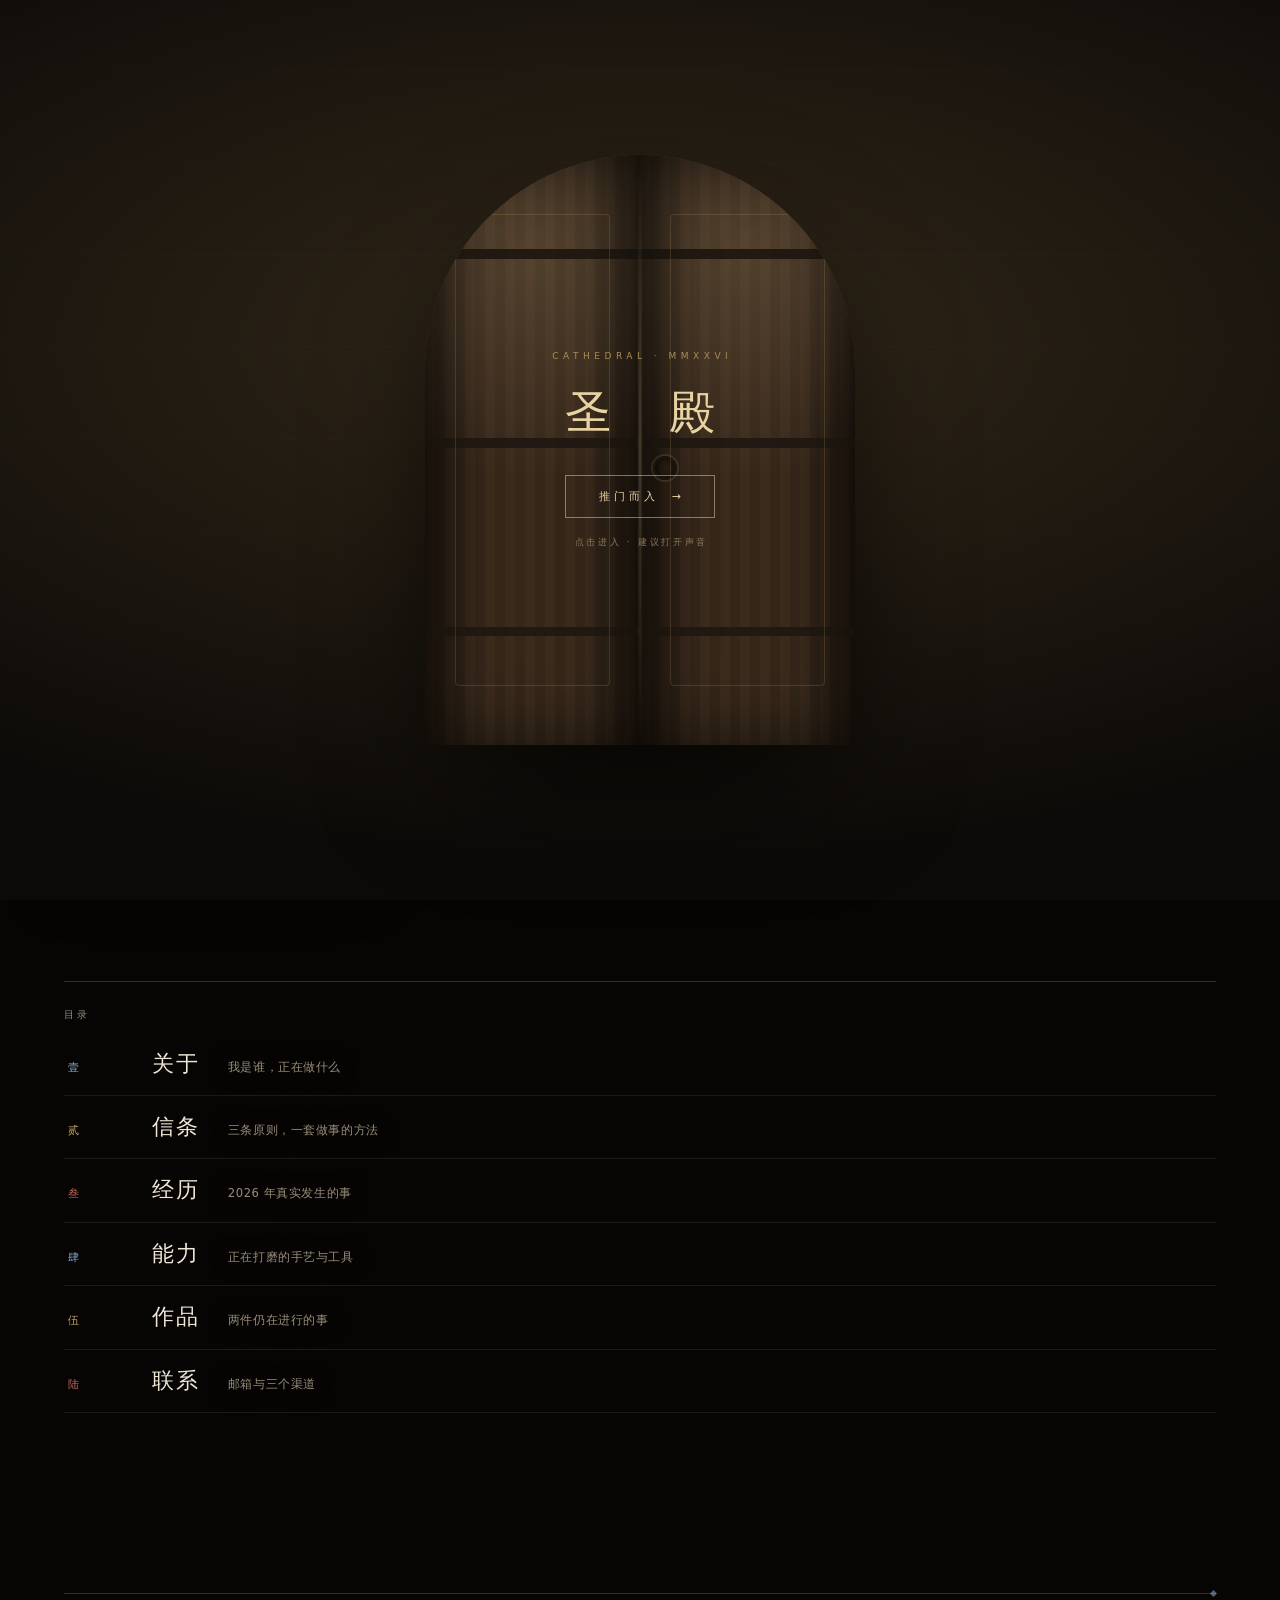
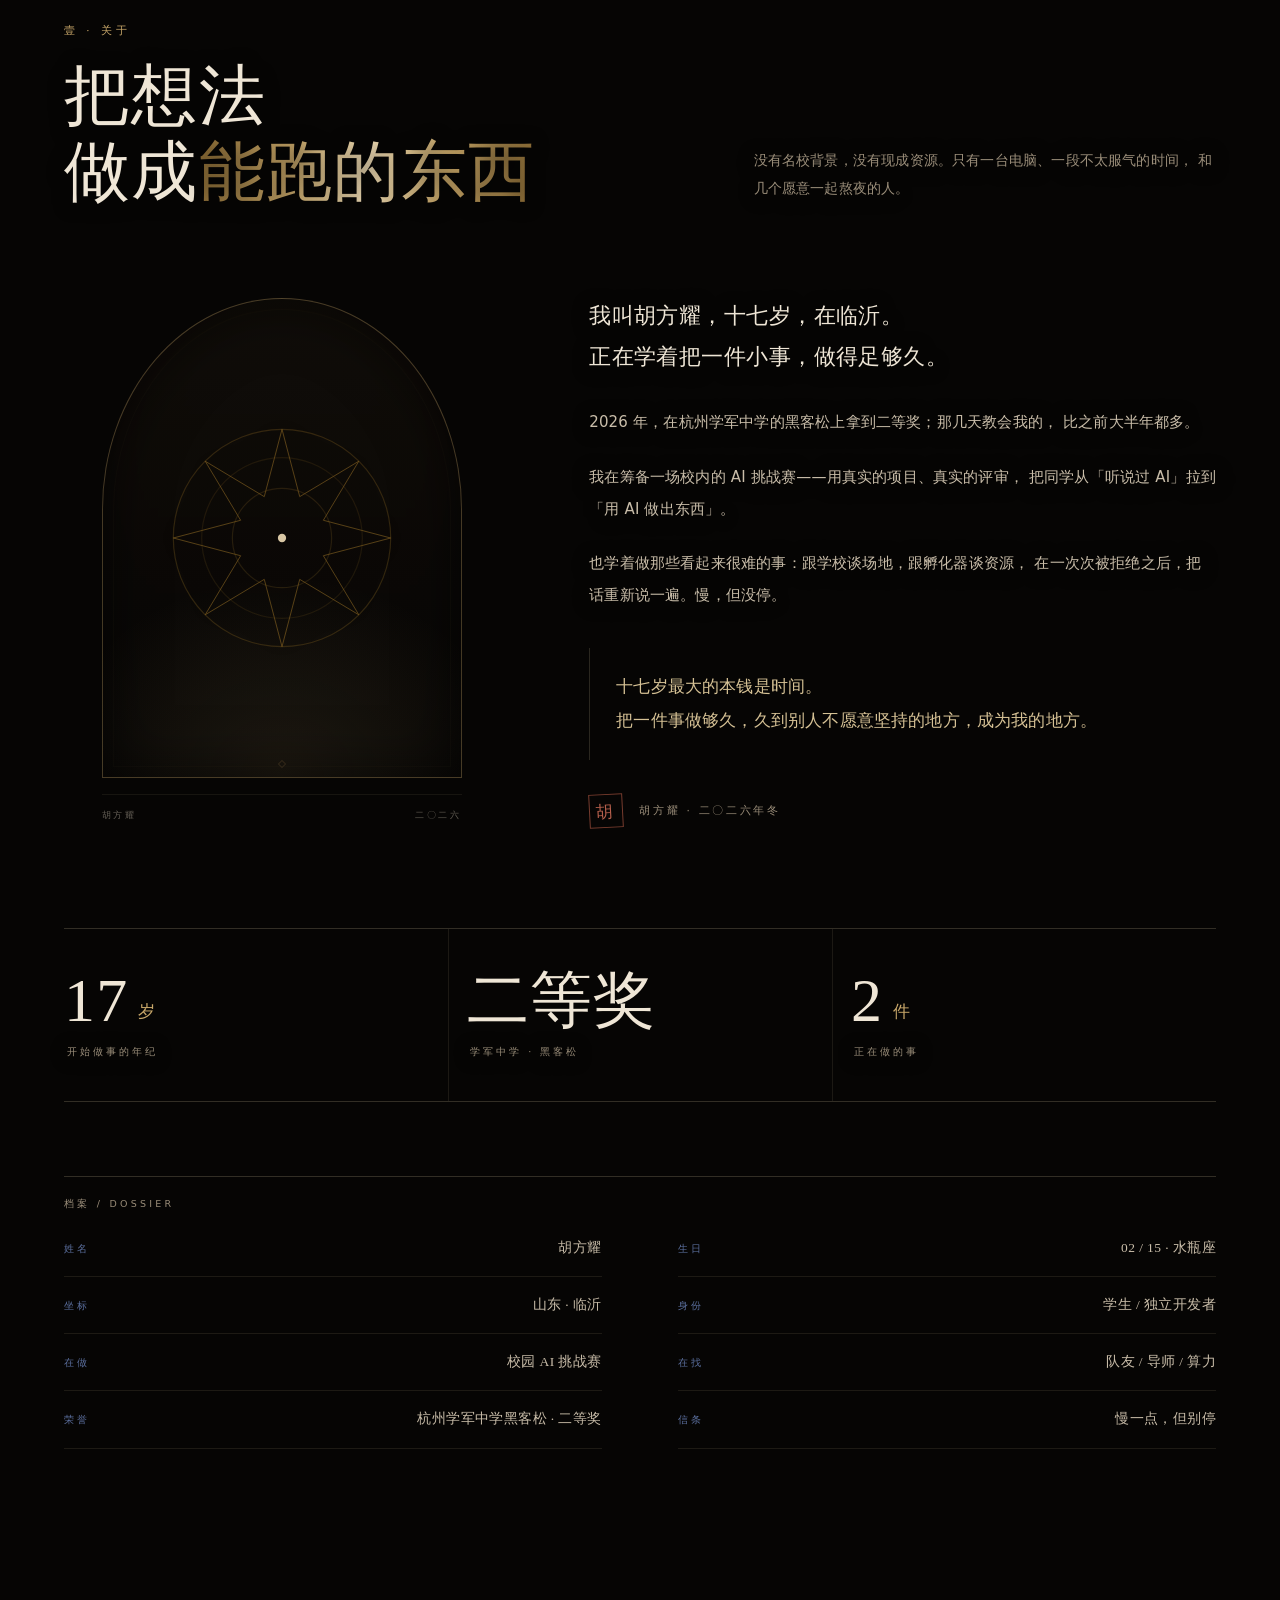
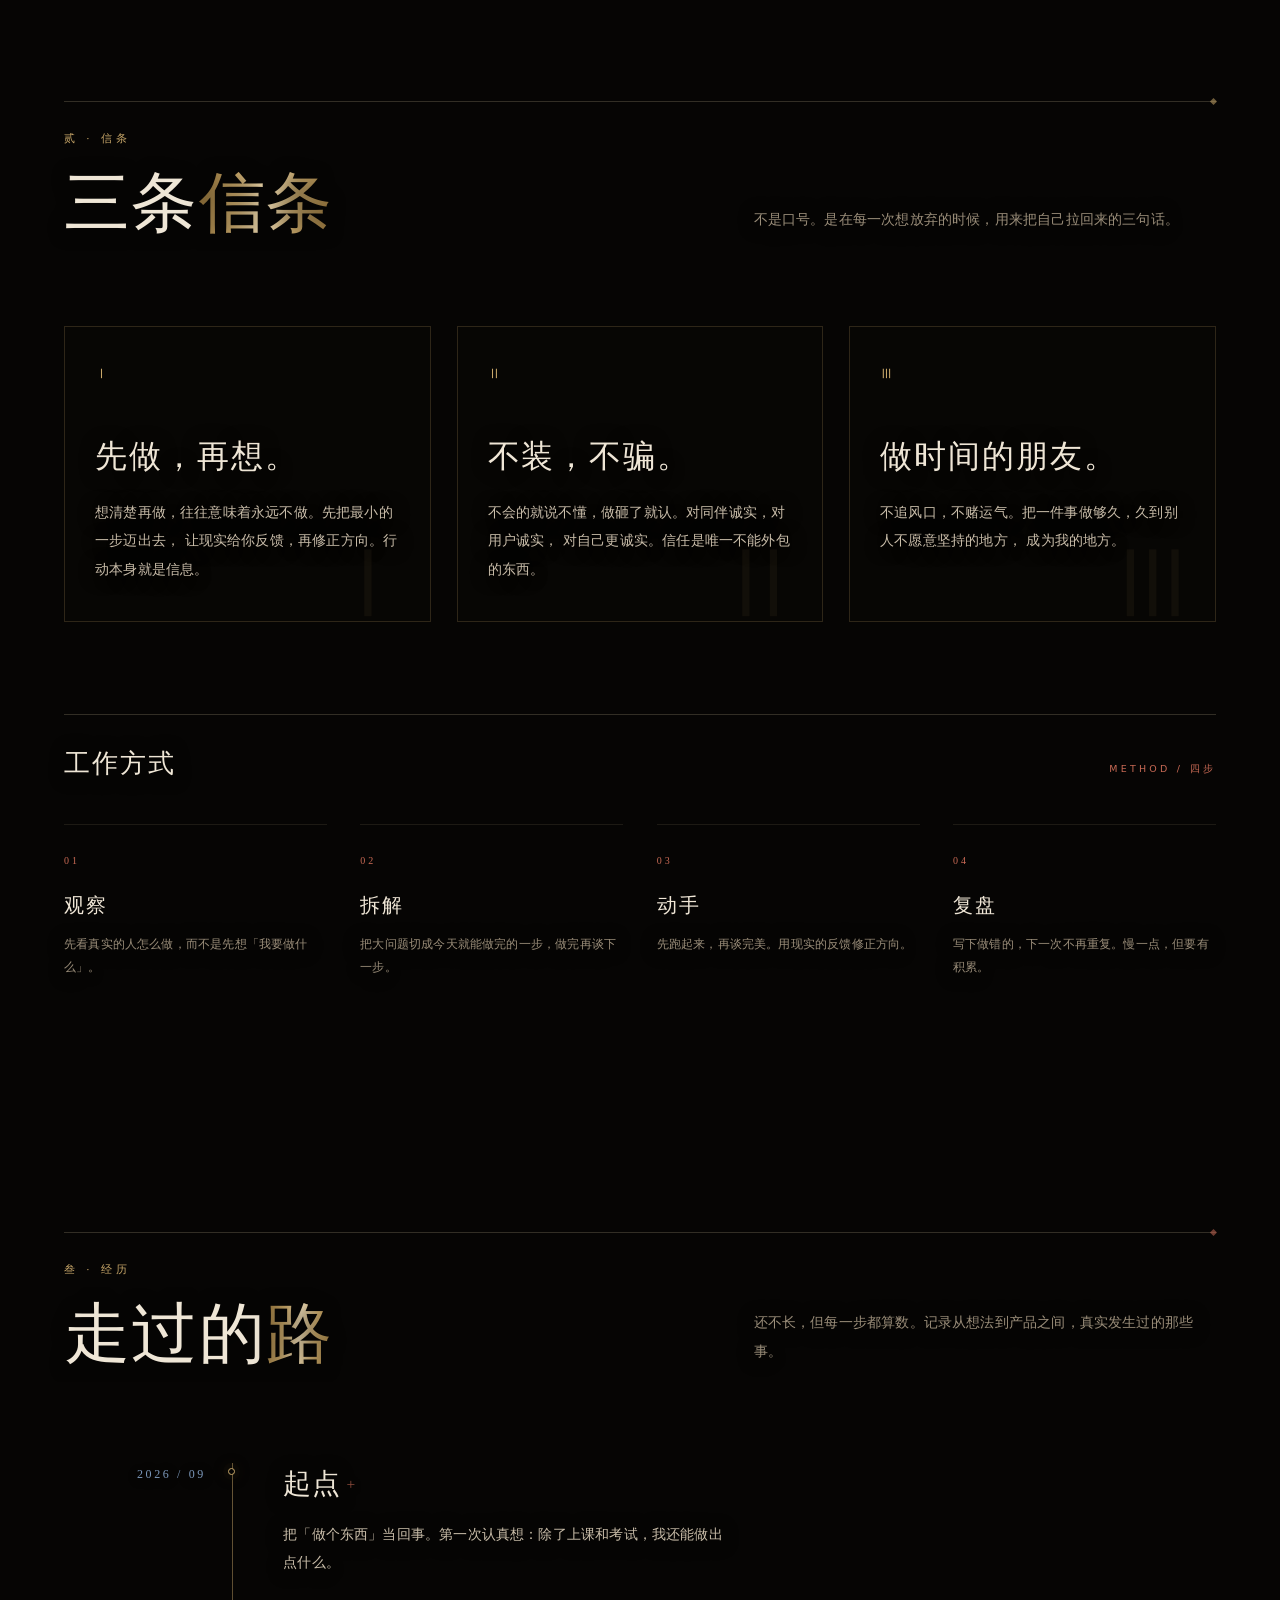
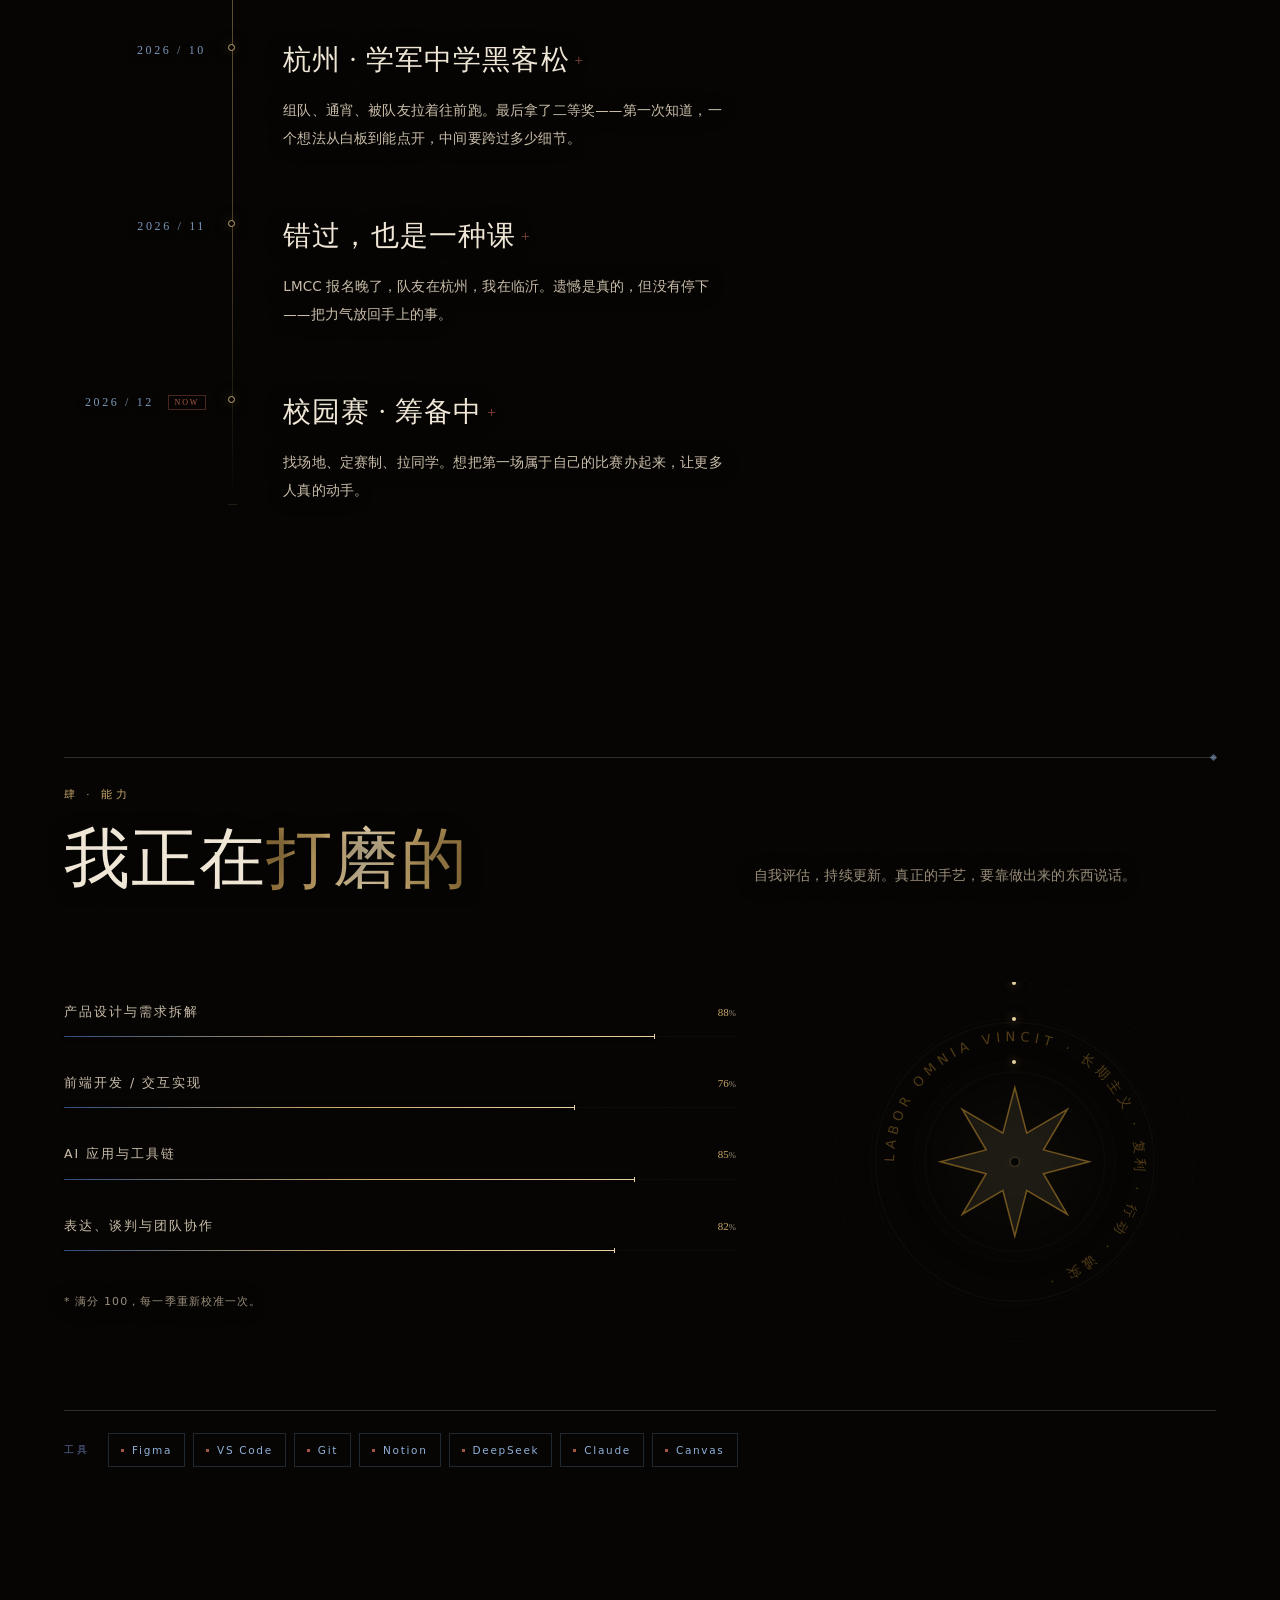
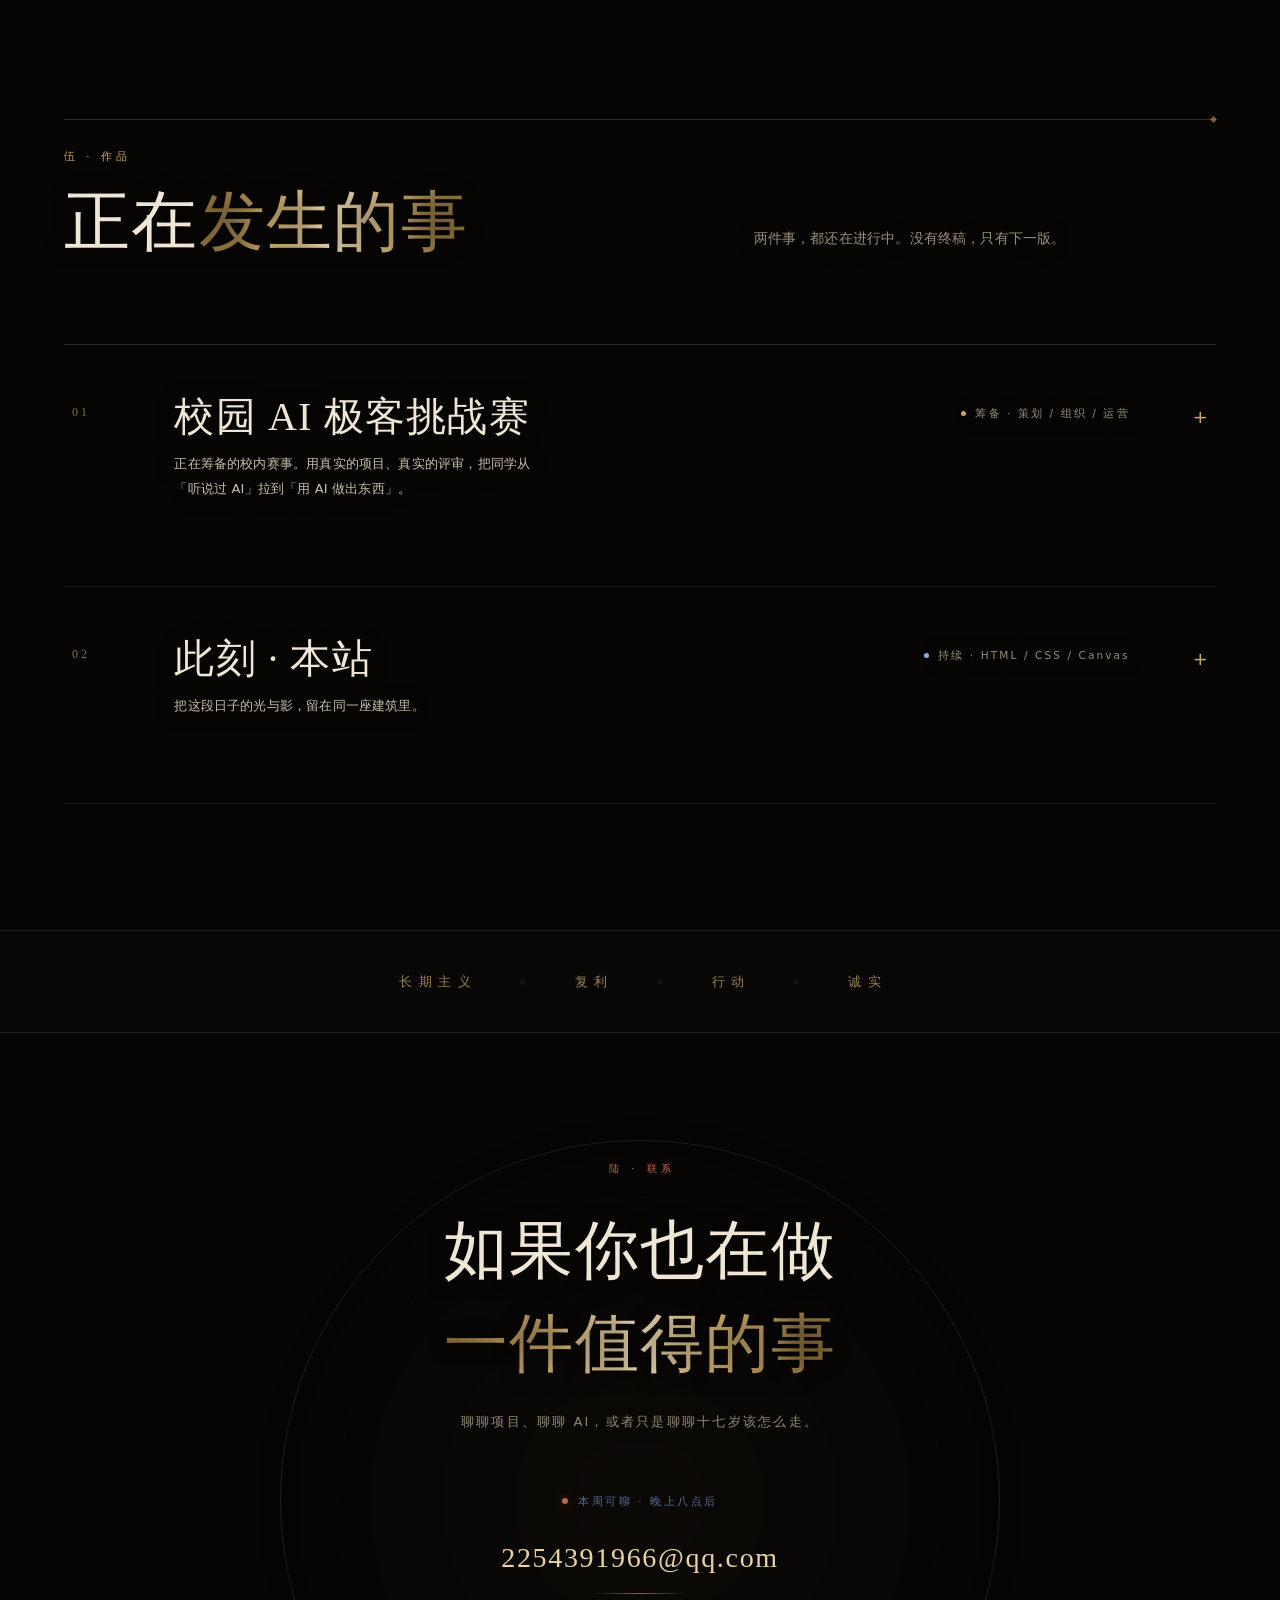
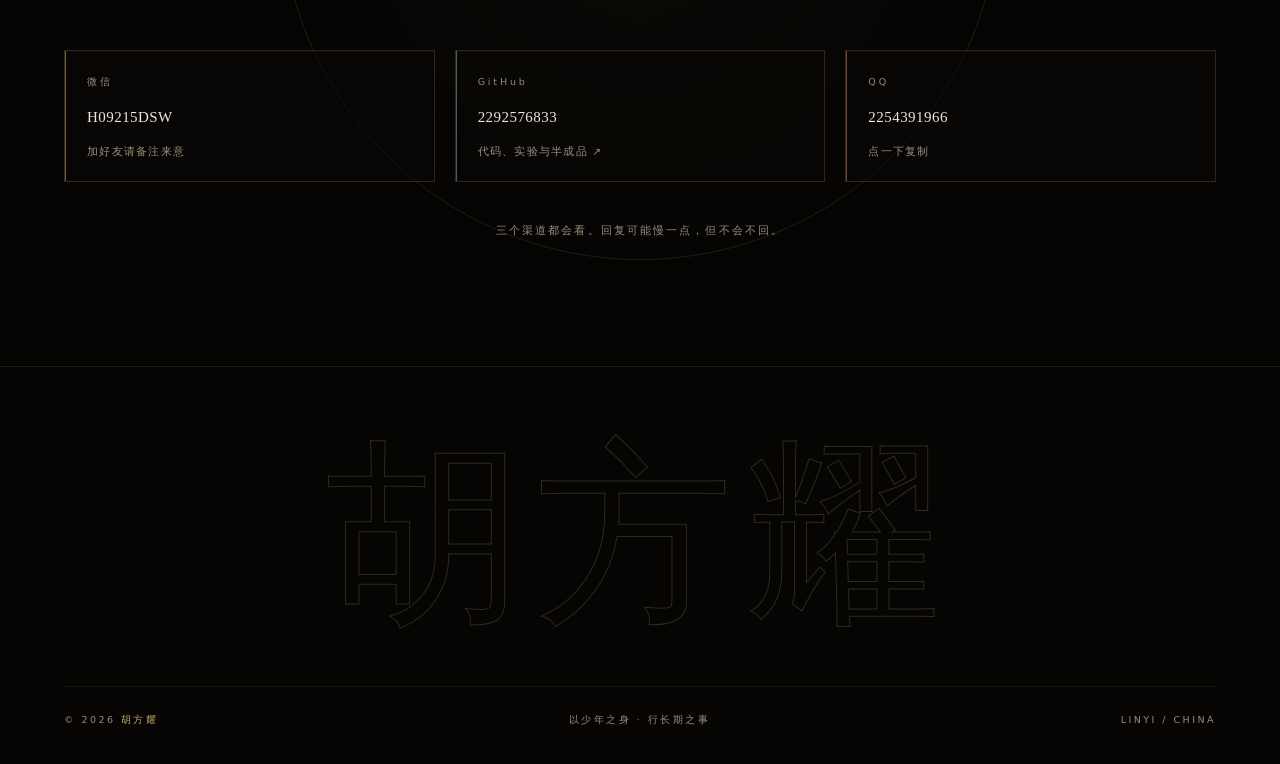
<file: index.html>
<!DOCTYPE html>
<html lang="zh-CN">
<head>
<meta charset="UTF-8" />
<meta name="viewport" content="width=device-width, initial-scale=1.0" />
<title>胡方耀 · 个人档案</title>
<meta name="description" content="十七岁，在临沂。做产品，写代码，把想法做成能跑起来的东西。" />
<meta name="theme-color" content="#050506" />
<link rel="icon" href="data:image/svg+xml,%3Csvg xmlns='http://www.w3.org/2000/svg' viewBox='0 0 64 64'%3E%3Crect width='64' height='64' fill='%23050506'/%3E%3Cpath d='M32 8 L37 27 L48 12 L41 28 L56 32 L41 37 L48 52 L37 40 L32 56 L27 40 L16 52 L23 37 L8 32 L23 28 L16 12 L27 27 Z' fill='%23c8a55e'/%3E%3C/svg%3E" />
<style>
/* ==========================================================================
   0 · 变量与基底
   ========================================================================== */
:root{
  --bg:#f4eee2;
  --bg-1:#ece3d2;
  --ink:#241c13;
  --ink-2:#4f4638;
  --muted:#8a7c66;
  --gold:#8f6a24;
  --gold-hi:#b8892f;
  --gold-lo:#5e451a;
  --azure:#2f4b8f;
  --azure-dim:#5b6f9e;
  --cool:#6a6051;
  --cinnabar:#8c2f2f;
  --cinnabar-hi:#a84a3a;
  --line:rgba(74,58,34,.18);
  --line-2:rgba(74,58,34,.09);
  --serif:"Songti SC","Noto Serif SC","Source Han Serif SC","STSong",Georgia,"Times New Roman",serif;
  --sans:"PingFang SC","Microsoft YaHei","Hiragino Sans GB","Noto Sans SC",system-ui,-apple-system,sans-serif;
  --ease:cubic-bezier(.16,1,.3,1);
  --wrap:min(1240px,90vw);
}

*,*::before,*::after{ box-sizing:border-box; }
html{ scroll-behavior:smooth; overflow-x:clip; -webkit-text-size-adjust:100%; }

body{
  margin:0;
  color:var(--ink);
  font-family:var(--sans);
  font-size:15px;
  line-height:1.95;
  letter-spacing:.012em;
  overflow-x:hidden;
  -webkit-font-smoothing:antialiased;
  text-rendering:optimizeLegibility;
  background:
    radial-gradient(120% 80% at 50% -6%, #fffdf5 0%, rgba(255,253,245,0) 56%),
    radial-gradient(80% 60% at 8% 30%, #f8f1e0 0%, rgba(248,241,224,0) 62%),
    radial-gradient(70% 50% at 94% 100%, #eadfc8 0%, rgba(234,223,200,0) 64%),
    var(--bg);
}

::selection{ background:rgba(74,58,34,.24); color:#fff; }
::-webkit-scrollbar{ width:6px; }
::-webkit-scrollbar-track{ background:#050506; }
::-webkit-scrollbar-thumb{ background:#3a3226; border-radius:6px; }
::-webkit-scrollbar-thumb:hover{ background:#5a4c33; }

a{ color:inherit; }
:focus-visible{ outline:1px solid var(--gold); outline-offset:4px; }


/* ==========================================================================
   0.5 · 亚特兰蒂斯：水光与光斑
   ========================================================================== */
.caustics{
  position:absolute; inset:-16%;
  pointer-events:none;
  mix-blend-mode:screen;
  opacity:.85;
  filter:blur(24px);
  background:
    radial-gradient(28% 18% at 30% 22%, rgba(140,245,242,.11), transparent 62%),
    radial-gradient(22% 14% at 68% 34%, rgba(140,245,242,.08), transparent 62%),
    radial-gradient(30% 18% at 44% 68%, rgba(140,245,242,.06), transparent 64%),
    radial-gradient(18% 12% at 82% 78%, rgba(240,220,180,.05), transparent 62%);
  animation:caustic1 26s ease-in-out infinite alternate;
}
.caustics.c2{
  background:
    radial-gradient(24% 16% at 55% 12%, rgba(120,235,240,.08), transparent 62%),
    radial-gradient(32% 20% at 18% 62%, rgba(120,235,240,.06), transparent 64%),
    radial-gradient(20% 14% at 78% 46%, rgba(240,220,180,.04), transparent 62%);
  animation:caustic2 36s ease-in-out infinite alternate;
}
@keyframes caustic1{ to{ transform:translate3d(3%,2%,0) scale(1.07) rotate(2deg); } }
@keyframes caustic2{ to{ transform:translate3d(-4%,-3%,0) scale(1.1) rotate(-3deg); } }

/* 亚特兰蒂斯环城平面 */
.atlantis{
  position:absolute; inset:-6%;
  width:112%; height:112%;
  pointer-events:none;
  animation:spin 220s linear infinite;
  opacity:.9;
}
.atlantis .at-canals line{ stroke:rgba(74,58,34,.10); stroke-width:.6; }

/* 水面光 */
.hero::before{ display:none; }

/* ==========================================================================
   1 · 背景层
   ========================================================================== */
#stars{
  position:fixed; inset:0; width:100%; height:100%;
  z-index:0; pointer-events:none; opacity:.9;
}
.bg{ position:fixed; inset:0; z-index:0; pointer-events:none; overflow:hidden; }

.aurora{
  position:absolute; border-radius:50%;
  filter:blur(120px); opacity:.42;
  mix-blend-mode:screen;
}
.a1{
  width:64vw; height:64vw; max-width:920px; max-height:920px;
  top:-26%; left:-12%;
  background:radial-gradient(circle at 45% 45%, rgba(28,118,132,.30), transparent 62%);
  animation:drift1 30s ease-in-out infinite alternate;
}
.a2{
  width:58vw; height:58vw; max-width:820px; max-height:820px;
  right:-16%; bottom:-24%;
  background:radial-gradient(circle at 55% 55%, rgba(130,100,52,.20), transparent 64%);
  animation:drift2 36s ease-in-out infinite alternate;
}
@keyframes drift1{ to{ transform:translate3d(6vw,5vh,0) scale(1.12); } }
@keyframes drift2{ to{ transform:translate3d(-7vw,-6vh,0) scale(1.16); } }

/* 顶部光柱 */
.beam{
  position:absolute; top:-52vh; left:50%;
  width:120vw; height:130vh;
  transform:translateX(-50%);
  background:conic-gradient(from 0deg,
    transparent 0deg, rgba(255,250,235,.12) 4deg, transparent 9deg,
    transparent 32deg, rgba(255,250,235,.06) 36deg, transparent 41deg,
    transparent 84deg, rgba(255,250,235,.09) 88deg, transparent 93deg,
    transparent 150deg, rgba(255,250,235,.05) 154deg, transparent 159deg,
    transparent 232deg, rgba(255,250,235,.07) 236deg, transparent 241deg,
    transparent 310deg, rgba(255,250,235,.06) 314deg, transparent 319deg,
    transparent 360deg);
  -webkit-mask-image:radial-gradient(circle at 50% 50%, #000 0%, rgba(0,0,0,.55) 34%, transparent 60%);
  mask-image:radial-gradient(circle at 50% 50%, #000 0%, rgba(0,0,0,.55) 34%, transparent 60%);
  animation:spin 200s linear infinite;
}

/* 细网格 */
.grid{
  position:absolute; inset:0;
  display:grid; grid-template-columns:repeat(4,1fr);
  opacity:.55;
}
.grid i{ border-left:1px solid rgba(74,58,34,.035); }
.grid i:first-child{ border-left:0; }
@media (max-width:900px){ .grid{ grid-template-columns:repeat(2,1fr); } }

/* 暗角与颗粒 */
.vignette{
  position:absolute; inset:0;
  background:
    radial-gradient(ellipse at 50% 0%, transparent 26%, rgba(244,238,226,.5) 72%, rgba(244,238,226,.94) 100%),
    radial-gradient(ellipse at 50% 100%, transparent 34%, rgba(244,238,226,.9) 100%);
}
.grain{
  position:absolute; inset:0; opacity:.05; mix-blend-mode:overlay;
  background-image:url("data:image/svg+xml,%3Csvg xmlns='http://www.w3.org/2000/svg' width='160' height='160'%3E%3Cfilter id='n'%3E%3CfeTurbulence type='fractalNoise' baseFrequency='.8' numOctaves='3' stitchTiles='stitch'/%3E%3C/filter%3E%3Crect width='100%25' height='100%25' filter='url(%23n)'/%3E%3C/svg%3E");
}

@keyframes spin{ to{ transform:rotate(360deg); } }
@keyframes spinRev{ to{ transform:rotate(-360deg); } }

/* ==========================================================================
   2 · 载入
   ========================================================================== */
#loader{
  position:fixed; inset:0; z-index:999;
  display:flex; flex-direction:column; align-items:center; justify-content:center;
  gap:30px;
  background:var(--bg);
  transition:opacity 1.1s var(--ease), visibility 1.1s;
}
#loader.done{ opacity:0; visibility:hidden; }
.load-mark{
  font-family:var(--serif); font-size:34px; letter-spacing:.34em; text-indent:.34em;
  color:var(--gold);
  opacity:0; animation:fadeUp 1.1s var(--ease) .15s forwards;
}
.load-line{ width:168px; height:1px; background:rgba(74,58,34,.15); overflow:hidden; }
.load-line span{
  display:block; height:100%; width:0;
  background:linear-gradient(90deg,transparent,var(--gold),transparent);
  animation:load 1.7s var(--ease) forwards;
}
.load-txt{
  font-size:9.5px; letter-spacing:.5em; text-indent:.5em; color:var(--muted);
  text-transform:uppercase;
}
@keyframes load{ to{ width:100%; } }
@keyframes fadeUp{ from{ opacity:0; transform:translateY(14px); } to{ opacity:1; transform:none; } }

/* ==========================================================================
   3 · 光标 / 进度 / 侧栏
   ========================================================================== */
.cursor,.cursor-ring{
  position:fixed; top:0; left:0; z-index:900;
  pointer-events:none; border-radius:50%;
  opacity:0; transition:opacity .5s;
  mix-blend-mode:screen;
}
.cursor.on,.cursor-ring.on{ opacity:1; }
.cursor{
  width:4px; height:4px; background:var(--gold-hi);
  box-shadow:0 0 10px 1px rgba(74,58,34,.75);
}
.cursor-ring{
  width:30px; height:30px;
  border:1px solid rgba(74,58,34,.32);
  transition:width .5s var(--ease), height .5s var(--ease),
             border-color .5s, opacity .5s, background .5s;
}
.cursor-ring.hot{
  width:52px; height:52px;
  border-color:rgba(143,106,36,.6);
  background:rgba(74,58,34,.05);
}
@media (hover:none){ .cursor,.cursor-ring{ display:none; } }

.progress{ position:fixed; top:0; left:0; right:0; height:1px; z-index:800; }
.progress span{
  display:block; height:100%; width:0;
  background:linear-gradient(90deg,#2f4d7a,var(--gold),var(--gold-hi));
  box-shadow:0 0 10px rgba(74,58,34,.55);
}

/* 左右竖排标尺 */
.rail{
  position:fixed; top:0; bottom:0; width:1px; z-index:2;
  background:linear-gradient(180deg,transparent,var(--line-2) 18%,var(--line-2) 82%,transparent);
  pointer-events:none;
}
.rail.l{ left:clamp(14px,3.2vw,52px); }
.rail.r{ right:clamp(14px,3.2vw,52px); }
.rail em{
  position:absolute; top:50%; left:50%;
  transform:translate(-50%,-50%) rotate(180deg);
  writing-mode:vertical-rl;
  font-style:normal; font-size:9px; letter-spacing:.46em;
  color:rgba(132,125,113,.62);
  text-transform:uppercase;
  white-space:nowrap;
  background:var(--bg); padding:14px 0;
}
@media (max-width:1180px){ .rail{ display:none; } }

/* ==========================================================================
   4 · 导航
   ========================================================================== */
.nav{
  position:fixed; top:0; left:0; right:0; z-index:700;
  display:grid; grid-template-columns:1fr auto 1fr; align-items:center;
  gap:20px;
  padding:24px clamp(20px,4.4vw,60px);
  transition:padding .6s var(--ease), background .6s, border-color .6s, backdrop-filter .6s;
  border-bottom:1px solid transparent;
}
.nav.solid{
  padding-top:14px; padding-bottom:14px;
  background:rgba(244,238,226,.62);
  backdrop-filter:blur(16px) saturate(120%);
  -webkit-backdrop-filter:blur(16px) saturate(120%);
  border-bottom-color:var(--line-2);
}
.brand{
  display:inline-flex; align-items:center; gap:12px;
  text-decoration:none; width:max-content;
}
.brand svg{ width:20px; height:20px; animation:spin 40s linear infinite; }
.brand span{
  font-family:var(--serif); font-size:13px; letter-spacing:.32em; text-indent:.32em;
  color:var(--ink);
}

.nav-links{
  display:flex; gap:clamp(18px,2.6vw,38px);
  list-style:none; margin:0; padding:0;
  justify-self:center;
}
.nav-links a{
  position:relative;
  font-size:11.5px; letter-spacing:.2em; text-indent:.2em;
  color:rgba(185,178,165,.68);
  text-decoration:none;
  padding:4px 0;
  transition:color .45s;
}
.nav-links a::after{
  content:""; position:absolute; left:0; bottom:0; height:1px; width:0;
  background:var(--gold);
  transition:width .55s var(--ease);
}
.nav-links a:hover,.nav-links a.active{ color:var(--gold-hi); }
.nav-links a:hover::after,.nav-links a.active::after{ width:100%; }

.nav-cta{
  justify-self:end;
  display:inline-flex; align-items:center; gap:9px;
  padding:9px 18px;
  border:1px solid var(--line);
  font-size:10.5px; letter-spacing:.22em; text-indent:.22em;
  color:var(--ink-2); text-decoration:none;
  background:transparent;
  transition:border-color .5s, color .5s, background .5s;
}
.nav-cta i{
  width:5px; height:5px; border-radius:50%;
  background:var(--gold); box-shadow:0 0 8px rgba(74,58,34,.8);
}
.nav-cta:hover{ color:var(--gold-hi); border-color:rgba(74,58,34,.42); background:rgba(74,58,34,.04); }
@keyframes pulse{ 0%,100%{ opacity:.4; } 50%{ opacity:1; } }

.menu-btn{
  display:none; justify-self:end;
  width:40px; height:40px; border:0; background:transparent;
  position:relative; cursor:pointer; -webkit-tap-highlight-color:transparent;
}
.menu-btn span{
  position:absolute; left:9px; width:22px; height:1px;
  background:var(--gold);
  transition:top .5s var(--ease), transform .5s var(--ease), width .5s var(--ease);
}
.menu-btn span:first-child{ top:16px; }
.menu-btn span:last-child{ top:23px; width:15px; }
.menu-btn:hover span:last-child{ width:22px; }
.menu-btn.open span:first-child{ top:20px; transform:rotate(45deg); }
.menu-btn.open span:last-child{ top:20px; width:22px; transform:rotate(-45deg); }

.menu{
  position:fixed; inset:0; z-index:690;
  background:rgba(244,238,226,.97);
  backdrop-filter:blur(20px); -webkit-backdrop-filter:blur(20px);
  display:flex; align-items:center; justify-content:center;
  opacity:0; visibility:hidden;
  transition:opacity .7s var(--ease), visibility .7s;
}
.menu.open{ opacity:1; visibility:visible; }
.menu ol{
  list-style:none; margin:0; padding:0;
  display:flex; flex-direction:column; gap:14px;
  counter-reset:m;
}
.menu li{
  opacity:0; transform:translateY(22px);
  transition:opacity .8s var(--ease), transform .8s var(--ease);
  display:flex; align-items:baseline; gap:16px;
  border-bottom:1px solid var(--line-2);
  padding-bottom:12px;
  min-width:min(72vw,320px);
}
.menu.open li{ opacity:1; transform:none; }
.menu.open li:nth-child(1){ transition-delay:.06s; }
.menu.open li:nth-child(2){ transition-delay:.12s; }
.menu.open li:nth-child(3){ transition-delay:.18s; }
.menu.open li:nth-child(4){ transition-delay:.24s; }
.menu.open li:nth-child(5){ transition-delay:.30s; }
.menu.open li:nth-child(6){ transition-delay:.36s; }
.menu li i{ font-style:normal; font-size:10px; letter-spacing:.2em; color:var(--gold); }
.menu li a{
  font-family:var(--serif); font-size:28px; letter-spacing:.14em;
  text-decoration:none; color:var(--ink);
  transition:color .4s, letter-spacing .4s;
}
.menu li a:hover{ color:var(--gold-hi); letter-spacing:.2em; }

@media (max-width:860px){
  .nav{ grid-template-columns:1fr auto; }
  .nav-links{ display:none; }
  .nav-cta{ display:none; }
  .menu-btn{ display:block; }
}

/* ==========================================================================
   5 · 排版基础
   ========================================================================== */
main{ position:relative; z-index:2; }
section{
  position:relative;
  padding:clamp(96px,14vh,168px) 0;
  scroll-margin-top:70px;
}
.wrap{ width:var(--wrap); margin:0 auto; }

.eyebrow{
  display:flex; align-items:center; gap:16px;
  font-size:10px; letter-spacing:.46em; text-indent:.46em;
  color:var(--gold); text-transform:uppercase;
  margin:0;
}
.eyebrow::before{ content:""; width:34px; height:1px; background:var(--gold); opacity:.7; }

.sec-head{
  display:grid;
  grid-template-columns:1.15fr .85fr;
  gap:clamp(20px,5vw,70px);
  align-items:end;
  padding-top:26px;
  border-top:1px solid var(--line);
  margin-bottom:clamp(44px,7vw,84px);
}
.sec-head .idx{
  font-family:var(--serif);
  font-size:11px; letter-spacing:.4em;
  color:var(--gold); margin-bottom:16px; display:block;
}
h2{
  font-family:var(--serif);
  font-weight:400;
  font-size:clamp(34px,5.2vw,66px);
  line-height:1.16;
  letter-spacing:.02em;
  margin:0;
  text-wrap:balance;
}
.sec-desc{
  margin:0 0 8px;
  color:var(--cool);
  font-size:13.5px;
  line-height:2.1;
  max-width:36em;
}
@media (max-width:860px){
  .sec-head{ grid-template-columns:1fr; align-items:start; gap:18px; }
  .sec-desc{ max-width:none; }
}

.gold{
  background:linear-gradient(96deg,#6f5529 0%,#8f6a24 26%,#ecdcb8 44%,#c9a76b 60%,#7d5f2f 100%);
  background-size:220% 100%;
  -webkit-background-clip:text; background-clip:text;
  color:transparent;
  animation:sheen 22s linear infinite;
}
@keyframes sheen{ to{ background-position:220% 0; } }

/* ==========================================================================
   6 · 首屏
   ========================================================================== */
.hero{
  min-height:100svh;
  display:flex; flex-direction:column; justify-content:center;
  padding:130px 0 76px;
  overflow:hidden;
  position:relative;
}
.hero-shaft{
  position:absolute; top:-8%; left:50%;
  width:46vw; height:78vh;
  transform:translateX(-50%);
  background:linear-gradient(180deg, rgba(255,250,235,.16), rgba(255,250,235,.04) 52%, transparent 82%);
  clip-path:polygon(41% 0, 59% 0, 84% 100%, 16% 100%);
  filter:blur(26px);
  mix-blend-mode:screen;
  pointer-events:none; z-index:1;
  animation:shaft 12s ease-in-out infinite alternate;
}
@keyframes shaft{
  from{ opacity:.55; transform:translateX(-50%) scaleX(.96); }
  to{ opacity:1; transform:translateX(-50%) scaleX(1.06); }
}

.halo{
  position:absolute; top:46%; left:50%;
  width:min(72vw,760px); aspect-ratio:1;
  transform:translate(-50%,-50%);
  pointer-events:none; z-index:1;
}
.ring{
  position:absolute; inset:0; border-radius:50%;
  border:1px solid rgba(74,58,34,.11);
}
.ring::before{
  content:""; position:absolute; inset:-1px; border-radius:50%;
  border:1px solid transparent;
  border-top-color:rgba(74,58,34,.5);
  border-right-color:rgba(74,58,34,.07);
}
.r1{ animation:spin 52s linear infinite; }
.r2{ inset:12%; animation:spinRev 74s linear infinite; }
.r2::before{ border-top-color:rgba(74,58,34,.26); border-left-color:rgba(74,58,34,.12); }
.r3{ inset:26%; animation:spin 104s linear infinite; }
.r3::before{ border-top-color:rgba(74,58,34,.18); }
.halo-dot{
  position:absolute; inset:0;
  animation:spin 34s linear infinite;
}
.halo-dot i{
  position:absolute; top:-2.5px; left:50%;
  width:5px; height:5px; margin-left:-2.5px;
  border-radius:50%; background:var(--gold-hi);
  box-shadow:0 0 14px 3px rgba(74,58,34,.6);
}
.halo-glow{
  position:absolute; inset:20%;
  border-radius:50%;
  background:radial-gradient(circle,rgba(74,58,34,.18),rgba(143,106,36,.05) 45%,transparent 68%);
  filter:blur(30px);
  animation:breathe 8s ease-in-out infinite;
}
@keyframes breathe{
  0%,100%{ opacity:.5; transform:scale(.97); }
  50%{ opacity:1; transform:scale(1.05); }
}

.hero-inner{
  position:relative; z-index:3;
  width:var(--wrap); margin:0 auto;
  text-align:center;
  will-change:transform;
}

.hero-eyebrow{
  display:inline-flex; align-items:center; gap:14px;
  font-size:10px; letter-spacing:.5em; text-indent:.5em;
  color:var(--muted); text-transform:uppercase;
  margin-bottom:clamp(20px,3vh,34px);
}
.hero-eyebrow::before,.hero-eyebrow::after{
  content:""; width:clamp(24px,7vw,70px); height:1px;
  background:linear-gradient(90deg,transparent,var(--line));
}
.hero-eyebrow::after{ background:linear-gradient(90deg,var(--line),transparent); }

h1.name{
  font-family:var(--serif);
  font-weight:400;
  font-size:clamp(70px,14.5vw,182px);
  line-height:.94;
  letter-spacing:.1em;
  text-indent:.1em;
  margin:0 0 clamp(20px,3vh,34px);
  display:flex; justify-content:center;
  perspective:900px;
}
h1.name span{
  display:inline-block;
  opacity:0;
  transform:translateY(70px) rotateX(-55deg);
  filter:blur(12px);
  animation:letterIn 2.1s var(--ease) forwards;
}
h1.name span:nth-child(1){ animation-delay:.25s; }
h1.name span:nth-child(2){ animation-delay:.4s; }
h1.name span:nth-child(3){ animation-delay:.55s; }
@keyframes letterIn{ to{ opacity:1; transform:none; filter:blur(0); } }

.hero-rule{
  display:flex; align-items:center; justify-content:center; gap:16px;
  margin:0 auto clamp(16px,2.4vh,26px);
  width:min(560px,80vw);
  opacity:0;
  animation:fadeUp 1.2s var(--ease) 1s forwards;
}
.hero-rule i{ flex:1; height:1px; background:linear-gradient(90deg,transparent,var(--line),transparent); }
.hero-rule b{
  width:6px; height:6px; transform:rotate(45deg);
  border:1px solid rgba(74,58,34,.6);
}

.hero-role{
  font-family:var(--serif);
  font-size:clamp(12px,1.35vw,14px);
  letter-spacing:.46em; text-indent:.46em;
  color:var(--ink-2);
  margin:0 0 clamp(18px,2.6vh,28px);
}

.hero-lead{
  max-width:600px; margin:0 auto clamp(30px,4.2vh,48px);
  font-size:clamp(13.5px,1.4vw,15.5px);
  line-height:2.2;
  color:var(--ink-2);
}

/* 首屏三栏信息 */
.hero-meta{
  width:min(860px,100%);
  margin:0 auto;
  display:grid; grid-template-columns:repeat(3,1fr);
  border-top:1px solid var(--line-2);
}
.hero-meta div{
  padding:20px 16px 0;
  border-left:1px solid var(--line-2);
  text-align:left;
}
.hero-meta div:first-child{ border-left:0; padding-left:0; }
.hero-meta dt{
  font-size:9.5px; letter-spacing:.34em; text-indent:.34em;
  color:var(--azure-dim); text-transform:uppercase;
  margin-bottom:8px;
}
.hero-meta dd{
  margin:0; font-family:var(--serif);
  font-size:14px; letter-spacing:.06em; color:var(--ink-2);
}
@media (max-width:640px){
  .hero-meta{ grid-template-columns:1fr; }
  .hero-meta div{ border-left:0; border-top:1px solid var(--line-2); padding:16px 0 0; margin-top:16px; }
  .hero-meta div:first-child{ border-top:0; margin-top:0; padding-top:0; }
}

.scroll-cue{
  position:absolute; left:50%; bottom:26px; transform:translateX(-50%);
  z-index:3;
  display:flex; flex-direction:column; align-items:center; gap:12px;
  font-size:9px; letter-spacing:.44em; text-indent:.44em;
  color:var(--muted);
}
.scroll-cue .t{ width:1px; height:48px; background:rgba(74,58,34,.14); position:relative; overflow:hidden; }
.scroll-cue .t::after{
  content:""; position:absolute; left:0; top:-48px; width:100%; height:48px;
  background:linear-gradient(180deg,transparent,var(--gold));
  animation:drop 2.6s var(--ease) infinite;
}
@keyframes drop{ to{ top:48px; } }

/* ==========================================================================
   7 · 关于
   ========================================================================== */
.about-grid{
  display:grid;
  grid-template-columns:.82fr 1.18fr;
  gap:clamp(36px,7vw,104px);
  align-items:center;
}
@media (max-width:900px){ .about-grid{ grid-template-columns:1fr; gap:48px; } }

.portrait{ position:relative; margin:0 auto; width:min(360px,76vw); }
.arch{
  position:relative;
  aspect-ratio:3/4;
  border:1px solid rgba(201,168,106,.3);
  border-radius:50% 50% 0 0 / 44% 44% 0 0;
  overflow:hidden;
  background:
    radial-gradient(110% 70% at 50% 100%, rgba(201,168,106,.12), transparent 60%),
    linear-gradient(180deg, rgba(22,17,12,.7), rgba(7,6,5,.92));
  box-shadow:inset 0 0 60px rgba(0,0,0,.65);
}
.arch::after{
  content:""; position:absolute; inset:10px;
  border-radius:50% 50% 0 0 / 44% 44% 0 0;
  border:1px solid rgba(74,58,34,.07);
  pointer-events:none;
}
.arch svg{
  position:absolute; top:50%; left:50%;
  width:66%;
  translate:-50% -50%;
  animation:spin 150s linear infinite;
  filter:drop-shadow(0 0 22px rgba(74,58,34,.16));
}
.portrait .p-cap{
  margin-top:16px;
  display:flex; justify-content:space-between; gap:12px;
  font-size:9px; letter-spacing:.3em; text-transform:uppercase;
  color:rgba(132,125,113,.75);
}
.portrait .p-cap b{ color:rgba(74,58,34,.6); font-weight:400; }

.about-copy p{ margin:0 0 22px; color:var(--ink-2); line-height:2.15; }
.about-copy p:last-of-type{ margin-bottom:0; }
.about-copy .lead{
  font-family:var(--serif);
  font-size:clamp(17px,2vw,22px);
  line-height:1.9;
  color:var(--ink);
  letter-spacing:.02em;
  margin-bottom:28px;
}
.pull{
  margin:36px 0 0;
  padding:22px 0 22px 26px;
  border-left:1px solid var(--line);
  font-family:var(--serif);
  font-size:clamp(15px,1.6vw,17px);
  color:var(--gold-hi);
  line-height:2;
  opacity:.92;
}

.sig{
  display:flex; align-items:center; gap:16px;
  margin-top:34px;
  font-size:10.5px; letter-spacing:.26em;
  color:var(--muted);
}
.seal{
  display:grid; place-items:center;
  width:34px; height:34px; flex:0 0 auto;
  border:1px solid rgba(180,90,70,.72);
  color:#c96a55;
  font-family:var(--serif);
  font-size:17px; line-height:1;
  transform:rotate(-3deg);
  opacity:.9;
}

/* 数字 */
.figures{
  display:grid; grid-template-columns:repeat(3,1fr);
  margin-top:clamp(56px,8vw,100px);
  border-top:1px solid var(--line);
  border-bottom:1px solid var(--line);
}
.fig{ padding:clamp(26px,3.4vw,40px) 18px; border-left:1px solid var(--line-2); }
.fig:first-child{ border-left:0; padding-left:0; }
.fig .n{
  font-family:var(--serif); font-size:clamp(38px,5vw,62px);
  line-height:1; color:var(--ink);
  letter-spacing:.02em;
  font-variant-numeric:tabular-nums;
}
.fig .n small{
  font-size:.28em; letter-spacing:.26em; color:var(--gold);
  margin-left:10px; vertical-align:.2em;
}
.fig .c{
  margin-top:12px; font-size:9.5px; letter-spacing:.32em; text-indent:.32em;
  color:var(--azure-dim); text-transform:uppercase;
}
@media (max-width:640px){
  .figures{ grid-template-columns:1fr; }
  .fig{ border-left:0; border-top:1px solid var(--line-2); padding-left:0; }
  .fig:first-child{ border-top:0; }
}

/* ==========================================================================
   8 · 信条
   ========================================================================== */
.creed-grid{
  display:grid; grid-template-columns:repeat(3,1fr);
  gap:clamp(14px,2vw,26px);
}
@media (max-width:860px){ .creed-grid{ grid-template-columns:1fr; } }

.creed{
  position:relative;
  padding:34px 30px 38px;
  border:1px solid rgba(74,58,34,.14);
  background:
    linear-gradient(180deg, rgba(255,255,255,.026), rgba(255,255,255,.004) 52%, rgba(255,255,255,0)),
    rgba(255,255,255,.004);
  overflow:hidden;
  transition:border-color .7s var(--ease), background .7s var(--ease), transform .7s var(--ease);
}
.creed:hover{
  border-color:rgba(74,58,34,.4);
  transform:translateY(-4px);
  background:
    linear-gradient(180deg, rgba(255,255,255,.045), rgba(255,255,255,.008) 56%, rgba(255,255,255,0)),
    rgba(255,255,255,.006);
}
.creed::before{
  content:""; position:absolute; left:0; top:0; height:1px; width:0;
  background:linear-gradient(90deg,var(--gold),transparent);
  transition:width 1.1s var(--ease);
}
.creed:hover::before{ width:100%; }
.creed .num{
  font-family:var(--serif);
  font-size:13px; letter-spacing:.4em; color:var(--gold);
  display:block; margin-bottom:clamp(28px,4vw,46px);
}
.creed h3{
  font-family:var(--serif); font-weight:400;
  font-size:clamp(24px,2.8vw,32px);
  line-height:1.5; letter-spacing:.06em;
  margin:0 0 18px; color:var(--ink);
}
.creed p{ margin:0; font-size:13.5px; line-height:2.1; color:var(--muted); }
.creed .wm{
  position:absolute; right:16px; bottom:0;
  font-family:var(--serif); font-size:92px; line-height:.8;
  color:rgba(74,58,34,.05);
  pointer-events:none;
}

/* ==========================================================================
   9 · 经历
   ========================================================================== */
.tl{ position:relative; padding-left:0; }
.tl::before{
  content:""; position:absolute; left:clamp(96px,14vw,168px); top:6px; bottom:0;
  width:1px;
  background:linear-gradient(180deg,rgba(74,58,34,.5),rgba(74,58,34,.45) 60%,transparent);
  transform:scaleY(0); transform-origin:top;
  transition:transform 2s var(--ease);
}
.tl.on::before{ transform:scaleY(1); }

.tl-item{
  display:grid; grid-template-columns:clamp(96px,14vw,168px) 1fr;
  gap:clamp(24px,4vw,52px);
  padding-bottom:clamp(38px,5vw,56px);
  position:relative;
}
.tl-item:last-child{ padding-bottom:0; }
.tl-date{
  font-family:var(--serif);
  font-size:12px; letter-spacing:.22em;
  color:var(--azure); opacity:.85;
  padding-top:6px; text-align:right;
  padding-right:26px;
}
.tl-item::before{
  content:""; position:absolute; top:11px;
  left:calc(clamp(96px,14vw,168px) - 4px);
  width:7px; height:7px; border-radius:50%;
  background:var(--bg); border:1px solid var(--gold);
  box-shadow:0 0 0 5px rgba(74,58,34,.05), 0 0 16px rgba(74,58,34,.45);
}
.tl-body h3{
  font-family:var(--serif); font-weight:400;
  font-size:clamp(21px,2.6vw,28px);
  letter-spacing:.04em; margin:0 0 10px; color:var(--ink);
}
.tl-body p{ margin:0; font-size:13.5px; line-height:2.05; color:var(--muted); max-width:52ch; }

@media (max-width:700px){
  .tl::before{ left:5px; }
  .tl-item{ grid-template-columns:1fr; gap:10px; padding-left:30px; }
  .tl-item::before{ left:1px; }
  .tl-date{ text-align:left; padding:0; }
}

/* ==========================================================================
   10 · 能力
   ========================================================================== */
.skill-grid{
  display:grid; grid-template-columns:1.25fr .75fr;
  gap:clamp(30px,6vw,88px); align-items:center;
}
@media (max-width:900px){ .skill-grid{ grid-template-columns:1fr; } .rune{ order:-1; } }

.sk{ margin-bottom:clamp(24px,3vw,34px); }
.sk:last-child{ margin-bottom:0; }
.sk-top{
  display:flex; justify-content:space-between; align-items:baseline;
  margin-bottom:12px;
  font-size:12.5px; letter-spacing:.16em; color:var(--ink-2);
}
.sk-top em{
  font-style:normal; font-family:var(--serif);
  font-size:11px; letter-spacing:0; color:var(--gold);
  font-variant-numeric:tabular-nums;
}
.sk-top em::after{ content:"%"; font-size:.78em; margin-left:0; color:var(--muted); letter-spacing:0; }
.bar{ height:1px; background:rgba(74,58,34,.1); position:relative; }
.bar i{
  position:absolute; inset:0; width:0;
  background:linear-gradient(90deg,#2f4d7a,var(--gold),var(--gold-hi));
  box-shadow:0 0 6px rgba(74,58,34,.22);
  transition:width 2s var(--ease);
}
.bar i::after{
  content:""; position:absolute; right:0; top:-2px;
  width:1px; height:5px; background:var(--gold-hi);
}
.sk-note{ margin-top:clamp(28px,4vw,40px); font-size:11px; letter-spacing:.1em; color:var(--muted); }

.rune{
  position:relative; width:min(360px,74vw); aspect-ratio:1;
  margin:0 auto; display:grid; place-items:center;
  overflow:hidden; border-radius:50%;
}
.rune .rr{
  position:absolute; inset:0; border-radius:50%;
  border:1px dashed rgba(74,58,34,.16);
  animation:spin 80s linear infinite;
}
.rune .rr.b{
  inset:10%; border-style:solid; border-color:rgba(74,58,34,.1);
  animation-direction:reverse; animation-duration:110s;
}
.rune .rr.c{
  inset:22%; border-color:rgba(74,58,34,.14);
  animation-duration:56s;
}
.rune .rr::before{
  content:""; position:absolute; top:-2px; left:50%; margin-left:-2px;
  width:4px; height:4px; border-radius:50%;
  background:var(--gold-hi); box-shadow:0 0 10px 2px rgba(74,58,34,.55);
}
.rune .glow{
  position:absolute; inset:18%; border-radius:50%;
  background:radial-gradient(circle,rgba(74,58,34,.12),transparent 64%);
  filter:blur(18px);
  animation:breathe 8s ease-in-out infinite;
}
.rune svg{ position:relative; width:86%; height:86%; }
.rune .ring-text{
  font-family:var(--sans); font-size:8.5px; letter-spacing:3.2px;
  fill:rgba(143,106,36,.55);
}
.rune .star{
  fill:rgba(240,221,182,.08);
  stroke:rgba(143,106,36,.75);
  stroke-width:1;
  transform-origin:100px 100px;
  animation:spin 30s linear infinite;
}

/* ==========================================================================
   11 · 作品（列表式）
   ========================================================================== */
.works{ border-top:1px solid var(--line); }
.work{
  position:relative;
  display:grid;
  grid-template-columns:64px 1fr 240px 40px;
  gap:clamp(16px,3vw,40px);
  align-items:start;
  padding:clamp(28px,4vw,46px) 8px;
  border-bottom:1px solid var(--line-2);
  text-decoration:none;
  overflow:hidden;
  transition:padding .6s var(--ease);
}
.work::before{
  content:""; position:absolute; inset:0;
  background:linear-gradient(90deg, rgba(74,58,34,.055), rgba(74,58,34,.012) 46%, transparent 72%);
  opacity:0; transition:opacity .7s var(--ease);
  pointer-events:none;
}
.work:hover::before{ opacity:1; }
.work:hover{ padding-left:22px; }

.w-idx{
  font-family:var(--serif); font-size:12px; letter-spacing:.24em;
  padding-top:10px;
  color:var(--gold); opacity:.65;
  transition:opacity .5s;
}
.work:hover .w-idx{ opacity:1; }

.w-main h3{
  font-family:var(--serif); font-weight:400;
  font-size:clamp(24px,3.4vw,40px);
  letter-spacing:.03em; line-height:1.3;
  margin:0 0 8px; color:var(--ink);
  transition:color .5s var(--ease), transform .6s var(--ease);
}
.work:hover .w-main h3{ color:var(--gold-hi); transform:translateX(4px); }
.w-main p{
  margin:0; font-size:13px; line-height:1.95; color:var(--muted);
  max-width:44ch;
}
.w-meta{
  padding-top:12px;
  font-size:10.5px; letter-spacing:.2em; color:var(--azure-dim);
  text-align:right;
  transition:color .5s;
}
.work:hover .w-meta{ color:var(--gold); }
.w-arrow{
  padding-top:8px;
  font-size:18px; color:var(--gold); text-align:right;
  transition:transform .6s var(--ease);
}
.work:hover .w-arrow{ transform:translate(5px,-5px); }
.work.open .w-arrow{ transform:rotate(45deg); color:var(--gold-hi); }
.work.open .w-main h3{ color:var(--gold-hi); }

@media (max-width:820px){
  .work{ grid-template-columns:40px 1fr 28px; }
  .w-meta{ display:none; }
  .work:hover{ padding-left:8px; }
}

/* ==========================================================================
   12 · 誓言条
   ========================================================================== */
.oath{
  position:relative; z-index:2;
  display:flex; align-items:center; justify-content:center;
  gap:clamp(16px,3.4vw,46px);
  padding:clamp(26px,4vw,38px) 20px;
  border-top:1px solid var(--line-2);
  border-bottom:1px solid var(--line-2);
  background:rgba(255,255,255,.004);
}
.oath span{
  font-family:var(--serif);
  font-size:clamp(11px,1.2vw,13px);
  letter-spacing:.5em; text-indent:.5em;
  color:rgba(74,58,34,.62);
  white-space:nowrap;
}
.oath i{
  width:4px; height:4px; flex:0 0 auto;
  border:1px solid rgba(74,58,34,.45);
  transform:rotate(45deg);
}
@media (max-width:520px){
  .oath{ gap:10px; }
  .oath span{ letter-spacing:.3em; text-indent:.3em; font-size:10px; }
}
/* ==========================================================================
   13 · 联系
   ========================================================================== */
.contact{ position:relative; text-align:center; overflow:hidden; }
.contact .aura{
  position:absolute; top:50%; left:50%; transform:translate(-50%,-50%);
  width:min(88vw,720px); aspect-ratio:1; border-radius:50%;
  pointer-events:none;
}
.contact .aura::before{
  content:""; position:absolute; inset:0; border-radius:50%;
  border:1px solid rgba(74,58,34,.07);
}
.contact .aura::after{
  content:""; position:absolute; inset:8%; border-radius:50%;
  border:1px dashed rgba(74,58,34,.09);
  animation:spin 100s linear infinite;
}
.contact .aura i{
  position:absolute; inset:-10%; border-radius:50%;
  background:radial-gradient(circle,rgba(74,58,34,.09),transparent 62%);
  filter:blur(26px);
  animation:breathe 9s ease-in-out infinite;
}
.contact .eyebrow{ justify-content:center; }
.contact .eyebrow::before{ display:none; }
.contact h2{
  margin:26px 0 20px;
  font-size:clamp(30px,5.4vw,64px);
  line-height:1.45;
}
.contact .sub{
  color:var(--muted); font-size:12.5px; letter-spacing:.18em;
  margin:0 0 clamp(38px,5vw,56px);
}
.mail{
  display:inline-block;
  position:relative;
  font-family:var(--serif);
  font-size:clamp(18px,2.6vw,28px);
  letter-spacing:.06em;
  color:var(--gold-hi);
  text-decoration:none;
  padding-bottom:8px;
}
.mail::after{
  content:""; position:absolute; left:0; bottom:0; height:1px; width:100%;
  background:linear-gradient(90deg,transparent,var(--gold),transparent);
  transform:scaleX(.35); opacity:.6;
  transition:transform .8s var(--ease), opacity .8s;
}
.mail:hover::after{ transform:scaleX(1); opacity:1; }
.contact-links{
  margin-top:clamp(34px,4vw,48px);
  display:flex; justify-content:center; gap:clamp(20px,4vw,48px);
  flex-wrap:wrap;
  font-size:11px; letter-spacing:.24em; color:var(--muted);
}
.contact-links a{ text-decoration:none; transition:color .4s; }
.contact-links a:hover{ color:var(--gold); }

/* ==========================================================================
   14 · 页脚
   ========================================================================== */
footer{
  position:relative; z-index:2;
  border-top:1px solid var(--line-2);
  padding:clamp(50px,7vw,80px) 0 34px;
  overflow:hidden;
}
.foot-mark{
  font-family:var(--serif);
  font-size:clamp(64px,15.5vw,220px);
  line-height:.9;
  letter-spacing:.06em;
  color:transparent;
  -webkit-text-stroke:1px rgba(74,58,34,.12);
  text-align:center;
  user-select:none;
  margin:0 0 clamp(35px,5vw,60px);
  transition:-webkit-text-stroke-color .8s;
}
.foot-mark:hover{ -webkit-text-stroke-color:rgba(74,58,34,.24); }
.foot-row{
  width:var(--wrap); margin:0 auto;
  display:flex; justify-content:space-between; align-items:center; gap:16px;
  flex-wrap:wrap;
  font-size:9.5px; letter-spacing:.26em; text-transform:uppercase;
  color:rgba(132,125,113,.8);
  border-top:1px solid var(--line-2);
  padding-top:24px;
}
.foot-row b{ color:var(--gold); font-weight:400; }

#toTop{
  position:fixed; right:clamp(16px,3vw,34px); bottom:clamp(16px,3vw,34px);
  width:44px; height:44px; border-radius:50%;
  border:1px solid var(--line);
  background:rgba(244,238,226,.55);
  backdrop-filter:blur(10px); -webkit-backdrop-filter:blur(10px);
  color:var(--gold);
  display:grid; place-items:center;
  cursor:pointer; z-index:600;
  opacity:0; visibility:hidden; transform:translateY(12px);
  transition:opacity .6s, visibility .6s, transform .6s, border-color .4s;
}
#toTop.show{ opacity:1; visibility:visible; transform:none; }
#toTop:hover{ border-color:rgba(74,58,34,.5); }
#toTop svg{ position:absolute; inset:0; transform:rotate(-90deg); }
#toTop i{ position:relative; z-index:2; font-style:normal; font-size:13px; }

/* ==========================================================================
   15 · 入场动效
   ========================================================================== */
.rv{
  opacity:0; transform:translateY(30px);
  transition:opacity 1.7s var(--ease), transform 1.7s var(--ease);
  transition-delay:var(--d,0s);
}
.rv.in{ opacity:1; transform:none; }

.rv-clip{
  clip-path:inset(0 0 102% 0);
  transform:translateY(18px);
  transition:clip-path 1.9s var(--ease), transform 1.9s var(--ease);
  transition-delay:var(--d,0s);
}
.rv-clip.in{ clip-path:inset(-12% -12% -12% -12%); transform:none; }

.rv-scale{
  opacity:0; transform:scale(.96);
  transition:opacity 1.9s var(--ease), transform 1.9s var(--ease);
}
.rv-scale.in{ opacity:1; transform:none; }

@media (prefers-reduced-motion:reduce){
  *,*::before,*::after{
    animation-duration:.001ms !important;
    animation-iteration-count:1 !important;
    transition-duration:.001ms !important;
  }
  .rv,.rv-clip,.rv-scale{ opacity:1; transform:none; clip-path:none; }
  .tl::before{ transform:scaleY(1); }
}


/* ==========================================================================
   15.5 · 扩展组件（档案 / 方法 / 项目档案 / 工具 / 渠道）
   ========================================================================== */
/* 章节色调：让每个部分有各自的空气 */
#about{ --accent:var(--azure); --accent-line:rgba(74,58,34,.22);
  background:radial-gradient(58% 46% at 14% 26%, rgba(20,86,98,.20), transparent 72%); }
#creed{ --accent:var(--gold); --accent-line:rgba(74,58,34,.24);
  background:radial-gradient(58% 44% at 86% 18%, rgba(120,100,54,.12), transparent 72%); }
#journey{ --accent:var(--cinnabar); --accent-line:rgba(201,106,85,.26);
  background:radial-gradient(56% 46% at 8% 34%, rgba(40,140,148,.11), transparent 72%); }
#skills{ --accent:var(--azure); --accent-line:rgba(74,58,34,.22);
  background:radial-gradient(56% 46% at 88% 58%, rgba(24,100,112,.15), transparent 72%); }
#works{ --accent:var(--gold); --accent-line:rgba(74,58,34,.24);
  background:radial-gradient(60% 44% at 50% 8%, rgba(110,92,50,.10), transparent 74%); }
#contact{ --accent:var(--cinnabar); --accent-line:rgba(201,106,85,.24);
  background:radial-gradient(60% 50% at 50% 40%, rgba(20,90,104,.14), transparent 74%); }

/* 章节色带：标题编号与分隔线跟随章节色 */
.sec-head{ border-top-color:var(--accent-line,var(--line)); }
.idx{ color:var(--accent,var(--gold)); }
#contact .eyebrow{ color:var(--accent); }
#contact .eyebrow::before{ background:var(--accent); }

.aurora.a3{
  width:44vw; height:44vw; max-width:640px; max-height:640px;
  left:42%; top:38%;
  background:radial-gradient(circle at 50% 50%, rgba(40,150,158,.18), transparent 66%);
  animation:drift3 40s ease-in-out infinite alternate;
}
@keyframes drift3{ to{ transform:translate3d(-5vw,6vh,0) scale(1.14); } }

.dossier-label{
  margin-top:clamp(46px,6vw,74px);
  font-size:9.5px; letter-spacing:.34em;
  color:var(--azure-dim);
  border-top:1px solid var(--line);
  padding-top:18px;
}
/* 档案表 */
.dossier{
  display:grid; grid-template-columns:repeat(2,1fr);
  gap:0 clamp(30px,6vw,90px);
  margin-top:6px;
}
.dossier .row{
  display:flex; justify-content:space-between; align-items:baseline; gap:18px;
  padding:15px 0;
  border-bottom:1px solid var(--line-2);
}
.dossier .row span{
  font-size:9.5px; letter-spacing:.32em; color:var(--azure-dim);
  white-space:nowrap;
}
.dossier .row b{
  font-family:var(--serif); font-weight:400;
  font-size:13.5px; letter-spacing:.03em; color:var(--ink-2);
  text-align:right;
}
@media (max-width:720px){ .dossier{ grid-template-columns:1fr; } }

/* 方法 */
.method-head{
  display:flex; align-items:baseline; justify-content:space-between; gap:20px;
  margin:clamp(56px,8vw,92px) 0 0;
  padding-top:24px;
  border-top:1px solid var(--line);
}
.method-head h3{
  font-family:var(--serif); font-weight:400;
  font-size:clamp(20px,2.4vw,26px); letter-spacing:.08em; margin:0;
}
.method-head span{ font-size:9.5px; letter-spacing:.34em; color:var(--cinnabar); }
.method{
  display:grid; grid-template-columns:repeat(4,1fr);
  gap:clamp(16px,2.6vw,34px);
  margin-top:clamp(22px,3vw,34px);
}
.step{ position:relative; padding-top:20px; border-top:1px solid var(--line-2); }
.step .sn{ font-family:var(--serif); font-size:10px; letter-spacing:.3em; color:var(--cinnabar); }
.step h4{
  font-family:var(--serif); font-weight:400;
  font-size:clamp(17px,1.8vw,20px); letter-spacing:.1em;
  margin:12px 0 8px; color:var(--ink);
}
.step p{ margin:0; font-size:12px; line-height:1.95; color:var(--muted); }
.step::after{
  content:""; position:absolute; top:-1px; left:0; height:1px; width:0;
  background:linear-gradient(90deg,var(--cinnabar),transparent);
  transition:width .9s var(--ease);
}
.step:hover::after{ width:100%; }
@media (max-width:820px){
  .method{ grid-template-columns:repeat(2,1fr); }
  .method-head{ flex-direction:column; gap:8px; }
}
@media (max-width:520px){ .method{ grid-template-columns:1fr; } }

/* 项目档案 */
.case{
  margin-top:clamp(52px,7vw,86px);
  border:1px solid var(--line);
  background:
    linear-gradient(140deg, rgba(12,52,64,.34), rgba(246,240,229,.15) 55%, rgba(52,44,22,.28)),
    rgba(255,255,255,.005);
  padding:clamp(26px,4vw,46px);
  display:grid; grid-template-columns:.85fr 1.15fr;
  gap:clamp(26px,4vw,60px);
}
.case .c-tag{ font-size:9.5px; letter-spacing:.32em; color:var(--cinnabar); display:block; margin-bottom:16px; }
.case h3{
  font-family:var(--serif); font-weight:400;
  font-size:clamp(26px,3.4vw,40px); letter-spacing:.04em; margin:0 0 14px;
}
.case .c-lead{ font-size:12.5px; line-height:2; color:var(--cool); margin:0 0 22px; }
.case .c-meta{ display:flex; flex-wrap:wrap; gap:8px; }
.case .c-meta span{
  font-size:10px; letter-spacing:.16em; color:var(--azure);
  border:1px solid rgba(74,58,34,.2);
  padding:5px 10px;
}
.case .c-body{ display:flex; flex-direction:column; gap:18px; }
.case .c-item{
  display:grid; grid-template-columns:56px 1fr; gap:16px;
  padding-bottom:18px; border-bottom:1px solid var(--line-2);
}
.case .c-item:last-child{ border-bottom:0; padding-bottom:0; }
.case .c-item em{
  font-style:normal; font-size:9.5px; letter-spacing:.3em; color:var(--gold);
  padding-top:4px;
}
.case .c-item p{ margin:0; font-size:12.5px; line-height:2; color:var(--ink-2); }
@media (max-width:820px){ .case{ grid-template-columns:1fr; } }

/* 工具 */
.tools{
  margin-top:clamp(44px,6vw,68px);
  padding-top:22px;
  border-top:1px solid var(--line);
  display:flex; align-items:center; gap:18px; flex-wrap:wrap;
}
.tools .t-label{ font-size:9.5px; letter-spacing:.32em; color:var(--azure-dim); }
.chips{ display:flex; flex-wrap:wrap; gap:8px; margin:0; padding:0; list-style:none; }
.chips li{
  font-size:10.5px; letter-spacing:.16em; color:var(--azure);
  border:1px solid rgba(74,58,34,.18);
  padding:6px 12px;
  transition:border-color .4s, color .4s;
}
.chips li:hover{ border-color:rgba(74,58,34,.4); color:var(--gold-hi); }

.contact-note{
  margin:clamp(26px,3.4vw,38px) 0 0;
  font-size:10.5px; letter-spacing:.2em;
  color:var(--muted);
}
/* 渠道 */
.channels{
  display:grid; grid-template-columns:repeat(3,1fr);
  gap:clamp(12px,2vw,20px);
  margin-top:clamp(40px,5vw,56px);
  text-align:left;
}
.ch{
  position:relative;
  display:block;
  padding:22px 22px 20px;
  border:1px solid var(--line-2);
  text-decoration:none;
  background:linear-gradient(180deg, rgba(255,255,255,.014), transparent);
  transition:border-color .5s, background .5s, transform .5s var(--ease);
}
.ch::before{
  content:""; position:absolute; left:0; top:0; width:1px; height:100%;
  background:var(--gold); opacity:.55;
}
.ch.a::before{ background:var(--azure); opacity:.5; }
.ch.b::before{ background:var(--cinnabar); opacity:.6; }
.ch span{ display:block; font-size:9.5px; letter-spacing:.3em; color:var(--muted); margin-bottom:12px; }
.ch strong{ display:block; font-family:var(--serif); font-weight:400; font-size:15px; color:var(--ink); letter-spacing:.03em; }
.ch em{ display:block; font-style:normal; font-size:10.5px; letter-spacing:.12em; color:var(--azure-dim); margin-top:8px; }
.ch:hover{ border-color:rgba(74,58,34,.32); background:rgba(255,255,255,.02); transform:translateY(-3px); }
@media (max-width:760px){
  .channels{ grid-template-columns:1fr; gap:10px; }
  .ch{ padding:16px 18px; }
  .ch span{ margin-bottom:8px; }
  .ch strong{ font-size:14px; }
}


/* ==========================================================================
   15.6 · 彩蛋与交互
   ========================================================================== */
#fx{ position:fixed; inset:0; z-index:6; pointer-events:none; }

/* 轻提示 */
.toast{
  position:fixed; left:50%; bottom:36px;
  transform:translate(-50%,14px);
  z-index:880;
  padding:12px 22px;
  border:1px solid rgba(74,58,34,.32);
  background:rgba(246,240,229,.97);
  box-shadow:0 18px 50px -24px rgba(0,0,0,.9);
  backdrop-filter:blur(10px); -webkit-backdrop-filter:blur(10px);
  color:var(--ink);
  font-size:11px; letter-spacing:.2em;
  opacity:0; visibility:hidden;
  transition:opacity .5s var(--ease), transform .5s var(--ease), visibility .5s;
  white-space:nowrap; max-width:90vw;
}
.toast.show{ opacity:1; visibility:visible; transform:translate(-50%,0); }

/* 作品展开 */
.work{ cursor:pointer; }
.w-detail{
  grid-column:1/-1;
  max-height:0; opacity:0; overflow:hidden;
  transition:max-height .9s var(--ease), opacity .6s var(--ease), margin-top .7s var(--ease);
}
.work.open .w-detail{ max-height:300px; opacity:1; margin-top:22px; }
.w-detail p{ margin:0 0 10px; font-size:12.5px; line-height:1.95; color:var(--cool); }
.w-detail p:last-child{ margin-bottom:0; }
.w-detail em{ font-style:normal; color:var(--cinnabar); letter-spacing:.2em; font-size:10px; margin-right:10px; }

/* 时间线展开 */
.tl-item{ cursor:pointer; }
.tl-more{
  max-height:0; opacity:0; overflow:hidden;
  transition:max-height .8s var(--ease), opacity .6s var(--ease), margin-top .6s var(--ease);
}
.tl-item.open .tl-more{ max-height:200px; opacity:1; margin-top:12px; }
.tl-more p{ margin:0; font-size:12.5px; line-height:1.95; color:var(--cool); }
.tl-body h3::after{
  content:"  +";
  color:var(--cinnabar); font-size:.55em; opacity:.7;
  vertical-align:.25em;
}
.tl-item.open .tl-body h3::after{ content:"  −"; }

/* 印章手记 */
.seal{ cursor:pointer; transition:transform .5s var(--ease), box-shadow .5s; }
.seal:hover{ transform:rotate(0deg) scale(1.06); }
.seal.lit{ box-shadow:0 0 26px rgba(201,106,85,.5); }
.sig-note{
  max-height:0; opacity:0; overflow:hidden;
  margin:0;
  font-family:var(--serif);
  font-size:13px; line-height:2.15; color:var(--gold-hi);
  transition:max-height .9s var(--ease), opacity .8s var(--ease), margin-top .8s var(--ease);
}
.sig-note.show{ max-height:140px; opacity:.9; margin-top:16px; }

/* 符文提示 */
.rune::after{
  content:"LABOR OMNIA VINCIT";
  position:absolute; left:50%; bottom:5%;
  transform:translateX(-50%);
  font-size:7.5px; letter-spacing:.32em;
  color:rgba(74,58,34,0);
  transition:color .7s;
  white-space:nowrap;
}
.rune:hover::after{ color:rgba(74,58,34,.75); }
.rune:hover .star{ animation-duration:6s; }
.rune:hover .rr{ animation-duration:26s; }

/* 拱形人像视差 */
.portrait{ transform-style:preserve-3d; transition:transform .5s var(--ease); }

/* 帮助 */
.help-btn{
  position:fixed; right:clamp(16px,3vw,34px);
  bottom:calc(clamp(16px,3vw,34px) + 54px);
  width:40px; height:40px; border-radius:50%;
  border:1px solid var(--line-2);
  background:rgba(244,238,226,.5);
  backdrop-filter:blur(8px); -webkit-backdrop-filter:blur(8px);
  color:var(--azure-dim);
  font-family:var(--serif); font-size:14px; line-height:1;
  cursor:pointer; z-index:610;
  transition:color .4s, border-color .4s, background .4s, opacity .4s;
}
.help-btn:hover{ color:var(--gold-hi); border-color:rgba(74,58,34,.4); }
.help-panel{
  position:fixed; right:clamp(16px,3vw,34px);
  bottom:calc(clamp(16px,3vw,34px) + 106px);
  width:306px; max-width:86vw;
  padding:22px;
  border:1px solid var(--line);
  background:rgba(246,240,229,.95);
  backdrop-filter:blur(16px); -webkit-backdrop-filter:blur(16px);
  z-index:611;
  opacity:0; visibility:hidden; transform:translateY(10px);
  transition:opacity .5s var(--ease), transform .5s var(--ease), visibility .5s;
}
.help-panel.show{ opacity:1; visibility:visible; transform:none; }
.help-panel h4{
  font-family:var(--serif); font-weight:400;
  font-size:15px; letter-spacing:.16em; margin:0 0 8px; color:var(--gold-hi);
}
.help-panel .hp-sub{ font-size:9px; letter-spacing:.3em; color:var(--muted); margin:0 0 14px; }
.help-panel ul{ list-style:none; margin:0; padding:0; }
.help-panel li{
  display:flex; justify-content:space-between; gap:12px;
  font-size:11px; line-height:2.1; color:var(--muted);
  border-bottom:1px solid var(--line-2); padding:5px 0;
}
.help-panel li b{ font-weight:400; color:var(--azure); font-size:10px; letter-spacing:.1em; white-space:nowrap; }

/* 网格彩蛋 */
body.grid-on .grid{ opacity:1; }
body.grid-on .grid i{ border-left-color:rgba(74,58,34,.16); }

/* 附录 */
.appendix{ display:none; }
body.unlocked .appendix{ display:block; animation:appear 1.3s var(--ease) both; }
@keyframes appear{ from{ opacity:0; transform:translateY(26px); } }
.appendix .letter{
  max-width:700px; margin:0 auto;
  font-family:var(--serif); font-size:15px; line-height:2.4;
  color:var(--ink-2);
}
.appendix .letter p{ margin:0 0 18px; }
.appendix .letter p:first-child::first-letter{
  font-size:2.8em; color:var(--gold); float:left; line-height:1;
  margin:8px 12px 0 0;
}
.appendix .sig{ justify-content:center; margin-top:30px; }


/* ==========================================================================
   15.7 · 细节层
   ========================================================================== */
.sec-head{ position:relative; }
.sec-head::after{
  content:""; position:absolute; top:-3px; right:0;
  width:5px; height:5px; transform:rotate(45deg);
  background:var(--accent,var(--gold)); opacity:.55;
}

.tick::before,.tick::after{
  content:""; position:absolute; width:11px; height:11px;
  pointer-events:none; opacity:.5;
  border-color:var(--accent,var(--gold));
}
.tick::before{ top:0; left:0; border-top:1px solid; border-left:1px solid; }
.tick::after{ right:0; bottom:0; border-right:1px solid; border-bottom:1px solid; }

/* 面板内高光 */
.case,.ch{ box-shadow:inset 0 1px 0 rgba(143,106,36,.05); }
.case:hover{ border-color:rgba(74,58,34,.3); }

/* 能力条刻度 */
.bar::before{
  content:""; position:absolute; inset:0;
  background:repeating-linear-gradient(90deg, rgba(74,58,34,.25) 0 1px, transparent 1px 10%);
  opacity:.35; pointer-events:none;
}

/* 作品状态点 */
.w-meta .st{
  display:inline-block; width:5px; height:5px; border-radius:50%;
  background:var(--gold); margin-right:9px; vertical-align:1px;
  transition:box-shadow .4s;
}
.w-meta .st.live{ background:var(--cinnabar); box-shadow:0 0 9px rgba(201,106,85,.55); }
.w-meta .st.blue{ background:var(--azure); }
.work:hover .w-meta .st{ box-shadow:0 0 10px currentColor; }

/* 时间线 NOW */
.tl-date i{
  font-style:normal; font-size:8px; letter-spacing:.22em;
  color:var(--cinnabar);
  border:1px solid rgba(201,106,85,.42);
  padding:2px 6px; margin-left:8px;
  vertical-align:1px;
}

/* 可用状态 */
.avail{
  display:flex; justify-content:center; align-items:center; gap:10px;
  font-size:10.5px; letter-spacing:.24em;
  color:var(--azure-dim);
  margin:0 0 20px;
}
.avail i{
  width:6px; height:6px; border-radius:50%;
  background:var(--cinnabar);
  box-shadow:0 0 10px rgba(201,106,85,.5);
}

/* 页脚顶栏 */
.foot-top{
  width:var(--wrap); margin:0 auto clamp(34px,4.6vw,54px);
  display:flex; justify-content:space-between; align-items:center; gap:16px; flex-wrap:wrap;
  font-size:9.5px; letter-spacing:.24em;
  color:var(--muted);
  border-bottom:1px solid var(--line-2);
  padding-bottom:18px;
}
.foot-top b{ color:var(--gold); font-weight:400; }

/* 工具标签小点 */
.chips li::before{
  content:""; display:inline-block;
  width:3px; height:3px; margin-right:8px; vertical-align:2px;
  background:var(--cinnabar); opacity:.8;
}

/* 拱形底部标记 */
.arch::before{
  content:""; position:absolute; left:50%; bottom:10px;
  width:6px; height:6px; margin-left:-3px;
  transform:rotate(45deg);
  border:1px solid rgba(74,58,34,.5);
}

/* 载入百分比 */
.load-pct{
  font-family:var(--serif);
  font-size:10px; letter-spacing:.3em;
  color:var(--gold);
  font-variant-numeric:tabular-nums;
}

/* 焦点态 */
a:focus-visible,button:focus-visible,.work:focus-visible,.tl-item:focus-visible{
  outline:1px solid var(--accent,var(--gold));
  outline-offset:4px;
}


/* 细节补遗 */
.fig{ transition:background .7s var(--ease); }
.fig:hover{ background:linear-gradient(180deg, rgba(74,58,34,.05), transparent 80%); }
.fig .n{ transition:color .6s var(--ease); }
.fig:hover .n{ color:var(--gold-hi); }

.creed:hover .num{ color:var(--cinnabar-hi); }

.tl::after{
  content:""; position:absolute;
  left:calc(clamp(96px,14vw,168px) - 4px);
  bottom:0; width:9px; height:1px;
  background:rgba(74,58,34,.45);
}

.p-cap{
  border-top:1px solid var(--line-2);
  padding-top:12px;
}

.link-pill:hover{ color:var(--gold-hi); }

@media (max-width:700px){
  .tl::after{ left:1px; }
}


/* ==========================================================================
   15.8 · 目录（INDEX）
   ========================================================================== */
.index{ padding:clamp(64px,9vh,110px) 0 clamp(40px,6vh,70px); }
.index-head{
  display:flex; justify-content:space-between; align-items:baseline;
  padding-top:24px;
  border-top:1px solid var(--line);
  font-size:9.5px; letter-spacing:.34em;
  color:var(--azure-dim);
}
.index-list{
  list-style:none; margin:8px 0 0; padding:0;
}
.index-list li{ border-bottom:1px solid var(--line-2); }
.index-list li:nth-child(1){ --accent:var(--azure); }
.index-list li:nth-child(2){ --accent:var(--gold); }
.index-list li:nth-child(3){ --accent:var(--cinnabar); }
.index-list li:nth-child(4){ --accent:var(--azure); }
.index-list li:nth-child(5){ --accent:var(--gold); }
.index-list li:nth-child(6){ --accent:var(--cinnabar); }

.index-list a{
  position:relative;
  display:grid; grid-template-columns:56px auto 1fr;
  align-items:baseline; gap:clamp(14px,2.2vw,30px);
  padding:clamp(13px,1.8vw,17px) 40px clamp(13px,1.8vw,17px) 4px;
  text-decoration:none; color:var(--ink);
  transition:padding .55s var(--ease), background .55s var(--ease);
}
.index-list a::before{
  content:""; position:absolute; left:0; top:0; bottom:0; width:1px;
  background:var(--accent,var(--gold));
  transform:scaleY(0); transform-origin:top;
  transition:transform .55s var(--ease);
}
.index-list a:hover{ padding-left:20px; background:linear-gradient(90deg, rgba(255,255,255,.022), transparent 62%); }
.index-list a:hover::before{ transform:scaleY(1); }
.index-list i{
  font-style:normal; font-family:var(--serif);
  font-size:11px; letter-spacing:.3em; color:var(--accent,var(--gold));
  transition:opacity .4s;
}
.index-list b{
  font-family:var(--serif); font-weight:400;
  font-size:clamp(17px,2vw,22px); letter-spacing:.08em;
  line-height:1.25;
  transition:color .45s, transform .55s var(--ease);
}
.index-list a:hover b{ color:var(--gold-hi); transform:translateX(4px); }
.index-list em{
  font-style:normal; font-size:11.5px; letter-spacing:.05em;
  line-height:1.5;
  color:var(--cool);
  justify-self:start;
}
.index-list a::after{
  content:"→";
  position:absolute; right:6px; top:50%;
  font-size:13px; color:var(--gold);
  opacity:0; transform:translate(-6px,-50%);
  transition:opacity .4s, transform .4s var(--ease);
}
.index-list a:hover::after{ opacity:1; transform:translate(0,-50%); }

@media (max-width:760px){
  .index-list a{ grid-template-columns:32px 1fr; gap:12px; padding-right:30px; }
  .index-list em{ display:none; }
}


/* ==========================================================================
   15.9 · 音乐播放器
   ========================================================================== */
.player{
  position:fixed; left:clamp(16px,3vw,34px); bottom:clamp(16px,3vw,34px);
  width:min(356px,calc(100vw - 32px));
  z-index:620;
  border:1px solid var(--line);
  background:rgba(2,12,16,.8);
  backdrop-filter:blur(18px); -webkit-backdrop-filter:blur(18px);
  padding:12px 14px 10px;
  box-shadow:0 30px 70px -34px rgba(0,0,0,.95), inset 0 1px 0 rgba(143,106,36,.07);
  transition:border-color .5s, background .5s;
}
.player:hover{ border-color:rgba(74,58,34,.3); }
.p-top{ display:flex; align-items:center; gap:9px; }
.p-btn{
  width:26px; height:26px; flex:0 0 auto;
  display:grid; place-items:center;
  border:1px solid var(--line-2);
  background:transparent; color:var(--azure);
  cursor:pointer; font-size:12px; line-height:1;
  transition:color .3s, border-color .3s, background .3s;
}
.p-btn:hover{ color:var(--gold-hi); border-color:rgba(143,106,36,.45); background:rgba(143,106,36,.06); }
.p-play{ width:34px; height:34px; border-color:rgba(143,106,36,.5); color:var(--gold-hi); font-size:10px; }
.p-play{ position:relative; }
.p-play::before{
  content:""; display:block;
  border-left:9px solid currentColor;
  border-top:5.5px solid transparent;
  border-bottom:5.5px solid transparent;
  margin-left:3px;
}
.player.playing .p-play::before{ display:none; }
.player.playing .p-play::after{
  content:""; display:block;
  width:9px; height:12px;
  border-left:3px solid currentColor;
  border-right:3px solid currentColor;
}
.p-meta{ flex:1; min-width:0; }
.p-meta b{
  display:block; font-family:var(--serif); font-weight:400;
  font-size:13px; letter-spacing:.04em; color:var(--ink);
  white-space:nowrap; overflow:hidden; text-overflow:ellipsis;
}
.p-meta span{
  display:block; margin-top:3px;
  font-size:8.5px; letter-spacing:.22em; color:var(--azure-dim);
  white-space:nowrap; overflow:hidden; text-overflow:ellipsis;
}
.p-eq{ display:flex; align-items:flex-end; gap:2px; height:20px; width:44px; flex:0 0 auto; }
.p-eq i{
  flex:1; height:100%;
  transform-origin:bottom; transform:scaleY(.12);
  background:linear-gradient(180deg,var(--gold-hi),var(--azure));
  opacity:.75;
}
.p-bar{
  position:relative; height:1px; margin-top:10px;
  background:rgba(74,58,34,.14); cursor:pointer;
}
.p-bar span{
  position:absolute; inset:0; width:0;
  background:linear-gradient(90deg,var(--gold),var(--azure));
}
.p-bar span::after{
  content:""; position:absolute; right:-2px; top:-2px;
  width:5px; height:5px; border-radius:50%;
  background:var(--gold-hi); box-shadow:0 0 8px rgba(143,106,36,.6);
}
.p-list{
  list-style:none; margin:0; padding:0;
  max-height:0; overflow:hidden;
  transition:max-height .6s var(--ease);
}
.player.open .p-list{ max-height:190px; margin-top:8px; }
.p-list li{
  display:flex; justify-content:space-between; align-items:baseline; gap:10px;
  padding:7px 2px; cursor:pointer;
  border-top:1px solid var(--line-2);
}
.p-list li b{ font-weight:400; font-size:10.5px; letter-spacing:.04em; color:var(--cool); transition:color .3s; }
.p-list li span{ font-size:8.5px; letter-spacing:.16em; color:var(--muted); }
.p-list li:hover b{ color:var(--ink); }
.p-list li.on b{ color:var(--gold-hi); }
.p-list li.on span{ color:var(--azure); }
@media (max-width:520px){
  .player{ width:calc(100vw - 32px); }
  .p-eq{ width:32px; }
}


/* ==========================================================================
   17 · 大教堂：三个世界（three.js 背景 / 入口 / 光）
   ========================================================================== */
#cathedral-gl{
  position:fixed; inset:0; width:100%; height:100%;
  z-index:0; display:block; pointer-events:none;
}
.scene-veil{
  position:fixed; inset:0; z-index:1; pointer-events:none;
  background:
    radial-gradient(120% 80% at 50% 30%, rgba(6,5,4,.10), rgba(6,5,4,.50) 62%, rgba(6,5,4,.78) 100%),
    linear-gradient(180deg, rgba(6,5,4,.42), rgba(6,5,4,.30));
}
.hero-arch, .rose{ display:none; }
#stars,.bg{ display:none !important; }

.gl-grain{
  position:fixed; inset:0; z-index:1; pointer-events:none;
  opacity:.05; mix-blend-mode:multiply;
  background-image:url("data:image/svg+xml,%3Csvg xmlns='http://www.w3.org/2000/svg' width='160' height='160'%3E%3Cfilter id='n'%3E%3CfeTurbulence type='fractalNoise' baseFrequency='.8' numOctaves='3' stitchTiles='stitch'/%3E%3C/filter%3E%3Crect width='100%25' height='100%25' filter='url(%23n)'/%3E%3C/svg%3E");
}

.hero-arch{ position:absolute; inset:0; z-index:1; pointer-events:none; }
.hero-arch svg{ width:100%; height:100%; }

.rose{
  position:absolute; left:50%; top:45%;
  width:min(760px,88vw); height:auto;
  transform:translate(-50%,-50%);
  opacity:.22; z-index:1; pointer-events:none;
  animation:spin 240s linear infinite;
}
.rose circle, .rose line{ vector-effect:non-scaling-stroke; }

/* 入口 */
.portal{
  position:fixed; inset:0; z-index:1200;
  display:grid; place-items:center;
  background:#14110d;
  transition:opacity 1s var(--ease), visibility 1s;
}
.portal.gone{ opacity:0; visibility:hidden; pointer-events:none; }
.portal-wall{
  position:absolute; inset:0;
  background:
    radial-gradient(120% 80% at 50% 38%, rgba(74,58,34,.55), rgba(12,10,8,.96) 72%),
    repeating-linear-gradient(0deg, rgba(255,255,255,.018) 0 2px, transparent 2px 92px),
    #14110d;
}
.portal-arch{
  position:relative; z-index:2;
  width:min(430px,78vw); height:min(590px,70vh);
  border-radius:220px 220px 0 0;
  overflow:hidden;
  box-shadow:0 50px 140px -40px #000, inset 0 0 80px rgba(0,0,0,.6);
}
.portal-light{
  position:absolute; inset:0;
  background:radial-gradient(circle at 50% 32%, #fff8e8, #f2d9a6 38%, #c39a4e 66%, #5c4624 100%);
  opacity:.18;
  transition:opacity 1.8s ease;
}
.portal-doors{
  position:absolute; inset:0; display:flex;
  perspective:1500px;
}
.p-door{
  width:50%; height:100%;
  background:
    linear-gradient(180deg, transparent 0 16%, #221a12 16% 17.6%, transparent 17.6% 48%, #221a12 48% 49.6%, transparent 49.6% 80%, #221a12 80% 81.6%, transparent 81.6%),
    radial-gradient(circle at 50% 16%, rgba(230,200,150,.16), transparent 45%),
    linear-gradient(90deg, rgba(0,0,0,.45), transparent 26%, transparent 74%, rgba(0,0,0,.45)),
    repeating-linear-gradient(90deg, #3b2b1d 0 10px, #342619 10px 20px),
    #3b2b1d;
  box-shadow:inset 0 0 70px rgba(0,0,0,.65);
  transform-origin:left center;
  transition:transform 1.6s cubic-bezier(.7,0,.2,1);
  position:relative;
}
.p-door::after{
  content:""; position:absolute; inset:10% 14%;
  border:1px solid rgba(210,170,110,.18);
  border-radius:4px;
}
.p-door.r{ transform-origin:right center; }
.p-door.r::before{
  content:""; position:absolute; left:13px; top:51%;
  width:24px; height:24px; border-radius:50%;
  border:2px solid #1b140e;
  box-shadow:0 0 0 2px rgba(200,170,120,.14), inset 0 0 6px rgba(0,0,0,.8);
}
.portal.opening .p-door.l{ transform:rotateY(-108deg); }
.portal.opening .p-door.r{ transform:rotateY(108deg); }
.portal.opening .portal-light{ opacity:1; }
.portal-doors::after{
  content:""; position:absolute; left:50%; top:0; bottom:0;
  width:2px; margin-left:-1px;
  background:linear-gradient(180deg, transparent, rgba(255,228,170,.6), transparent);
  filter:blur(1px); opacity:.55;
  pointer-events:none;
}


.portal-copy{
  position:absolute; z-index:3; text-align:center;
  color:#f1e6cc;
  transition:opacity .9s ease;
}
.portal.opening .portal-copy{ opacity:0; }
.p-kicker{
  display:block; font-size:9px; letter-spacing:.5em; text-indent:.5em;
  color:#a98c58; margin-bottom:20px;
}
.portal-copy h2{
  font-family:var(--serif); font-weight:400;
  font-size:clamp(28px,4.4vw,46px);
  letter-spacing:.5em; text-indent:.5em;
  margin:0 0 10px; color:#e8d3a2;
}
.p-enter{
  margin-top:26px;
  padding:13px 30px;
  border:1px solid rgba(232,211,162,.5);
  background:transparent; color:#e8d3a2;
  font-family:var(--sans); font-size:11px; letter-spacing:.34em; text-indent:.34em;
  cursor:pointer;
  transition:background .4s, border-color .4s, color .4s;
}
.p-enter:hover{ background:rgba(232,211,162,.12); border-color:#e8d3a2; color:#fff4dc; }
.p-enter i{ font-style:normal; margin-left:6px; }
.p-note{
  display:block; margin-top:16px;
  font-size:9px; letter-spacing:.3em; text-indent:.3em; color:#8c7a5c;
}


.hero::after{
  content:""; position:absolute; inset:0; z-index:2; pointer-events:none;
  background:
    linear-gradient(90deg, rgba(74,58,34,.18), transparent 12%, transparent 88%, rgba(74,58,34,.18)),
    linear-gradient(0deg, rgba(6,5,4,.72) 0%, rgba(6,5,4,0) 18%);
}
@keyframes enterNave{
  from{ opacity:0; filter:blur(12px); }
  to{ opacity:1; filter:blur(0); }
}
body.entered .hero-inner{ animation:enterNave 2.2s var(--ease) both; }
body.portal-open{ overflow:hidden; }


/* 首屏：照片上的象牙与金 */
.hero .hero-eyebrow{ color:rgba(244,234,214,.82); }
.hero .hero-role{ color:rgba(246,238,222,.92); }
.hero .hero-lead{ color:rgba(246,238,222,.88); text-shadow:0 2px 26px rgba(20,14,8,.4); }
.hero .hero-meta{ border-top-color:rgba(244,234,214,.22); }
.hero .hero-meta div{ border-left-color:rgba(244,234,214,.16); }
.hero .hero-meta dt{ color:rgba(244,234,214,.62); }
.hero .hero-meta dd{ color:rgba(248,240,224,.94); }
.hero .scroll-cue{ color:rgba(244,234,214,.7); }
.hero .scroll-cue .t{ background:rgba(244,234,214,.22); }
.hero .hero-rule i{ background:linear-gradient(90deg,transparent,rgba(244,234,214,.4),transparent); }
.hero .hero-rule b{ border-color:rgba(244,234,214,.6); }
.hero h1.name{ text-shadow:0 8px 60px rgba(16,10,6,.45); }

.nav:not(.solid) .brand span{ color:#f4ede0; }
.nav:not(.solid) .brand svg circle{ stroke:rgba(244,237,224,.5); }
.nav:not(.solid) .nav-links a{ color:rgba(246,238,222,.86); }
.nav:not(.solid) .nav-links a.active{ color:#f0ddb6; }
.nav:not(.solid) .nav-cta{ color:#f2e8d5; border-color:rgba(244,237,224,.38); }
.nav:not(.solid) .menu-btn span{ background:#f4ede0; }


/* 首屏文字：照片上的光 */
.hero-inner{ position:relative; }
.hero-inner::before{
  content:""; position:absolute; inset:-12% -14%; z-index:-1;
  background:radial-gradient(ellipse at 50% 46%, rgba(10,8,6,.62), rgba(10,8,6,.34) 44%, rgba(10,8,6,0) 72%);
  filter:blur(18px);
  pointer-events:none;
}
.hero h1.name{
  background:linear-gradient(180deg,#fff8e8 0%,#f0ddb6 48%,#c9a35f 100%);
  -webkit-background-clip:text; background-clip:text;
  color:transparent; -webkit-text-fill-color:transparent;
  filter:drop-shadow(0 10px 40px rgba(10,7,4,.6));
}
.hero .hero-eyebrow{ color:rgba(246,236,214,.9); }
.hero .hero-role{ color:#f4ead6; text-shadow:0 2px 20px rgba(10,7,4,.7); }
.hero .hero-lead{ color:rgba(248,240,222,.95); text-shadow:0 2px 24px rgba(10,7,4,.75); }
.hero .hero-meta dt{ color:rgba(244,234,214,.7); }
.hero .hero-meta dd{ color:#f6eeda; }

/* 亮色组件 */
.nav.solid{ background:rgba(250,246,236,.86); border-bottom-color:rgba(74,58,34,.10); }
.nav-links a{ color:rgba(45,38,28,.94); }
.brand span{ color:var(--ink); }
.nav-cta{ color:var(--ink-2); border-color:rgba(74,58,34,.2); }
.nav-cta:hover{ color:var(--gold); border-color:rgba(143,106,36,.5); background:rgba(143,106,36,.05); }
.menu-btn span{ background:var(--ink); }

.hero-eyebrow{ color:#5f5445; }
.hero-meta dt{ color:#7a6e5c; }
.hero-meta dd{ color:var(--ink-2); }
.scroll-cue{ color:#7a6e5c; }

.gold{
  background:linear-gradient(96deg,#4a3410 0%,#6f4f18 26%,#8f6a24 48%,#6f4f18 70%,#4a3410 100%);
  background-size:220% 100%;
  -webkit-background-clip:text; background-clip:text;
  color:transparent; -webkit-text-fill-color:transparent;
}

.creed{
  background:rgba(255,252,244,.58);
  border-color:rgba(74,58,34,.14);
  box-shadow:0 24px 60px -50px rgba(74,58,34,.5);
}
.creed p{ color:var(--ink-2); }
.creed .wm{ color:rgba(143,106,36,.06); }
.creed:hover{ border-color:rgba(143,106,36,.4); background:rgba(255,252,244,.8); }

.case{
  background:linear-gradient(140deg, rgba(255,252,244,.88), rgba(240,232,216,.62));
  border-color:rgba(74,58,34,.18);
}
.case .c-lead{ color:var(--ink-2); }
.case .c-item p{ color:var(--ink-2); }

.ch{
  background:rgba(255,252,244,.7);
  border-color:rgba(74,58,34,.16);
}
.ch span{ color:var(--muted); }
.ch strong{ color:var(--ink); }
.ch em{ color:var(--muted); }

.work::before{
  background:linear-gradient(90deg, rgba(143,106,36,.07), rgba(143,106,36,.02) 46%, transparent 72%);
}
.w-main p{ color:var(--ink-2); }
.w-meta{ color:var(--muted); }
.tl-body p{ color:var(--ink-2); }
.fig .n{ color:var(--ink); }
.fig .c{ color:var(--muted); }
.fig:hover{ background:linear-gradient(180deg, rgba(143,106,36,.06), transparent 80%); }

.player{
  background:rgba(250,246,236,.92);
  border-color:rgba(74,58,34,.2);
  box-shadow:0 24px 60px -34px rgba(74,58,34,.4), inset 0 1px 0 rgba(255,255,255,.6);
}
.p-btn{ color:var(--gold); border-color:rgba(74,58,34,.18); }
.p-btn:hover{ color:var(--gold-lo); border-color:rgba(143,106,36,.45); background:rgba(143,106,36,.06); }
.p-play{ border-color:rgba(143,106,36,.5); color:var(--gold); }
.p-meta b{ color:var(--ink); }
.p-meta span{ color:var(--muted); }
.p-bar{ background:rgba(74,58,34,.14); }
.p-list li b{ color:var(--ink-2); }
.p-list li span{ color:var(--muted); }

.menu{ background:rgba(248,243,232,.97); }
.menu li a{ color:var(--ink); }
.menu li a:hover{ color:var(--gold); }
.help-panel{ background:rgba(250,246,236,.97); border-color:rgba(74,58,34,.2); }
.help-btn{ background:rgba(250,246,236,.7); color:var(--muted); border-color:rgba(74,58,34,.18); }
.toast{ background:rgba(250,246,236,.97); color:var(--ink); border-color:rgba(143,106,36,.32); }
#toTop{ background:rgba(250,246,236,.7); }

.contact .sub{ color:var(--muted); }
.mail{ color:var(--gold); }
.contact-note{ color:var(--muted); }

.foot-mark{ -webkit-text-stroke:1px rgba(74,58,34,.16); }
.foot-mark:hover{ -webkit-text-stroke-color:rgba(143,106,36,.3); }
.foot-row{ color:var(--muted); }
.foot-top{ color:var(--muted); }

/* 去掉旧的深色章节染色 */
#about,#creed,#journey,#skills,#works,#contact{ background:none; }


/* ==========================================================================
   18 · 夜教堂：全站沉浸
   ========================================================================== */
:root{
  --ink:#efe6d6;
  --ink-2:#c9bda9;
  --muted:#9a8d79;
  --cool:#b5a892;
  --line:rgba(230,210,170,.18);
  --line-2:rgba(230,210,170,.08);
  --gold:#c9a86a;
  --gold-hi:#e8d2a2;
  --gold-lo:#8a6a33;
  --azure:#8fb0d8;
  --cinnabar:#c96a55;
  --bg:#060504;
}
body{ background:#060504; color:var(--ink); }

.nav.solid{ background:rgba(6,5,4,.74); border-bottom-color:rgba(230,210,170,.1); }
.nav-links a{ color:rgba(239,230,214,.72); }
.nav-links a.active{ color:var(--gold-hi); }
.brand span{ color:var(--ink); }
.nav-cta{ color:var(--ink); border-color:rgba(239,230,214,.28); }
.nav-cta:hover{ color:var(--gold-hi); border-color:rgba(201,168,106,.6); background:rgba(201,168,106,.08); }
.menu-btn span{ background:var(--ink); }

h2{ color:var(--ink); }
.sec-head{ border-top-color:rgba(230,210,170,.2); }
.idx{ color:var(--gold); }
.idx em{
  font-style:normal; font-size:9px; letter-spacing:.3em;
  color:var(--muted); margin-left:10px;
}
.sec-desc{ color:var(--muted); }
.gold{
  background:linear-gradient(96deg,#8a6a33 0%,#c9a86a 28%,#f0ddb6 50%,#c9a86a 72%,#8a6a33 100%);
  -webkit-background-clip:text; background-clip:text;
  color:transparent; -webkit-text-fill-color:transparent;
}

.creed{ background:rgba(10,8,6,.55); border-color:rgba(201,168,106,.2); box-shadow:none; }
.creed p{ color:var(--ink-2); }
.creed:hover{ border-color:rgba(201,168,106,.45); background:rgba(16,12,8,.7); }
.creed .wm{ color:rgba(201,168,106,.06); }

.case{ background:linear-gradient(140deg, rgba(16,12,8,.8), rgba(8,6,5,.65)); border-color:rgba(201,168,106,.24); }
.case .c-lead, .case .c-item p{ color:var(--ink-2); }
.case .c-item{ border-bottom-color:rgba(230,210,170,.1); }

.ch{ background:rgba(10,8,6,.55); border-color:rgba(201,168,106,.2); }
.ch strong{ color:var(--ink); }
.ch span, .ch em{ color:var(--muted); }

.work::before{ background:linear-gradient(90deg, rgba(201,168,106,.12), rgba(201,168,106,.03) 46%, transparent 72%); }
.w-main h3{ color:var(--ink); }
.w-main p{ color:var(--ink-2); }
.w-meta{ color:var(--muted); }
.work{ border-bottom-color:rgba(230,210,170,.1); }

.tl-date{ color:var(--azure); }
.tl-body h3{ color:var(--ink); }
.tl-body p{ color:var(--ink-2); }
.tl::before{ background:linear-gradient(180deg,rgba(201,168,106,.5),rgba(201,168,106,.35) 60%,transparent); }

.figures{ border-top-color:rgba(230,210,170,.2); border-bottom-color:rgba(230,210,170,.2); }
.fig{ border-left-color:rgba(230,210,170,.1); }
.fig .n{ color:var(--ink); }
.fig .c{ color:var(--muted); }
.fig:hover{ background:linear-gradient(180deg, rgba(201,168,106,.08), transparent 80%); }

.index-head{ border-top-color:rgba(230,210,170,.2); color:var(--muted); }
.index-list li{ border-bottom-color:rgba(230,210,170,.1); }
.index-list a{ color:var(--ink); }
.index-list em{ color:var(--muted); }
.index-list a:hover{ background:linear-gradient(90deg, rgba(201,168,106,.1), transparent 62%); }

.oath{ border-top-color:rgba(230,210,170,.12); border-bottom-color:rgba(230,210,170,.12); background:rgba(255,255,255,.01); }
.oath span{ color:rgba(201,168,106,.75); }

.player{ background:rgba(10,8,6,.84); border-color:rgba(201,168,106,.24); box-shadow:0 30px 70px -34px #000, inset 0 1px 0 rgba(230,210,170,.06); }
.p-btn{ color:var(--gold); border-color:rgba(230,210,170,.2); }
.p-btn:hover{ color:var(--gold-hi); border-color:rgba(201,168,106,.6); background:rgba(201,168,106,.08); }
.p-play{ border-color:rgba(201,168,106,.5); color:var(--gold); }
.p-meta b{ color:var(--ink); }
.p-meta span{ color:var(--muted); }
.p-bar{ background:rgba(230,210,170,.14); }
.p-list{ }
.p-list li{ border-top-color:rgba(230,210,170,.1); }
.p-list li b{ color:var(--ink-2); }
.p-list li span{ color:var(--muted); }

.contact .sub, .contact-note{ color:var(--muted); }
.mail{ color:var(--gold-hi); }
.contact .aura::before{ border-color:rgba(230,210,170,.12); }

.foot-mark{ -webkit-text-stroke:1px rgba(230,210,170,.18); }
.foot-mark:hover{ -webkit-text-stroke-color:rgba(201,168,106,.35); }
.foot-row, .foot-top{ color:var(--muted); }
.foot-top{ border-bottom-color:rgba(230,210,170,.1); }
footer{ border-top-color:rgba(230,210,170,.1); }

.help-btn{ background:rgba(10,8,6,.7); color:var(--muted); border-color:rgba(230,210,170,.2); }
.help-panel{ background:rgba(10,8,6,.96); border-color:rgba(201,168,106,.28); }
.help-panel li{ border-bottom-color:rgba(230,210,170,.1); }
.toast{ background:rgba(10,8,6,.96); color:var(--ink); border-color:rgba(201,168,106,.45); }
#toTop{ background:rgba(10,8,6,.7); }
.menu{ background:rgba(6,5,4,.97); }
.menu li a{ color:var(--ink); }
.appendix .letter{ color:var(--ink-2); }

.dossier-label{ border-top-color:rgba(230,210,170,.2); color:var(--muted); }
.dossier .row{ border-bottom-color:rgba(230,210,170,.1); }
.dossier .row b{ color:var(--ink-2); }

.method-head{ border-top-color:rgba(230,210,170,.2); }
.method-head h3{ color:var(--ink); }
.step{ border-top-color:rgba(230,210,170,.1); }
.step h4{ color:var(--ink); }
.step p{ color:var(--muted); }
.tools{ border-top-color:rgba(230,210,170,.2); }
.chips li{ color:var(--azure); border-color:rgba(143,176,216,.2); }


/* 照片上的文字阴影 */
main h2, main h3, main p, .w-meta, .tl-date, .fig .c, .index-list em,
.sec-desc, .case .c-lead, .case .c-item p, .contact .sub, .contact-note{
  text-shadow:0 2px 18px rgba(0,0,0,.55);
}
.scene-veil{
  background:
    radial-gradient(120% 80% at 50% 30%, rgba(6,5,4,.16), rgba(6,5,4,.56) 62%, rgba(6,5,4,.8) 100%),
    linear-gradient(180deg, rgba(6,5,4,.44), rgba(6,5,4,.34));
}

/* ==========================================================================
   16 · 小屏
   ========================================================================== */
@media (max-width:640px){
  section{ padding:76px 0; }
  .hero{ padding:112px 0 52px; min-height:auto; }
  .scroll-cue{ display:none; }
  .creed{ padding:26px 20px 28px; }
  .creed .num{ margin-bottom:26px; }
  .pull{ margin-top:28px; padding-left:18px; }
  footer{ padding-bottom:86px; }
}
</style>
</head>
<body>
<canvas id="cathedral-gl"></canvas>
<div class="scene-veil"></div>

<!-- 大教堂光（three.js） -->
<div class="gl-grain" aria-hidden="true"></div>

<!-- 入口：推开教堂的门 -->
<div class="portal" id="portal">
  <div class="portal-wall"></div>
  <div class="portal-arch">
    <div class="portal-light"></div>
    <div class="portal-doors">
      <div class="p-door l"></div>
      <div class="p-door r"></div>
    </div>
    <div class="portal-rose"></div>
  </div>
  <div class="portal-copy">
    <span class="p-kicker">CATHEDRAL · MMXXVI</span>
    <h2>圣 殿</h2>
    <button class="p-enter" id="pEnter">推门而入 <i>→</i></button>
    <span class="p-note">点击进入 · 建议打开声音</span>
  </div>
</div>

<!-- 载入 -->
<div id="loader">
  <div class="load-mark">胡方耀</div>
  <div class="load-line"><span></span></div>
  <div class="load-txt">Archive · 2026</div>
  <div class="load-pct" id="loadPct">0%</div>
</div>

<!-- 背景 -->
<canvas id="stars"></canvas>
<canvas id="fx"></canvas>
<div class="bg">
  <div class="aurora a1"></div>
  <div class="aurora a2"></div>
  <div class="aurora a3"></div>
  <div class="beam"></div>
  <div class="caustics"></div>
  <div class="caustics c2"></div>
  <div class="grid"><i></i><i></i><i></i><i></i></div>
  <div class="vignette"></div>
  <div class="grain"></div>
</div>

<!-- 光标 -->
<div class="cursor" id="cur"></div>
<div class="cursor-ring" id="curRing"></div>

<!-- 进度 -->
<div class="progress"><span id="progress"></span></div>

<!-- 侧栏标尺 -->

<!-- 导航 -->
<nav class="nav" id="nav">
  <a class="brand" href="#home" aria-label="回到顶部">
    <svg viewBox="0 0 100 100" fill="none" aria-hidden="true">
      <circle cx="50" cy="50" r="47" stroke="rgba(74,58,34,.45)"/>
      <circle cx="50" cy="50" r="33" stroke="rgba(74,58,34,.22)"/>
      <path d="M50 6 L58 42 L94 50 L58 58 L50 94 L42 58 L6 50 L42 42 Z" fill="rgba(74,58,34,.8)"/>
    </svg>
    <span>胡方耀</span>
  </a>

  <ul class="nav-links" id="navLinks">
    <li><a href="#about">关于</a></li>
    <li><a href="#creed">信条</a></li>
    <li><a href="#journey">经历</a></li>
    <li><a href="#skills">能力</a></li>
    <li><a href="#works">作品</a></li>
    <li><a href="#contact">联系</a></li>
  </ul>

  <a class="nav-cta" href="#contact"><i></i>取得联系</a>

  <button class="menu-btn" id="menuBtn" aria-label="打开菜单" aria-expanded="false">
    <span></span><span></span>
  </button>
</nav>

<div class="menu" id="menu">
  <ol>
    <li><i>01</i><a href="#about">关于</a></li>
    <li><i>02</i><a href="#creed">信条</a></li>
    <li><i>03</i><a href="#journey">经历</a></li>
    <li><i>04</i><a href="#skills">能力</a></li>
    <li><i>05</i><a href="#works">作品</a></li>
    <li><i>06</i><a href="#contact">联系</a></li>
  </ol>
</div>

<main>

  <!-- 首屏 -->
  <header class="hero" id="home">
    <div class="hero-arch" aria-hidden="true">
      <svg viewBox="0 0 1200 1000" preserveAspectRatio="xMidYMid slice">
        <g fill="none" stroke="rgba(74,58,34,.30)" stroke-width="1">
          <path d="M80 1000 V520 C80 250 300 120 600 58 C900 120 1120 250 1120 520 V1000"/>
          <path d="M140 1000 V532 C140 292 340 168 600 112 C860 168 1060 292 1060 532 V1000"/>
        </g>
        <g fill="none" stroke="rgba(74,58,34,.18)" stroke-width="1">
          <line x1="80" y1="1000" x2="80" y2="520"/>
          <line x1="96" y1="1000" x2="96" y2="515"/>
          <line x1="112" y1="1000" x2="112" y2="510"/>
          <line x1="1120" y1="1000" x2="1120" y2="520"/>
          <line x1="1104" y1="1000" x2="1104" y2="515"/>
          <line x1="1088" y1="1000" x2="1088" y2="510"/>
        </g>
        <g fill="none" stroke="rgba(143,106,36,.32)">
          <circle cx="600" cy="430" r="250"/>
          <circle cx="600" cy="430" r="236"/>
          <circle cx="600" cy="430" r="120"/>
          <circle cx="600" cy="430" r="104"/>
          <circle cx="600" cy="430" r="42"/>
        </g>
      </svg>
    </div>

    <svg class="rose" viewBox="0 0 400 400" aria-hidden="true">
      <g fill="none" stroke="rgba(143,106,36,.55)" stroke-width="1">
        <circle cx="200" cy="200" r="196"/>
        <circle cx="200" cy="200" r="176"/>
        <circle cx="200" cy="200" r="108"/>
        <circle cx="200" cy="200" r="88"/>
        <circle cx="200" cy="200" r="34"/>
      </g>
      <g id="petals"></g>
    </svg>

    <div class="hero-inner" id="heroInner">
      <div class="hero-eyebrow">临沂 · 二〇二六</div>

      <h1 class="name gold" aria-label="胡方耀">
        <span>胡</span><span>方</span><span>耀</span>
      </h1>

      <div class="hero-rule" aria-hidden="true"><i></i><b></b><i></i></div>

      <p class="hero-role">学生 · 建造者</p>

      <p class="hero-lead">
        在废墟上点灯的人。做产品，写代码，也学着把一件事扛到底。<br />
        相信长期，相信行动，相信一个十七岁的人也能开始。
      </p>

      <dl class="hero-meta">
        <div>
          <dt>坐标</dt>
          <dd>山东 · 临沂 · 水瓶座</dd>
        </div>
        <div>
          <dt>正在做</dt>
          <dd>校园 AI 挑战赛</dd>
        </div>
        <div>
          <dt>状态</dt>
          <dd>开放交流 / 寻找同伴</dd>
        </div>
      </dl>
    </div>

    <div class="scroll-cue" aria-hidden="true">
      <span>向下</span>
      <span class="t"></span>
    </div>
  </header>

  <!-- 目录 -->
  <section id="index" class="index">
    <div class="wrap">
      <div class="index-head rv"><span>目录</span></div>
      <ol class="index-list">
        <li class="rv" style="--d:.02s"><a href="#about"><i>壹</i><b>关于</b><em>我是谁，正在做什么</em></a></li>
        <li class="rv" style="--d:.06s"><a href="#creed"><i>贰</i><b>信条</b><em>三条原则，一套做事的方法</em></a></li>
        <li class="rv" style="--d:.1s"><a href="#journey"><i>叁</i><b>经历</b><em>2026 年真实发生的事</em></a></li>
        <li class="rv" style="--d:.14s"><a href="#skills"><i>肆</i><b>能力</b><em>正在打磨的手艺与工具</em></a></li>
        <li class="rv" style="--d:.18s"><a href="#works"><i>伍</i><b>作品</b><em>两件仍在进行的事</em></a></li>
        <li class="rv" style="--d:.22s"><a href="#contact"><i>陆</i><b>联系</b><em>邮箱与三个渠道</em></a></li>
      </ol>
    </div>
  </section>

  <!-- 关于 -->
  <section id="about">
    <div class="wrap">
      <div class="sec-head">
        <div>
          <span class="idx rv">壹 · 关于 </span>
          <h2 class="rv-clip">把想法<br />做成<span class="gold">能跑的东西</span></h2>
        </div>
        <p class="sec-desc rv" style="--d:.15s">
          没有名校背景，没有现成资源。只有一台电脑、一段不太服气的时间，
          和几个愿意一起熬夜的人。
        </p>
      </div>

      <div class="about-grid">
        <div class="portrait rv-scale">
          <div class="arch">
            <svg viewBox="0 0 200 200" fill="none" aria-hidden="true">
              <circle cx="100" cy="100" r="92" stroke="rgba(143,106,36,.30)"/>
              <circle cx="100" cy="100" r="68" stroke="rgba(143,106,36,.16)"/>
              <circle cx="100" cy="100" r="42" stroke="rgba(143,106,36,.22)"/>
              <path d="M192 100 L135 85 L165 35 L115 65 L100 8 L85 65 L35 35 L65 85 L8 100 L65 115 L35 165 L85 135 L100 192 L115 135 L165 165 L135 115 Z"
                    stroke="rgba(143,106,36,.62)" stroke-width=".8" stroke-linejoin="round"/>
              <circle cx="100" cy="100" r="3.5" fill="rgba(240,221,182,.9)"/>
            </svg>
          </div>
          <div class="p-cap">
            <span>胡方耀</span>
            <span>二〇二六</span>
          </div>
        </div>

        <div class="about-copy rv" style="--d:.1s">
          <p class="lead">
            我叫胡方耀，十七岁，在临沂。<br />
            正在学着把一件小事，做得足够久。
          </p>
          <p>
            2026 年，在杭州学军中学的黑客松上拿到二等奖；那几天教会我的，
            比之前大半年都多。
          </p>
          <p>
            我在筹备一场校内的 AI 挑战赛——用真实的项目、真实的评审，
            把同学从「听说过 AI」拉到「用 AI 做出东西」。
          </p>
          <p>
            也学着做那些看起来很难的事：跟学校谈场地，跟孵化器谈资源，
            在一次次被拒绝之后，把话重新说一遍。慢，但没停。
          </p>
          <blockquote class="pull">
            十七岁最大的本钱是时间。<br />
            把一件事做够久，久到别人不愿意坚持的地方，成为我的地方。
          </blockquote>

          <div class="sig">
            <span class="seal" id="seal" role="button" tabindex="0" aria-label="印章">胡</span>
            <span>胡方耀 · 二〇二六年冬</span>
          </div>

          <p class="sig-note" id="sigNote">写于临沂 · 二〇二六年冬。愿你在自己的路上，走得久一点。</p>
        </div>
      </div>

      <div class="figures rv" style="--d:.1s">
        <div class="fig">
          <div class="n"><span data-count="17">0</span><small>岁</small></div>
          <div class="c">开始做事的年纪</div>
        </div>
        <div class="fig">
          <div class="n">二等奖</div>
          <div class="c">学军中学 · 黑客松</div>
        </div>
        <div class="fig">
          <div class="n"><span data-count="2">0</span><small>件</small></div>
          <div class="c">正在做的事</div>
        </div>
      </div>

      <div class="dossier-label rv" style="--d:.1s">档案 / DOSSIER</div>

      <div class="dossier rv" style="--d:.12s">
        <div class="row"><span>姓名</span><b>胡方耀</b></div>
        <div class="row"><span>生日</span><b>02 / 15 · 水瓶座</b></div>
        <div class="row"><span>坐标</span><b>山东 · 临沂</b></div>
        <div class="row"><span>身份</span><b>学生 / 独立开发者</b></div>
        <div class="row"><span>在做</span><b>校园 AI 挑战赛</b></div>
        <div class="row"><span>在找</span><b>队友 / 导师 / 算力</b></div>
        <div class="row"><span>荣誉</span><b>杭州学军中学黑客松 · 二等奖</b></div>
        <div class="row"><span>信条</span><b>慢一点，但别停</b></div>
      </div>
    </div>
  </section>

  <!-- 信条 -->
  <section id="creed">
    <div class="wrap">
      <div class="sec-head">
        <div>
          <span class="idx rv">贰 · 信条 </span>
          <h2 class="rv-clip">三条<span class="gold">信条</span></h2>
        </div>
        <p class="sec-desc rv" style="--d:.15s">
          不是口号。是在每一次想放弃的时候，用来把自己拉回来的三句话。
        </p>
      </div>

      <div class="creed-grid">
        <article class="creed rv" style="--d:.05s">
          <span class="num">Ⅰ</span>
          <h3>先做，再想。</h3>
          <p>
            想清楚再做，往往意味着永远不做。先把最小的一步迈出去，
            让现实给你反馈，再修正方向。行动本身就是信息。
          </p>
          <span class="wm">Ⅰ</span>
        </article>

        <article class="creed rv" style="--d:.15s">
          <span class="num">Ⅱ</span>
          <h3>不装，不骗。</h3>
          <p>
            不会的就说不懂，做砸了就认。对同伴诚实，对用户诚实，
            对自己更诚实。信任是唯一不能外包的东西。
          </p>
          <span class="wm">Ⅱ</span>
        </article>

        <article class="creed rv" style="--d:.25s">
          <span class="num">Ⅲ</span>
          <h3>做时间的朋友。</h3>
          <p>
            不追风口，不赌运气。把一件事做够久，久到别人不愿意坚持的地方，
            成为我的地方。
          </p>
          <span class="wm">Ⅲ</span>
        </article>
      </div>

      <div class="method-head rv">
        <h3>工作方式</h3>
        <span>METHOD / 四步</span>
      </div>

      <div class="method">
        <div class="step rv" style="--d:.04s">
          <span class="sn">01</span>
          <h4>观察</h4>
          <p>先看真实的人怎么做，而不是先想「我要做什么」。</p>
        </div>
        <div class="step rv" style="--d:.1s">
          <span class="sn">02</span>
          <h4>拆解</h4>
          <p>把大问题切成今天就能做完的一步，做完再谈下一步。</p>
        </div>
        <div class="step rv" style="--d:.16s">
          <span class="sn">03</span>
          <h4>动手</h4>
          <p>先跑起来，再谈完美。用现实的反馈修正方向。</p>
        </div>
        <div class="step rv" style="--d:.22s">
          <span class="sn">04</span>
          <h4>复盘</h4>
          <p>写下做错的，下一次不再重复。慢一点，但要有积累。</p>
        </div>
      </div>
    </div>
  </section>

  <!-- 经历 -->
  <section id="journey">
    <div class="wrap">
      <div class="sec-head">
        <div>
          <span class="idx rv">叁 · 经历 </span>
          <h2 class="rv-clip">走过的<span class="gold">路</span></h2>
        </div>
        <p class="sec-desc rv" style="--d:.15s">
          还不长，但每一步都算数。记录从想法到产品之间，真实发生过的那些事。
        </p>
      </div>

      <div class="tl" id="tl">
        <div class="tl-item rv">
          <div class="tl-date">2026 / 09</div>
          <div class="tl-body">
            <h3>起点</h3>
            <p>把「做个东西」当回事。第一次认真想：除了上课和考试，我还能做出点什么。</p>
            <div class="tl-more"><p>那时候还不会写代码，只是把想法记在备忘录里。后来才知道，记录本身就是开始。</p></div>
          </div>
        </div>

        <div class="tl-item rv" style="--d:.06s">
          <div class="tl-date">2026 / 10</div>
          <div class="tl-body">
            <h3>杭州 · 学军中学黑客松</h3>
            <p>组队、通宵、被队友拉着往前跑。最后拿了二等奖——第一次知道，一个想法从白板到能点开，中间要跨过多少细节。</p>
            <div class="tl-more"><p>第一次连续熬夜，也第一次发现：把东西做出来，比把它说得好听更重要。</p></div>
          </div>
        </div>



        <div class="tl-item rv" style="--d:.24s">
          <div class="tl-date">2026 / 11</div>
          <div class="tl-body">
            <h3>错过，也是一种课</h3>
            <p>LMCC 报名晚了，队友在杭州，我在临沂。遗憾是真的，但没有停下——把力气放回手上的事。</p>
            <div class="tl-more"><p>错过一次报名，不至于错过整条路。把遗憾写下来，然后继续。</p></div>
          </div>
        </div>

        <div class="tl-item rv" style="--d:.3s">
          <div class="tl-date">2026 / 12 <i>NOW</i></div>
          <div class="tl-body">
            <h3>校园赛 · 筹备中</h3>
            <p>找场地、定赛制、拉同学。想把第一场属于自己的比赛办起来，让更多人真的动手。</p>
            <div class="tl-more"><p>如果办成了，这会是临沂第一场由学生自己组织的 AI 实战赛。</p></div>
          </div>
        </div>
      </div>
    </div>
  </section>

  <!-- 能力 -->
  <section id="skills">
    <div class="wrap">
      <div class="sec-head">
        <div>
          <span class="idx rv">肆 · 能力 </span>
          <h2 class="rv-clip">我正在<span class="gold">打磨的</span></h2>
        </div>
        <p class="sec-desc rv" style="--d:.15s">
          自我评估，持续更新。真正的手艺，要靠做出来的东西说话。
        </p>
      </div>

      <div class="skill-grid">
        <div class="rv" style="--d:.05s">
          <div class="sk">
            <div class="sk-top"><span>产品设计与需求拆解</span><em>88</em></div>
            <div class="bar"><i data-w="88"></i></div>
          </div>
          <div class="sk">
            <div class="sk-top"><span>前端开发 / 交互实现</span><em>76</em></div>
            <div class="bar"><i data-w="76"></i></div>
          </div>
          <div class="sk">
            <div class="sk-top"><span>AI 应用与工具链</span><em>85</em></div>
            <div class="bar"><i data-w="85"></i></div>
          </div>
          <div class="sk">
            <div class="sk-top"><span>表达、谈判与团队协作</span><em>82</em></div>
            <div class="bar"><i data-w="82"></i></div>
          </div>
          <p class="sk-note">* 满分 100，每一季重新校准一次。</p>
        </div>

        <div class="rune rv-scale" style="--d:.15s" aria-hidden="true">
          <div class="rr"></div>
          <div class="rr b"></div>
          <div class="rr c"></div>
          <div class="glow"></div>
          <svg viewBox="0 0 200 200">
            <defs>
              <path id="rt" d="M100,100 m-78,0 a78,78 0 1,1 156,0 a78,78 0 1,1 -156,0" />
            </defs>
            <circle cx="100" cy="100" r="90" fill="none" stroke="rgba(74,58,34,.12)"/>
            <circle cx="100" cy="100" r="58" fill="none" stroke="rgba(74,58,34,.09)"/>
            <text class="ring-text">
              <textPath href="#rt" startOffset="0">LABOR OMNIA VINCIT · 长期主义 · 复利 · 行动 · 诚实 ·</textPath>
            </text>
            <path class="star" d="M148 100 L118.5 92.3 L133.9 66.1 L107.7 81.5 L100 52 L92.3 81.5 L66.1 66.1 L81.5 92.3 L52 100 L81.5 107.7 L66.1 133.9 L92.3 118.5 L100 148 L107.7 118.5 L133.9 133.9 L118.5 107.7 Z"/>
            <circle cx="100" cy="100" r="3" fill="#050506" stroke="rgba(74,58,34,.7)"/>
          </svg>
        </div>
      </div>

      <div class="tools rv" style="--d:.1s">
        <span class="t-label">工具</span>
        <ul class="chips">
          <li>Figma</li><li>VS Code</li><li>Git</li><li>Notion</li><li>DeepSeek</li><li>Claude</li><li>Canvas</li>
        </ul>
      </div>
    </div>
  </section>

  <!-- 作品 -->
  <section id="works">
    <div class="wrap">
      <div class="sec-head">
        <div>
          <span class="idx rv">伍 · 作品 </span>
          <h2 class="rv-clip">正在<span class="gold">发生的事</span></h2>
        </div>
        <p class="sec-desc rv" style="--d:.15s">
          两件事，都还在进行中。没有终稿，只有下一版。
        </p>
      </div>

      <div class="works">

        <div class="work rv" style="--d:.1s" role="button" tabindex="0" aria-expanded="false">
          <span class="w-idx">01</span>
          <div class="w-main">
            <h3>校园 AI 极客挑战赛</h3>
            <p>正在筹备的校内赛事。用真实的项目、真实的评审，把同学从「听说过 AI」拉到「用 AI 做出东西」。</p>
          </div>
          <span class="w-meta"><i class="st"></i>筹备 · 策划 / 组织 / 运营</span>
          <span class="w-arrow">+</span>
          <div class="w-detail">
            <p><em>进展</em>赛制与场地在谈，正在等学校确认时间。</p>
            <p><em>下一步</em>寒假前办成第一场，规模不大，但要完整。</p>
          </div>
        </div>

        <div class="work rv" style="--d:.16s" role="button" tabindex="0" aria-expanded="false">
          <span class="w-idx">02</span>
          <div class="w-main">
            <h3>此刻 · 本站</h3>
            <p>把这段日子的光与影，留在同一座建筑里。</p>
          </div>
          <span class="w-meta"><i class="st blue"></i>持续 · HTML / CSS / Canvas</span>
          <span class="w-arrow">+</span>
          <div class="w-detail">
            <p><em>进展</em>单文件、无依赖，所有动效手写。</p>
            <p><em>下一步</em>补上作品图片，继续压缩体积与加载速度。</p>
          </div>
        </div>
      </div>

    </div>
  </section>

  <!-- 跑马灯 -->
  <div class="oath" aria-hidden="true">
    <span>长期主义</span><i></i><span>复利</span><i></i><span>行动</span><i></i><span>诚实</span>
  </div>

  <!-- 联系 -->
  <section class="contact" id="contact">
    <div class="aura" aria-hidden="true"><i></i></div>
    <div class="wrap">
      <p class="eyebrow rv">陆 · 联系 </p>
      <h2 class="rv-clip">如果你也在做<br /><span class="gold">一件值得的事</span></h2>
      <p class="sub rv" style="--d:.12s">聊聊项目、聊聊 AI，或者只是聊聊十七岁该怎么走。</p>

      <p class="avail rv" style="--d:.16s"><i></i>本周可聊 · 晚上八点后</p>

      <a class="mail rv" href="mailto:2254391966@qq.com" style="--d:.2s">2254391966@qq.com</a>

      <div class="channels rv" style="--d:.24s">
        <a class="ch" href="#contact" data-copy="H09215DSW">
          <span>微信</span>
          <strong>H09215DSW</strong>
          <em>加好友请备注来意</em>
        </a>
        <a class="ch a" href="https://github.com/2292576833/" target="_blank" rel="noopener">
          <span>GitHub</span>
          <strong>2292576833</strong>
          <em>代码、实验与半成品 ↗</em>
        </a>
        <a class="ch b" href="#contact" data-copy="2254391966">
          <span>QQ</span>
          <strong>2254391966</strong>
          <em>点一下复制</em>
        </a>
      </div>

      <p class="contact-note rv" style="--d:.3s">三个渠道都会看。回复可能慢一点，但不会不回。</p>
    </div>
  </section>

  <section id="appendix" class="appendix" aria-hidden="true">
    <div class="wrap">
      <div class="sec-head">
        <div>
          <span class="idx">附 · 秘语</span>
          <h2>写给未来的自己</h2>
        </div>
        <p class="sec-desc">这封信平时藏着。你是按对了那串键，才看到它的。</p>
      </div>
      <div class="letter tick">
        <p>如果有一天你翻到这里，说明你还记得这个冬天。</p>
        <p>那时候你没有资源、没有团队、没有把握，只有一台电脑和一堆没做完的事。你怕过，也想过放弃，但你没有停。</p>
        <p>我希望你还记得：慢一点没关系，别骗自己就行。答应别人的事要做到，答应自己的事，也要。</p>
        <p>十七岁那年你写下：以少年之身，行长期之事。别把它变成一句好听的话。</p>
      </div>
      <div class="sig">
        <span class="seal">胡</span>
        <span>二〇二六年冬 · 临沂</span>
      </div>
    </div>
  </section>

</main>

<footer>
  <div class="foot-mark">胡方耀</div>
  <div class="foot-row">
    <span>© 2026 <b>胡方耀</b></span>
    <span>以少年之身 · 行长期之事</span>
    <span>Linyi / China</span>
  </div>
</footer>

<!-- 音乐播放器 -->
<div class="player" id="player">
  <div class="p-top">
    <button class="p-btn" id="pPrev" aria-label="上一首">‹</button>
    <button class="p-btn p-play" id="pPlay" aria-label="播放或暂停"></button>
    <button class="p-btn" id="pNext" aria-label="下一首">›</button>
    <div class="p-meta"><b id="pTitle">光年之外</b><span id="pArtist">G.E.M. 邓紫棋</span></div>
    <div class="p-eq" id="pEq"></div>
    <button class="p-btn" id="pListBtn" aria-label="播放列表">≡</button>
  </div>
  <div class="p-bar" id="pBar" role="slider" aria-label="播放进度"><span id="pProg"></span></div>
  <ol class="p-list" id="pList"></ol>
</div>
<audio id="audio" preload="metadata"></audio>

<div class="toast" id="toast"></div>

<button class="help-btn" id="helpBtn" aria-label="操作说明" title="操作说明">?</button>
<div class="help-panel" id="helpPanel">
  <h4>操作说明</h4>
  <p class="hp-sub">SOME THINGS YOU CAN DO</p>
  <ul>
    <li><span>移动鼠标</span><b>金色尘埃</b></li>
    <li><span>点击背景</span><b>星火</b></li>
    <li><span>连点印章 3 次</span><b>手记</b></li>
    <li><span>点击作品 / 时间线</span><b>展开细节</b></li>
    <li><span>按 G</span><b>显示网格</b></li>
    <li><span>按 P</span><b>播放 / 暂停</b></li>
    <li><span>还有一件事</span><b>不告诉你</b></li>
  </ul>
</div>

<button id="toTop" aria-label="回到顶部">
  <svg width="44" height="44" viewBox="0 0 44 44" fill="none" aria-hidden="true">
    <circle cx="22" cy="22" r="20.5" stroke="rgba(74,58,34,.12)"/>
    <circle id="topRing" cx="22" cy="22" r="20.5" stroke="rgba(74,58,34,.8)" stroke-width="1"
            stroke-dasharray="128.8" stroke-dashoffset="128.8" stroke-linecap="round"/>
  </svg>
  <i>↑</i>
</button>

<script>
(function(){
  'use strict';

  var reduce = window.matchMedia('(prefers-reduced-motion: reduce)').matches;
  var hoverable = window.matchMedia('(hover: hover)').matches;

  /* ---------------- 载入 ---------------- */
  function hideLoader(){
    var l = document.getElementById('loader');
    if (l) l.classList.add('done');
  }
  if (document.readyState === 'complete') hideLoader();
  else document.addEventListener('DOMContentLoaded', function(){
    setTimeout(hideLoader, 700);
  });

  /* 载入百分比 */
  (function(){
    var el = document.getElementById('loadPct');
    if (!el) return;
    var t0 = performance.now();
    (function step(now){
      var p = Math.min((now - t0) / 950, 1);
      el.textContent = Math.round(p * 100) + '%';
      if (p < 1) requestAnimationFrame(step);
    })(performance.now());
  })();

  /* ---------------- 深海粒子 / 气泡 / 声呐 ---------------- */
  var AUDIO = window.AUDIO = { bass:0, level:0, playing:false, t:0 };

  (function sea(){
    var cvs = document.getElementById('stars');
    if (!cvs) return;
    var ctx = cvs.getContext('2d');
    var W = 0, H = 0, dpr = Math.min(window.devicePixelRatio || 1, 2);
    var plankton = [], bubbles = [], rings = [], t = 0;
    var px = 0, py = 0, tx = 0, ty = 0, lastRing = 0, bubbleTimer = 0;

    function resize(){
      W = window.innerWidth; H = window.innerHeight;
      cvs.width = W * dpr; cvs.height = H * dpr;
      cvs.style.width = W + 'px'; cvs.style.height = H + 'px';
      ctx.setTransform(dpr, 0, 0, dpr, 0, 0);
      build();
    }

    function build(){
      plankton = [];
      var n = Math.min(150, Math.round(W * H / 12000));
      for (var i = 0; i < n; i++){
        plankton.push({
          x: Math.random() * W,
          y: Math.random() * H,
          z: Math.random() * .8 + .2,
          r: Math.random() * 1.1 + .2,
          sp: Math.random() * .22 + .05,
          ph: Math.random() * Math.PI * 2,
          gold: Math.random() > .82
        });
      }
      bubbles = [];
      rings = [];
    }

    window.addEventListener('mousemove', function(e){
      tx = (e.clientX / W - .5) * 2;
      ty = (e.clientY / H - .5) * 2;
    });

    function spawnBubble(){
      bubbles.push({
        x: Math.random() * W,
        y: H + 12,
        r: Math.random() * 2.6 + .8,
        sp: Math.random() * .55 + .35,
        ph: Math.random() * Math.PI * 2,
        amp: Math.random() * 14 + 4,
        life: 1
      });
    }

    function spawnRing(x, y, power){
      rings.push({ x: x, y: y, r: 8, life: 1, power: power || 1 });
    }

    function frame(){
      t += .016;
      var lvl = AUDIO.level, bass = AUDIO.bass;
      px += (tx - px) * .04;
      py += (ty - py) * .04;

      ctx.clearRect(0, 0, W, H);

      // 浮游微光
      for (var i = 0; i < plankton.length; i++){
        var p = plankton[i];
        p.y -= p.sp * (1 + bass * 3.2);
        if (p.y < -10){ p.y = H + 10; p.x = Math.random() * W; }
        var a = .18 + Math.abs(Math.sin(t * .8 + p.ph)) * (.35 + lvl * .6);
        var x = p.x + Math.sin(t * .5 + p.ph) * 6 + px * 14 * p.z;
        var y = p.y + py * 10 * p.z;
        ctx.beginPath();
        ctx.arc(x, y, p.r * p.z, 0, 6.2832);
        ctx.fillStyle = p.gold
          ? 'rgba(160,126,60,' + (a * .8).toFixed(3) + ')'
          : 'rgba(120,96,60,' + (a * .65).toFixed(3) + ')';
        ctx.fill();
      }

      // 气泡
      bubbleTimer -= .016;
      if (bubbleTimer <= 0 && bubbles.length < 26){
        bubbleTimer = .18 + Math.random() * .5;
        spawnBubble();
      }
      for (var b = bubbles.length - 1; b >= 0; b--){
        var bb = bubbles[b];
        bb.y -= bb.sp * (1 + lvl * 1.6);
        bb.ph += .02;
        var bx = bb.x + Math.sin(bb.ph) * bb.amp;
        if (bb.y + bb.r < -20){ bubbles.splice(b, 1); continue; }
        ctx.beginPath();
        ctx.arc(bx, bb.y, bb.r, 0, 6.2832);
        ctx.strokeStyle = 'rgba(255,250,235,' + (0.10 + lvl * .22).toFixed(3) + ')';
        ctx.lineWidth = .8;
        ctx.stroke();
      }

      // 声呐环（随低音触发）
      if (t - lastRing > 1.1 && (bass > .5 || lvl > .42)){
        lastRing = t;
        spawnRing(W / 2, H * .46, .6 + bass);
      }
      for (var r = rings.length - 1; r >= 0; r--){
        var rr = rings[r];
        rr.r += 1.6 + rr.power * 2.4;
        rr.life -= .006;
        if (rr.life <= 0){ rings.splice(r, 1); continue; }
        ctx.beginPath();
        ctx.arc(rr.x, rr.y, rr.r, 0, 6.2832);
        ctx.strokeStyle = 'rgba(120,96,60,' + (rr.life * .22).toFixed(3) + ')';
        ctx.lineWidth = 1;
        ctx.stroke();
      }

      requestAnimationFrame(frame);
    }

    window.addEventListener('resize', resize);
    resize();
    if (!reduce) requestAnimationFrame(frame);
  })();

  /* ---------------- 光标 ---------------- */
  (function(){
    if (!hoverable) return;
    var cur = document.getElementById('cur');
    var ring = document.getElementById('curRing');
    var mx = innerWidth / 2, my = innerHeight / 2;
    var rx = mx, ry = my, moved = false;

    window.addEventListener('mousemove', function(e){
      mx = e.clientX; my = e.clientY;
      if (!moved){
        moved = true;
        rx = mx; ry = my;
        cur.classList.add('on'); ring.classList.add('on');
      }
      cur.style.transform = 'translate(' + mx + 'px,' + my + 'px) translate(-50%,-50%)';
    });

    (function loop(){
      rx += (mx - rx) * .14; ry += (my - ry) * .14;
      ring.style.transform = 'translate(' + rx + 'px,' + ry + 'px) translate(-50%,-50%)';
      requestAnimationFrame(loop);
    })();

    document.querySelectorAll('a, button, .work, .creed').forEach(function(el){
      el.addEventListener('mouseenter', function(){ ring.classList.add('hot'); });
      el.addEventListener('mouseleave', function(){ ring.classList.remove('hot'); });
    });
  })();

  /* ---------------- 滚动入场 ---------------- */
  (function(){
    var items = [];
    document.querySelectorAll('.rv, .rv-scale').forEach(function(el){
      items.push({ el: el, host: el });
    });
    // clip-path 会把自己完全裁掉，观察它未被裁剪的父级，避免"永远不出现"
    document.querySelectorAll('.rv-clip').forEach(function(el){
      items.push({ el: el, host: el.parentElement || el });
    });

    if (!('IntersectionObserver' in window)){
      items.forEach(function(it){ it.el.classList.add('in'); });
      return;
    }
    var io = new IntersectionObserver(function(entries){
      entries.forEach(function(en){
        if (!en.isIntersecting) return;
        items.forEach(function(it){
          if (it.host === en.target) it.el.classList.add('in');
        });
        io.unobserve(en.target);
      });
    }, { threshold: .05, rootMargin: '0px 0px -4% 0px' });
    items.forEach(function(it){ io.observe(it.host); });
  })();

  /* ---------------- 数字 ---------------- */
  (function(){
    var nums = document.querySelectorAll('[data-count]');
    if (!('IntersectionObserver' in window) || reduce){
      nums.forEach(function(n){ n.textContent = n.dataset.count; });
      return;
    }
    var io = new IntersectionObserver(function(entries){
      entries.forEach(function(en){
        if (!en.isIntersecting) return;
        var el = en.target, target = parseInt(el.dataset.count, 10), t0 = performance.now();
        function step(now){
          var p = Math.min((now - t0) / 1600, 1);
          el.textContent = Math.round(target * (1 - Math.pow(1 - p, 4)));
          if (p < 1) requestAnimationFrame(step); else el.textContent = target;
        }
        requestAnimationFrame(step);
        io.unobserve(el);
      });
    }, { threshold: .5 });
    nums.forEach(function(n){ io.observe(n); });
  })();

  /* ---------------- 能力条 ---------------- */
  (function(){
    var bars = document.querySelectorAll('.bar i');
    if (!('IntersectionObserver' in window)){ bars.forEach(function(b){ b.style.width = b.dataset.w + '%'; }); return; }
    var io = new IntersectionObserver(function(entries){
      entries.forEach(function(en){
        if (!en.isIntersecting) return;
        var b = en.target;
        setTimeout(function(){ b.style.width = b.dataset.w + '%'; }, 160);
        io.unobserve(b);
      });
    }, { threshold: .4 });
    bars.forEach(function(b){ io.observe(b); });
  })();

  /* ---------------- 时间线 ---------------- */
  (function(){
    var tl = document.getElementById('tl');
    if (!tl) return;
    if (!('IntersectionObserver' in window)){ tl.classList.add('on'); return; }
    var io = new IntersectionObserver(function(entries){
      entries.forEach(function(en){
        if (en.isIntersecting){ tl.classList.add('on'); io.unobserve(tl); }
      });
    }, { threshold: .1 });
    io.observe(tl);
  })();

  /* ---------------- 导航 / 进度 / 回顶 ---------------- */
  (function(){
    var nav = document.getElementById('nav');
    var bar = document.getElementById('progress');
    var top = document.getElementById('toTop');
    var ring = document.getElementById('topRing');
    var links = [].slice.call(document.querySelectorAll('.nav-links a'));
    var secs = links.map(function(a){ return document.querySelector(a.getAttribute('href')); });
    var C = 2 * Math.PI * 20.5;

    function onScroll(){
      var y = window.scrollY || document.documentElement.scrollTop;
      var max = document.documentElement.scrollHeight - innerHeight;
      var p = max > 0 ? Math.min(y / max, 1) : 0;
      bar.style.width = (p * 100).toFixed(2) + '%';
      nav.classList.toggle('solid', y > 40);
      top.classList.toggle('show', y > 600);
      ring.style.strokeDasharray = C;
      ring.style.strokeDashoffset = C * (1 - p);

      var idx = -1;
      for (var i = 0; i < secs.length; i++){
        if (secs[i] && secs[i].getBoundingClientRect().top <= innerHeight * .45) idx = i;
      }
      links.forEach(function(a, i){ a.classList.toggle('active', i === idx); });
    }
    window.addEventListener('scroll', onScroll, { passive: true });
    onScroll();

    top.addEventListener('click', function(){
      window.scrollTo({ top: 0, behavior: reduce ? 'auto' : 'smooth' });
    });
  })();


  /* 光环上的小点会看着鼠标 */
  (function eye(){
    if (!hoverable || reduce) return;
    var dot = document.querySelector('.halo-dot i');
    if (!dot) return;
    var tx = 0, ty = 0, x = 0, y = 0;
    window.addEventListener('mousemove', function(e){
      tx = ((e.clientX / innerWidth) - .5) * 22;
      ty = ((e.clientY / innerHeight) - .5) * 18;
    });
    (function loop(){
      x += (tx - x) * .05;
      y += (ty - y) * .05;
      dot.style.transform = 'translate(' + x.toFixed(2) + 'px,' + y.toFixed(2) + 'px)';
      requestAnimationFrame(loop);
    })();
  })();

  /* ---------------- 首屏视差 ---------------- */
  (function(){
    if (reduce) return;
    var inner = document.getElementById('heroInner');
    var halo = document.querySelector('.halo');
    var tick = false;
    window.addEventListener('scroll', function(){
      if (tick) return;
      tick = true;
      requestAnimationFrame(function(){
        var y = window.scrollY;
        if (y < innerHeight * 1.15){
          inner.style.transform = 'translateY(' + (y * .12) + 'px)';
          inner.style.opacity = Math.max(0, 1 - y / (innerHeight * .95));
          if (halo) halo.style.transform = 'translate(-50%,-50%) scale(' + (1 + y / 9000) + ')';
        }
        tick = false;
      });
    }, { passive: true });
  })();

  /* ---------------- 移动菜单 ---------------- */
  (function(){
    var btn = document.getElementById('menuBtn');
    var menu = document.getElementById('menu');
    if (!btn) return;
    function close(){
      btn.classList.remove('open');
      menu.classList.remove('open');
      btn.setAttribute('aria-expanded', 'false');
      document.body.style.overflow = '';
    }
    btn.addEventListener('click', function(){
      var open = !menu.classList.contains('open');
      btn.classList.toggle('open', open);
      menu.classList.toggle('open', open);
      btn.setAttribute('aria-expanded', String(open));
      document.body.style.overflow = open ? 'hidden' : '';
    });
    menu.querySelectorAll('a').forEach(function(a){ a.addEventListener('click', close); });
    document.addEventListener('keydown', function(e){ if (e.key === 'Escape') close(); });
  })();

  /* ---------------- 锚点偏移 ---------------- */
  document.querySelectorAll('a[href^="#"]').forEach(function(a){
    a.addEventListener('click', function(e){
      var id = a.getAttribute('href');
      if (!id || id.length < 2) return;
      var target = document.querySelector(id);
      if (!target) return;
      e.preventDefault();
      var y = target.getBoundingClientRect().top + window.scrollY - (id === '#home' ? 0 : 58);
      window.scrollTo({ top: y, behavior: reduce ? 'auto' : 'smooth' });
    });
  });


  /* =========================================================
     彩蛋与交互
     ========================================================= */
  var toastEl = document.getElementById('toast');
  var toastTimer = null;
  function toast(msg){
    if (!toastEl) return;
    toastEl.textContent = msg;
    toastEl.classList.add('show');
    clearTimeout(toastTimer);
    toastTimer = setTimeout(function(){ toastEl.classList.remove('show'); }, 2400);
  }

  /* 金色尘埃 / 点击星火 */
  (function sparks(){
    var cvs = document.getElementById('fx');
    if (!cvs || reduce) return;
    var ctx = cvs.getContext('2d');
    var W = 0, H = 0, dpr = Math.min(window.devicePixelRatio || 1, 2);
    var parts = [], raf = null;

    function resize(){
      W = innerWidth; H = innerHeight;
      cvs.width = W * dpr; cvs.height = H * dpr;
      cvs.style.width = W + 'px'; cvs.style.height = H + 'px';
      ctx.setTransform(dpr, 0, 0, dpr, 0, 0);
    }
    window.addEventListener('resize', resize);
    resize();

    function spawn(x, y, n, power){
      for (var i = 0; i < n; i++){
        var a = Math.random() * 6.2832;
        var s = Math.random() * power;
        parts.push({
          x: x, y: y,
          vx: Math.cos(a) * s, vy: Math.sin(a) * s - .3,
          life: 1, r: Math.random() * 1.5 + .5,
          gold: Math.random() > .25
        });
      }
      if (parts.length > 260) parts.splice(0, parts.length - 260);
      if (!raf) raf = requestAnimationFrame(loop);
    }

    function loop(){
      ctx.clearRect(0, 0, W, H);
      for (var i = parts.length - 1; i >= 0; i--){
        var p = parts[i];
        p.x += p.vx; p.y += p.vy;
        p.vy += .02; p.vx *= .985; p.vy *= .985;
        p.life -= .014;
        if (p.life <= 0){ parts.splice(i, 1); continue; }
        ctx.beginPath();
        ctx.arc(p.x, p.y, p.r * p.life, 0, 6.2832);
        ctx.fillStyle = p.gold
          ? 'rgba(143,106,36,' + (p.life * .8).toFixed(3) + ')'
          : 'rgba(74,58,34,' + (p.life * .55).toFixed(3) + ')';
        ctx.fill();
      }
      if (parts.length) raf = requestAnimationFrame(loop);
      else { raf = null; ctx.clearRect(0, 0, W, H); }
    }

    var last = 0;
    window.addEventListener('mousemove', function(e){
      var now = Date.now();
      if (now - last < 45) return;
      last = now;
      spawn(e.clientX, e.clientY, 1, .5);
    });
    window.addEventListener('click', function(e){
      spawn(e.clientX, e.clientY, 16, 2.2);
    });
  })();

  /* 印章：连点三次 */
  (function seal(){
    var el = document.getElementById('seal');
    var note = document.getElementById('sigNote');
    if (!el || !note) return;
    var n = 0, done = false;
    function hit(){
      if (done) return;
      n++;
      el.classList.add('lit');
      setTimeout(function(){ el.classList.remove('lit'); }, 550);
      if (n >= 3){
        done = true;
        note.classList.add('show');
        toast('手记已展开');
      } else {
        toast('再点 ' + (3 - n) + ' 次');
      }
    }
    el.addEventListener('click', function(e){ e.stopPropagation(); hit(); });
    el.addEventListener('keydown', function(e){
      if (e.key === 'Enter' || e.key === ' '){ e.preventDefault(); hit(); }
    });
  })();

  /* Konami */
  (function konami(){
    var seq = [38,38,40,40,37,39,37,39,66,65], pos = 0;
    document.addEventListener('keydown', function(e){
      var k = e.keyCode;
      if (k === seq[pos]){
        pos++;
        if (pos === seq.length){ pos = 0; unlock(); }
      } else {
        pos = (k === seq[0]) ? 1 : 0;
      }
    });
    function unlock(){
      if (document.body.classList.contains('unlocked')) return;
      document.body.classList.add('unlocked');
      var ap = document.getElementById('appendix');
      if (ap) ap.setAttribute('aria-hidden', 'false');
      toast('秘语已解锁');
      window.dispatchEvent(new MouseEvent('click', { clientX: innerWidth / 2, clientY: innerHeight / 2 }));
      setTimeout(function(){ if (ap) ap.scrollIntoView({ behavior: 'smooth', block: 'start' }); }, 700);
    }
  })();

  /* 键盘：G 网格 */
  document.addEventListener('keydown', function(e){
    if (e.key === 'g' || e.key === 'G'){
      var on = document.body.classList.toggle('grid-on');
      toast(on ? '网格 · 开' : '网格 · 关');
    }
  });

  /* 作品展开 */
  document.querySelectorAll('.work').forEach(function(w){
    function toggle(){
      var open = w.classList.toggle('open');
      w.setAttribute('aria-expanded', String(open));
    }
    w.addEventListener('click', toggle);
    w.addEventListener('keydown', function(e){
      if (e.key === 'Enter' || e.key === ' '){ e.preventDefault(); toggle(); }
    });
  });

  /* 时间线展开 */
  document.querySelectorAll('.tl-item').forEach(function(it){
    it.addEventListener('click', function(){ it.classList.toggle('open'); });
  });

  /* 渠道复制 */
  document.querySelectorAll('[data-copy]').forEach(function(el){
    el.addEventListener('click', function(e){
      e.preventDefault();
      var text = el.getAttribute('data-copy');
      if (text.indexOf('待填写') >= 0){ toast(text); return; }
      if (navigator.clipboard && navigator.clipboard.writeText){
        navigator.clipboard.writeText(text).then(function(){ toast('已复制 · ' + text); });
      } else {
        toast(text);
      }
    });
  });

  /* 人像视差 */
  (function tilt(){
    if (reduce || !hoverable) return;
    var box = document.querySelector('.portrait');
    if (!box) return;
    box.addEventListener('mousemove', function(e){
      var r = box.getBoundingClientRect();
      var px = (e.clientX - r.left) / r.width - .5;
      var py = (e.clientY - r.top) / r.height - .5;
      box.style.transform = 'perspective(900px) rotateY(' + (px * 7).toFixed(2) + 'deg) rotateX(' + (-py * 5).toFixed(2) + 'deg)';
    });
    box.addEventListener('mouseleave', function(){ box.style.transform = ''; });
  })();

  /* 说明面板 */
  (function help(){
    var btn = document.getElementById('helpBtn');
    var panel = document.getElementById('helpPanel');
    if (!btn || !panel) return;
    btn.addEventListener('click', function(e){
      e.stopPropagation();
      panel.classList.toggle('show');
    });
    document.addEventListener('click', function(e){
      if (panel.classList.contains('show') && !panel.contains(e.target) && e.target !== btn) panel.classList.remove('show');
    });
    document.addEventListener('keydown', function(e){
      if (e.key === 'Escape') panel.classList.remove('show');
    });
  })();


  /* 页脚出现时收起帮助按钮 */
  (function helpHide(){
    var btn = document.getElementById('helpBtn');
    var panel = document.getElementById('helpPanel');
    var foot = document.querySelector('footer');
    if (!btn || !foot || !('IntersectionObserver' in window)) return;
    var io = new IntersectionObserver(function(entries){
      entries.forEach(function(e){
        var hide = e.isIntersecting;
        btn.style.opacity = hide ? '0' : '';
        btn.style.pointerEvents = hide ? 'none' : '';
        if (hide) panel.classList.remove('show');
      });
    }, { threshold: .12 });
    io.observe(foot);
  })();


  /* =========================================================
     音乐播放器 + 音频响应
     ========================================================= */
  (function player(){
    var audio = document.getElementById('audio');
    if (!audio) return;

    var tracks = [
      { t:'光年之外', a:'G.E.M. 邓紫棋', src:'music/01-guangnian.mp3' },
      { t:'晴天（史诗版）', a:'EPX Music 4 Life', src:'music/02-qingtian.mp3' },
      { t:'平凡之路', a:'朴树', src:'music/03-pingfan.mp3' },
      { t:'消愁', a:'毛不易', src:'music/04-xiaochou.mp3' }
    ];

    var playBtn = document.getElementById('pPlay');
    var prevBtn = document.getElementById('pPrev');
    var nextBtn = document.getElementById('pNext');
    var listBtn = document.getElementById('pListBtn');
    var titleEl = document.getElementById('pTitle');
    var artistEl = document.getElementById('pArtist');
    var bar = document.getElementById('pBar');
    var prog = document.getElementById('pProg');
    var listEl = document.getElementById('pList');
    var eqEl = document.getElementById('pEq');
    var player = document.getElementById('player');

    var idx = 0, bars = [], ctx = null, analyser = null, data = null, audioOk = false, simT = 0;

    for (var i = 0; i < 12; i++){
      var b = document.createElement('i');
      eqEl.appendChild(b);
      bars.push(b);
    }

    tracks.forEach(function(tr, i){
      var li = document.createElement('li');
      var bb = document.createElement('b');
      var sp = document.createElement('span');
      bb.textContent = tr.t;
      sp.textContent = tr.a;
      li.appendChild(bb); li.appendChild(sp);
      li.addEventListener('click', function(){ select(i, true); });
      listEl.appendChild(li);
    });

    function select(i, playNow){
      idx = (i + tracks.length) % tracks.length;
      var tr = tracks[idx];
      audio.src = tr.src;
      titleEl.textContent = tr.t;
      artistEl.textContent = tr.a;
      Array.prototype.forEach.call(listEl.children, function(li, k){
        li.className = (k === idx) ? 'on' : '';
      });
      if (playNow) play();
    }

    function setupAnalyser(){
      if (analyser){
        if (ctx && ctx.state === 'suspended') ctx.resume();
        return;
      }
      try{
        var AC = window.AudioContext || window.webkitAudioContext;
        if (!AC) return;
        ctx = new AC();
        analyser = ctx.createAnalyser();
        analyser.fftSize = 256;
        analyser.smoothingTimeConstant = .82;
        if (audio.captureStream){
          // 只读取，不改变音频输出
          var stream = audio.captureStream();
          var src = ctx.createMediaStreamSource(stream);
          src.connect(analyser);
        } else {
          var srcNode = ctx.createMediaElementSource(audio);
          srcNode.connect(analyser);
          analyser.connect(ctx.destination);
        }
        data = new Uint8Array(analyser.frequencyBinCount);
        audioOk = true;
        if (ctx.state === 'suspended') ctx.resume();
      }catch(e){ audioOk = false; analyser = null; }
    }

    function play(){
      var p = audio.play();
      if (p && p.catch) p.catch(function(){ toast('再点一次播放'); });
    }

    audio.addEventListener('playing', setupAnalyser);
    audio.addEventListener('error', function(){ toast('音乐没加载出来，请确认 music 文件夹在旁边'); });

    function toggle(){
      if (audio.paused) play(); else audio.pause();
    }

    function syncIcon(){
      player.classList.toggle('playing', !audio.paused);
    }

    playBtn.addEventListener('click', toggle);
    prevBtn.addEventListener('click', function(){ select(idx - 1, true); });
    nextBtn.addEventListener('click', function(){ select(idx + 1, true); });
    listBtn.addEventListener('click', function(){ player.classList.toggle('open'); });

    audio.addEventListener('play', syncIcon);
    audio.addEventListener('pause', syncIcon);
    audio.addEventListener('ended', function(){ select(idx + 1, true); });
    audio.addEventListener('timeupdate', function(){
      if (audio.duration){
        prog.style.width = (audio.currentTime / audio.duration * 100).toFixed(2) + '%';
      }
    });
    audio.addEventListener('loadedmetadata', function(){ prog.style.width = '0%'; });

    bar.addEventListener('click', function(e){
      if (!audio.duration) return;
      var r = bar.getBoundingClientRect();
      var p = Math.min(Math.max((e.clientX - r.left) / r.width, 0), 1);
      audio.currentTime = p * audio.duration;
    });

    document.addEventListener('keydown', function(e){
      if ((e.key === 'p' || e.key === 'P') && !e.metaKey && !e.ctrlKey && !e.altKey){
        toggle();
      }
    });

    select(0, false);

    var caustics = document.querySelectorAll('.caustics');
    var shaft = document.querySelector('.hero-shaft');
    var silent = 0;
    (function loop(){
      var lvl = 0, bass = 0;
      var playing = !audio.paused;
      if (playing){
        simT += .05;
        if (audioOk){
          analyser.getByteFrequencyData(data);
          var sum = 0;
          for (var j = 0; j < data.length; j++) sum += data[j];
          if (sum === 0){ silent++; } else { silent = 0; }
          if (silent < 50){
            var bs = 0;
            for (var i = 0; i < 24 && i < data.length; i++) bs += data[i];
            bass = bs / 24 / 255;
            lvl = sum / data.length / 255;
          }
        }
        if (!audioOk || silent >= 50){
          lvl = .16 + Math.abs(Math.sin(simT * 1.6)) * .12;
          bass = .10 + Math.abs(Math.sin(simT * .9)) * .18;
        }
      }
      AUDIO.level += (lvl - AUDIO.level) * .25;
      AUDIO.bass += (bass - AUDIO.bass) * .25;
      AUDIO.playing = !audio.paused;

      for (var k = 0; k < bars.length; k++){
        var v = audioOk && data && !audio.paused
          ? data[k * 2 + 2] / 255
          : (audio.paused ? 0 : .18 + Math.abs(Math.sin(simT * 2 + k * .6)) * .55);
        bars[k].style.transform = 'scaleY(' + (.12 + v * .95).toFixed(3) + ')';
      }

      var glow = document.querySelector('.halo-glow');
      if (glow){
        glow.style.opacity = (.55 + AUDIO.bass * 1.4).toFixed(3);
        glow.style.transform = 'scale(' + (1 + AUDIO.bass * .12).toFixed(3) + ')';
      }
      for (var c = 0; c < caustics.length; c++){
        caustics[c].style.opacity = (.5 + Math.min(AUDIO.level * 1.7, 1) * .7).toFixed(2);
      }
      if (shaft){
        shaft.style.opacity = (.35 + Math.min(AUDIO.level * 1.4, 1) * .65).toFixed(2);
      }
      requestAnimationFrame(loop);
    })();
  })();


})();
</script>

<script src="lib/three.min.js"></script>
<script src="lib/cathedral3d.js"></script>
<script>
(function(){
  'use strict';

  /* 玫瑰窗花瓣 */
  (function petals(){
    var g = document.getElementById('petals');
    if (!g) return;
    var NS = 'http://www.w3.org/2000/svg';
    var colors = ['#2f4b8f', '#8c2f2f', '#8f6a24', '#3f6b4f'];
    for (var i = 0; i < 12; i++){
      var a = i * 30 * Math.PI / 180;
      var line = document.createElementNS(NS, 'line');
      line.setAttribute('x1', 200 + Math.cos(a) * 40);
      line.setAttribute('y1', 200 + Math.sin(a) * 40);
      line.setAttribute('x2', 200 + Math.cos(a) * 176);
      line.setAttribute('y2', 200 + Math.sin(a) * 176);
      line.setAttribute('stroke', 'rgba(143,106,36,.28)');
      g.appendChild(line);
      var c = document.createElementNS(NS, 'circle');
      c.setAttribute('cx', 200 + Math.cos(a + 0.13) * 142);
      c.setAttribute('cy', 200 + Math.sin(a + 0.13) * 142);
      c.setAttribute('r', 15);
      c.setAttribute('fill', colors[i % 4]);
      c.setAttribute('opacity', '.16');
      g.appendChild(c);
    }
  })();

  /* 入口 */
  (function portal(){
    var portal = document.getElementById('portal');
    var btn = document.getElementById('pEnter');
    if (!portal || !btn) return;
    var entered = false;
    document.body.classList.add('portal-open');
    function enter(){
      if (entered) return;
      entered = true;
      portal.classList.add('opening');
      document.body.classList.add('entered');
      var l = document.getElementById('loader');
      if (l) l.classList.add('done');
      document.body.classList.remove('portal-open');
      setTimeout(function(){ portal.classList.add('gone'); }, 1500);
    }
    btn.addEventListener('click', function(e){ e.stopPropagation(); enter(); });
    document.addEventListener('keydown', function(e){
      if (!entered && (e.key === 'Enter' || e.key === ' ')){ e.preventDefault(); enter(); }
    });
    portal.addEventListener('click', function(e){
      if (e.target === portal || e.target.classList.contains('portal-wall') || e.target.classList.contains('portal-arch')) enter();
    });
  })();

  if (window.initCathedral3D) window.initCathedral3D(document.getElementById('cathedral-gl'));

})();
</script>

</body>
</html>
</file>
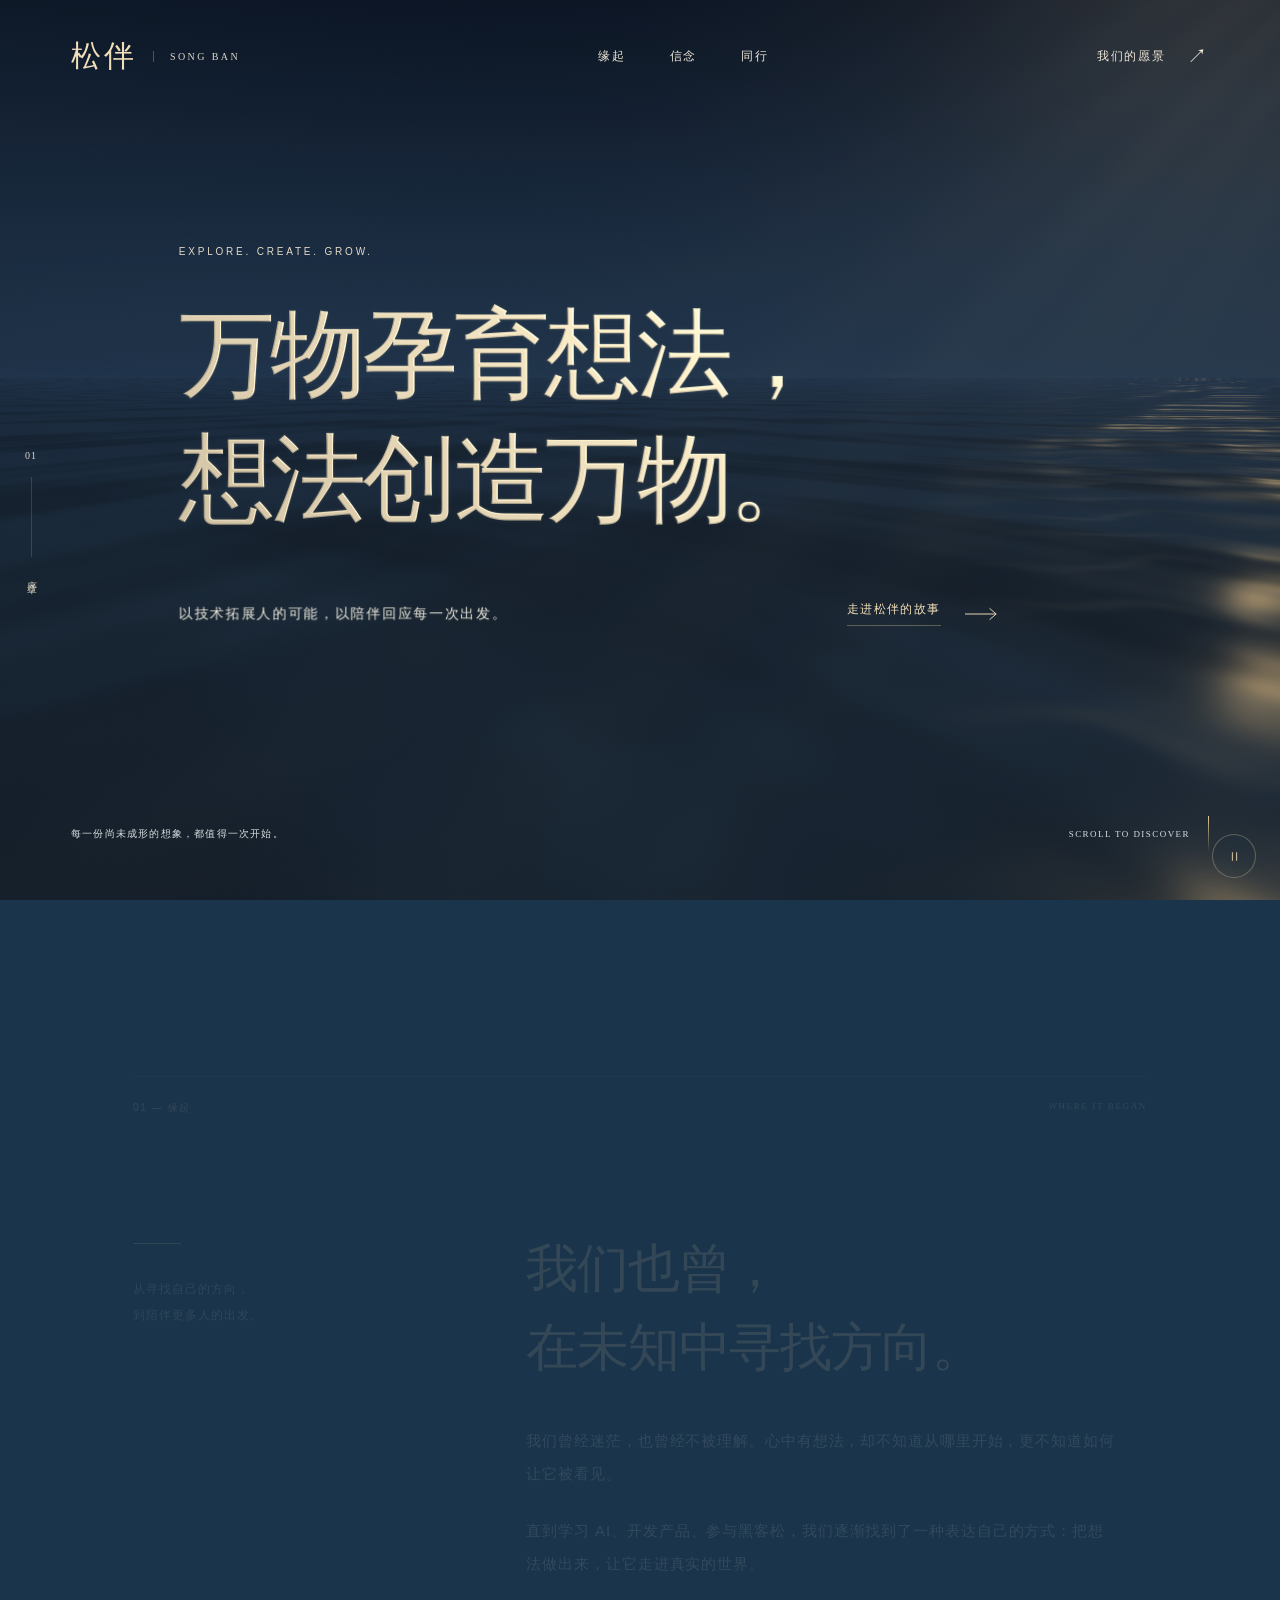
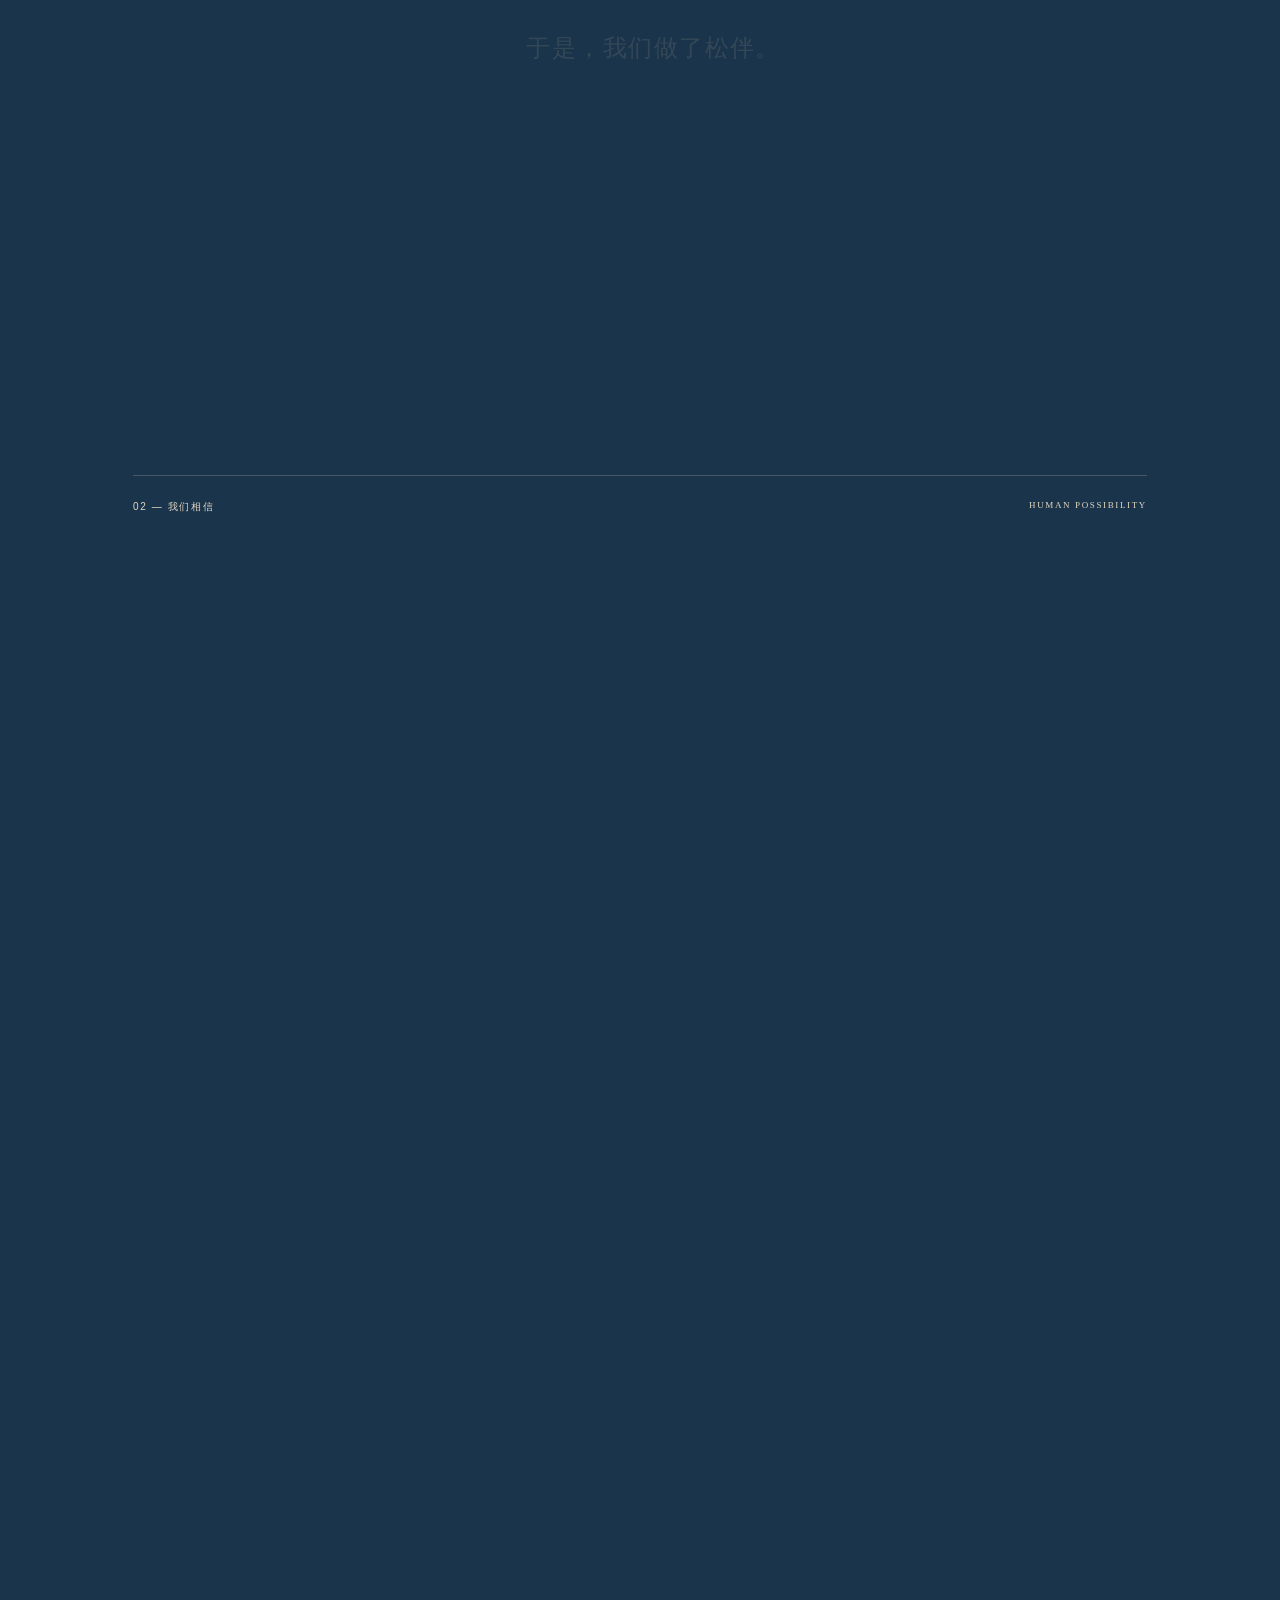
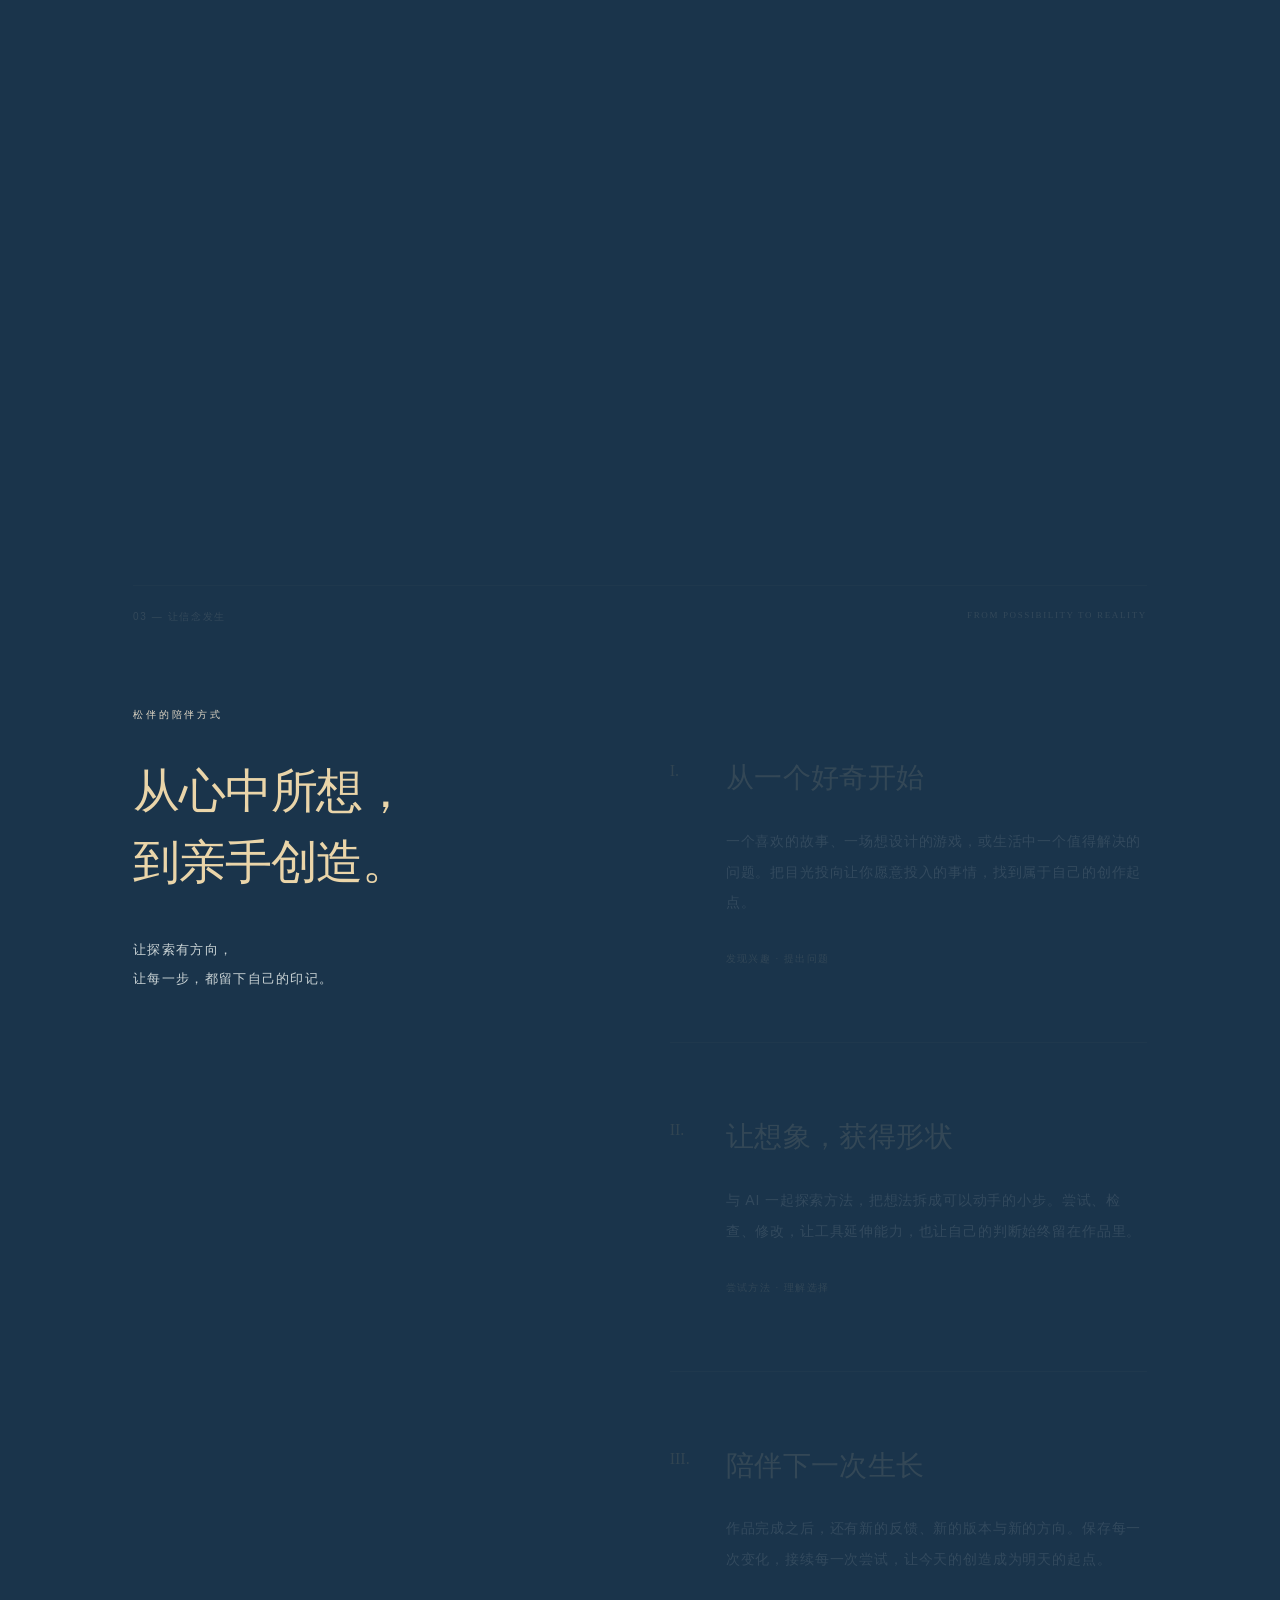
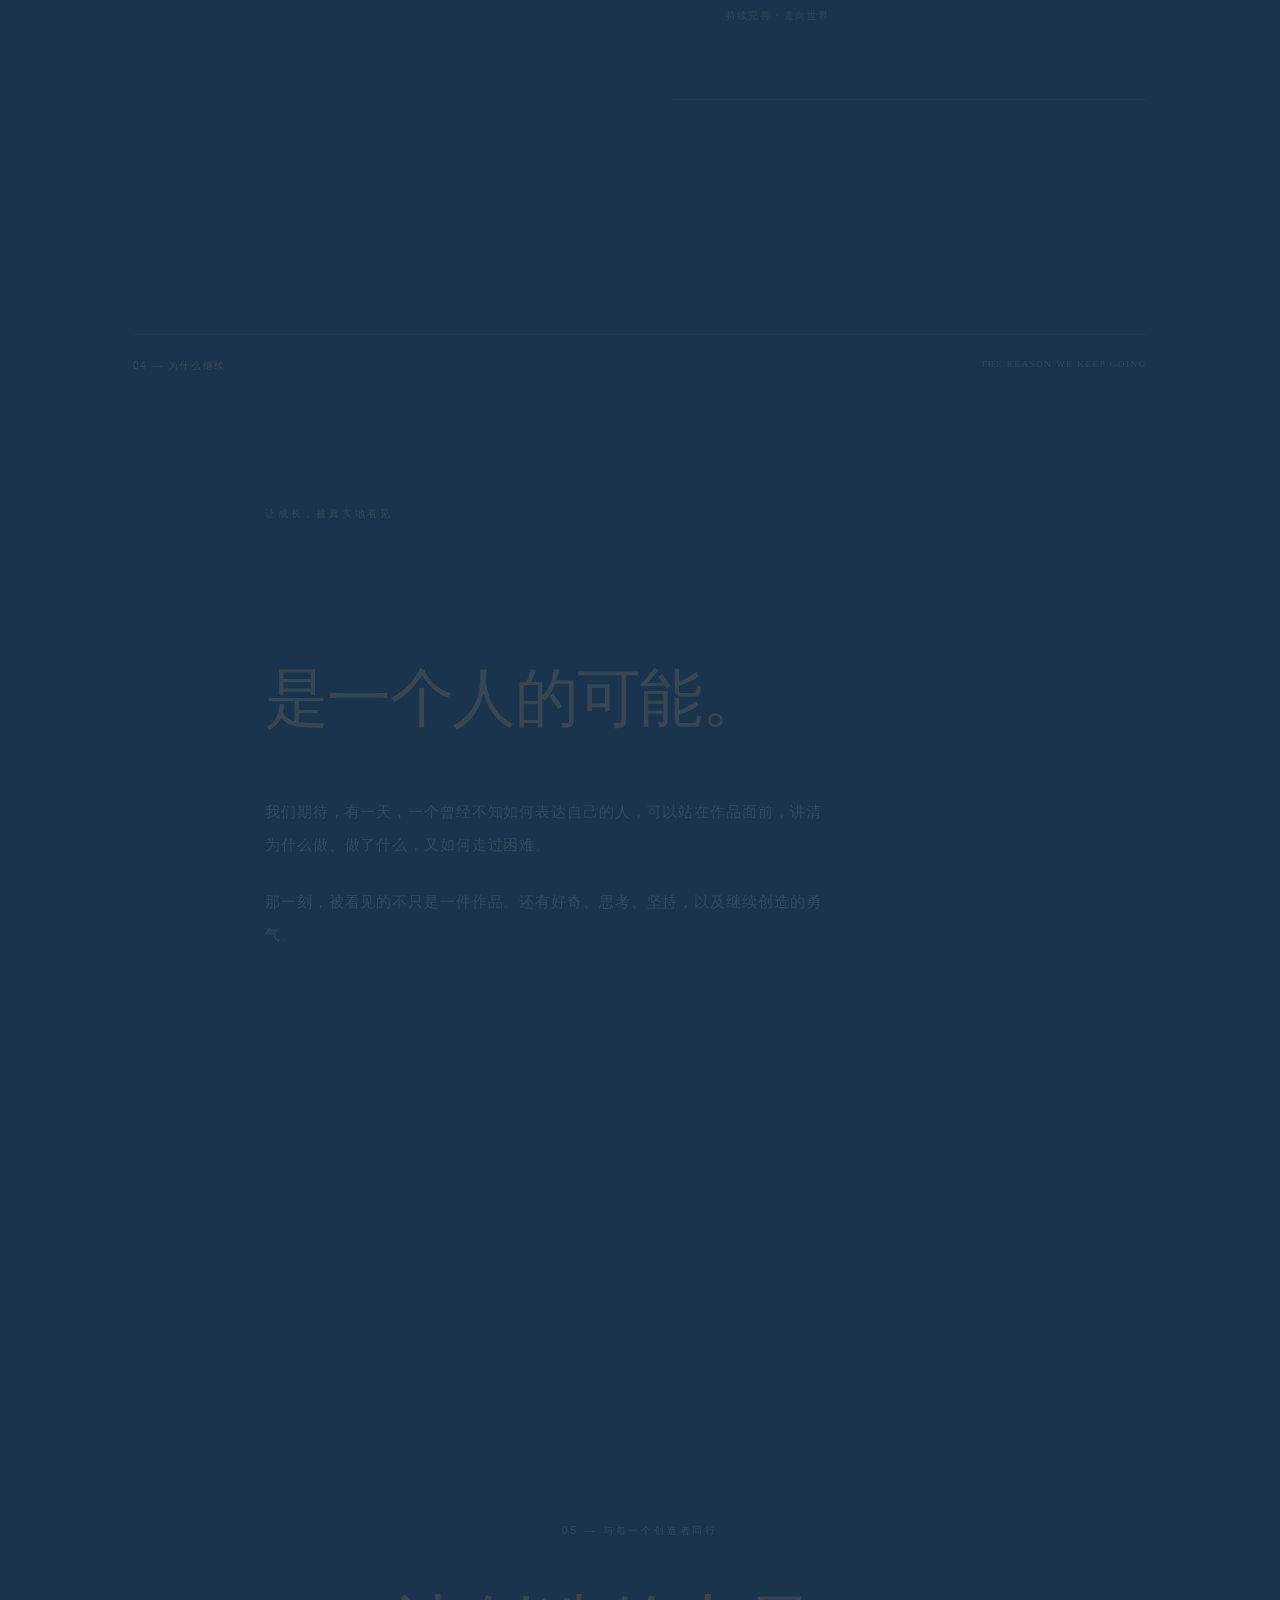
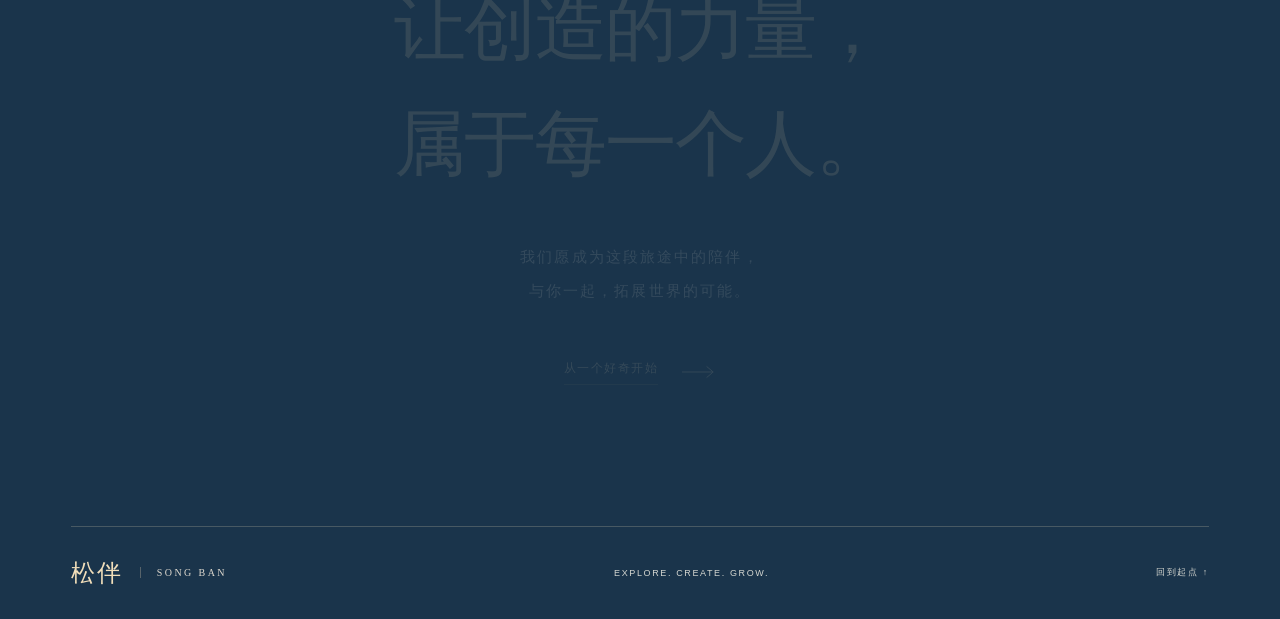
<file: songban/index.html>
<!doctype html>
<html lang="zh-CN">
<head>
  <meta charset="utf-8">
  <meta name="viewport" content="width=device-width, initial-scale=1">
  <meta name="theme-color" content="#142b40">
  <meta name="description" content="松伴，以技术拓展人的可能，以陪伴回应每一次出发。用 AI 探索、创作，让创造的力量属于每一个人。">
  <title>松伴 SONG BAN — 万物孕育想法，想法创造万物</title>
  <link rel="icon" href="data:,">
  <link rel="stylesheet" href="brand.css?v=2">
</head>
<body>
  <a class="skip-link" href="#story">跳到品牌故事</a>
  <div id="ocean" aria-hidden="true"></div>
  <div class="black-veil" aria-hidden="true"></div>
  <div id="letter-light" aria-hidden="true"></div>
  <header class="site-header">
    <a class="wordmark" href="#top" aria-label="松伴，回到首页"><strong>松伴</strong><span>SONG BAN</span></a>
    <nav aria-label="主导航"><a href="#story">缘起</a><a href="#belief">信念</a><a href="#journey">同行</a></nav>
    <a class="header-link" href="#vision">我们的愿景 <span aria-hidden="true">↗</span></a>
  </header>

  <main id="main">
    <section id="top" class="hero chapter" data-chapter="序章">
      <div class="hero-content">
        <p class="eyebrow intro-item">EXPLORE. CREATE. GROW.</p>
        <h1><span class="hero-line intro-item" data-lit>万物孕育想法，</span><span class="hero-line intro-item" data-lit>想法创造万物。</span></h1>
        <div class="hero-bottom intro-item">
          <p class="hero-description" data-lit="soft">以技术拓展人的可能，<br class="mobile-break">以陪伴回应每一次出发。</p>
          <a class="text-link" href="#story"><span>走进松伴的故事</span><svg viewBox="0 0 36 16" aria-hidden="true"><path d="M0 8h33m-7-6 7 6-7 6"/></svg></a>
        </div>
      </div>
      <div class="hero-caption"><span>每一份尚未成形的想象，都值得一次开始。</span><span class="scroll-cue">SCROLL TO DISCOVER <i aria-hidden="true"></i></span></div>
    </section>

    <section id="story" class="story chapter" data-chapter="缘起">
      <div class="section-rule reveal"><span>01 — 缘起</span><span>WHERE IT BEGAN</span></div>
      <div class="story-grid">
        <div class="story-aside reveal"><span class="little-line" aria-hidden="true"></span><p>从寻找自己的方向，<br>到陪伴更多人的出发。</p></div>
        <div class="story-content">
          <h2 class="reveal"><span data-lit>我们也曾，</span><span data-lit>在未知中寻找方向。</span></h2>
          <p class="body-copy reveal" data-lit="soft">我们曾经迷茫，也曾经不被理解。心中有想法，却不知道从哪里开始，更不知道如何让它被看见。</p>
          <p class="body-copy reveal" data-lit="soft">直到学习 AI、开发产品、参与黑客松，我们逐渐找到了一种表达自己的方式：把想法做出来，让它走进真实的世界。</p>
          <p class="story-ending reveal" data-lit>于是，我们做了松伴。</p>
        </div>
      </div>
    </section>

    <section id="belief" class="belief chapter" data-chapter="信念">
      <h2 class="sr-only">我们的信念</h2>
      <div class="belief-stage">
        <div class="section-rule"><span>02 — 我们相信</span><span>HUMAN POSSIBILITY</span></div>
        <div class="belief-copy">
          <p class="belief-line" data-lit>每一份好奇，都蕴藏可能。</p>
          <p class="belief-line" data-lit>每一次创造，都拓宽世界。</p>
          <p class="belief-line" data-lit>每一个人，都可以是起点。</p>
        </div>
        <p class="belief-note" data-lit="soft">技术的意义，是让更多人的想象拥有成为现实的机会。</p>
      </div>
    </section>

    <section id="journey" class="journey chapter" data-chapter="同行">
      <div class="section-rule reveal"><span>03 — 让信念发生</span><span>FROM POSSIBILITY TO REALITY</span></div>
      <div class="journey-grid">
        <div class="journey-heading"><p class="eyebrow">松伴的陪伴方式</p><h2><span data-lit>从心中所想，</span><span data-lit>到亲手创造。</span></h2><p class="small-copy">让探索有方向，<br>让每一步，都留下自己的印记。</p></div>
        <div class="journey-steps">
          <article class="journey-step reveal"><span class="step-index">I.</span><div><h3 data-lit>从一个好奇开始</h3><p class="body-copy" data-lit="soft">一个喜欢的故事、一场想设计的游戏，或生活中一个值得解决的问题。把目光投向让你愿意投入的事情，找到属于自己的创作起点。</p><span class="step-caption">发现兴趣 · 提出问题</span></div></article>
          <article class="journey-step reveal"><span class="step-index">II.</span><div><h3 data-lit>让想象，获得形状</h3><p class="body-copy" data-lit="soft">与 AI 一起探索方法，把想法拆成可以动手的小步。尝试、检查、修改，让工具延伸能力，也让自己的判断始终留在作品里。</p><span class="step-caption">尝试方法 · 理解选择</span></div></article>
          <article class="journey-step reveal"><span class="step-index">III.</span><div><h3 data-lit>陪伴下一次生长</h3><p class="body-copy" data-lit="soft">作品完成之后，还有新的反馈、新的版本与新的方向。保存每一次变化，接续每一次尝试，让今天的创造成为明天的起点。</p><span class="step-caption">持续完善 · 走向世界</span></div></article>
        </div>
      </div>
    </section>

    <section id="purpose" class="purpose chapter" data-chapter="初心">
      <div class="section-rule reveal"><span>04 — 为什么继续</span><span>THE REASON WE KEEP GOING</span></div>
      <div class="purpose-content">
        <p class="eyebrow reveal">让成长，被真实地看见</p>
        <h2 class="reveal"><span data-lit>一件作品的背后，</span><span data-lit>是一个人的可能。</span></h2>
        <p class="body-copy reveal" data-lit="soft">我们期待，有一天，一个曾经不知如何表达自己的人，可以站在作品面前，讲清为什么做、做了什么，又如何走过困难。</p>
        <p class="body-copy reveal" data-lit="soft">那一刻，被看见的不只是一件作品。还有好奇、思考、坚持，以及继续创造的勇气。</p>
      </div>
    </section>

    <section id="vision" class="vision chapter" data-chapter="远方">
      <div class="vision-content">
        <p class="eyebrow reveal">05 — 与每一个创造者同行</p>
        <h2 class="reveal"><span data-lit>让创造的力量，</span><span data-lit>属于每一个人。</span></h2>
        <p class="vision-description reveal" data-lit="soft">我们愿成为这段旅途中的陪伴，<br>与你一起，拓展世界的可能。</p>
        <a class="text-link reveal" href="#journey"><span>从一个好奇开始</span><svg viewBox="0 0 36 16" aria-hidden="true"><path d="M0 8h33m-7-6 7 6-7 6"/></svg></a>
      </div>
      <footer class="site-footer"><a class="wordmark" href="#top"><strong>松伴</strong><span>SONG BAN</span></a><p>EXPLORE. CREATE. GROW.</p><a href="#top">回到起点 ↑</a></footer>
    </section>
  </main>
  <div class="reading-position" aria-hidden="true"><span id="chapter-number">01</span><span class="progress-track"><i id="reading-progress"></i></span><span id="chapter-name">序章</span></div>
  <button id="motion-control" type="button" aria-label="暂停光影" aria-pressed="false" title="暂停光影"><svg class="pause-icon" viewBox="0 0 24 24" fill="none" stroke="currentColor" stroke-width="1.3" aria-hidden="true"><path d="M9 6v12M15 6v12"/></svg><svg class="play-icon" viewBox="0 0 24 24" fill="none" stroke="currentColor" stroke-width="1.3" aria-hidden="true"><path d="m9 6 9 6-9 6Z"/></svg></button>
  <script src="vendor/three.r128.min.js"></script>
  <script src="vendor/gsap.min.js"></script>
  <script src="vendor/ScrollTrigger.min.js"></script>
  <script src="brand-ocean.js?v=3"></script>
  <script src="brand-lit-text.js?v=2"></script>
  <script src="brand.js?v=3"></script>
</body>
</html>
</file>
<file: songban/brand.css>
:root { --gold: #ead5a9; --ivory: #eee7d8; --muted: #c4c9c9; --hairline: rgba(223,211,182,.23); --serif: "Songti SC", "Noto Serif SC", "STSong", "SimSun", serif; --sans: "Microsoft YaHei", "PingFang SC", sans-serif; font-family: var(--sans); color: var(--ivory); background: #1a344b; color-scheme: dark; }
* { box-sizing: border-box; }
.sr-only { position:absolute; width:1px; height:1px; padding:0; margin:-1px; overflow:hidden; clip:rect(0,0,0,0); white-space:nowrap; border:0; }
html { scroll-behavior: smooth; scroll-padding-top: 100px; }
::-webkit-scrollbar { width: 5px; }
::-webkit-scrollbar-track { background: transparent; }
::-webkit-scrollbar-thumb { background: #cdbb9259; border-radius: 5px; }
body { margin: 0; overflow-x: hidden; }
::selection { background: #e7c98977; color: #fff9e9; }
button, a { -webkit-tap-highlight-color: transparent; }
a { color: inherit; text-decoration: none; }
button { font: inherit; }
a:focus-visible, button:focus-visible { outline: 1px solid #ffe5aa; outline-offset: 7px; }
.skip-link { position: fixed; top: 16px; left: 20px; transform: translateY(-160%); z-index: 30; padding: 12px 18px; background: #13293c; }
.skip-link:focus { transform: none; }
#ocean, .black-veil, #letter-light { position: fixed; inset: 0; pointer-events: none; }
#ocean { z-index: 0; background: linear-gradient(#182f43 10%,#456e94 49%,#24435d 70%,#152f43); }
#ocean canvas, #letter-light canvas { display: block; width: 100%; height: 100%; }
.black-veil { z-index: 1; background: rgba(0,0,0,.10); }
#letter-light { z-index: 4; }
main { position: relative; z-index: 2; }
.site-header { position: absolute; top: 0; left: 0; right: 0; z-index: 10; height: 112px; padding: 0 5.55%; display: flex; align-items: center; justify-content: space-between; gap: 32px; }
.wordmark { display: inline-flex; align-items: center; gap: 16px; white-space: nowrap; }
.wordmark strong { font-family: var(--serif); font-size: 30px; font-weight: 400; letter-spacing: .10em; color: #f1deba; }
.wordmark>span { font-family: Georgia, serif; font-size: 10px; letter-spacing: .24em; padding-left: 16px; border-left: 1px solid #d3c3a855; color: #ded9cf; }
.site-header nav { display: flex; gap: 44px; margin-left: 30px; }
.site-header nav a, .header-link { position: relative; font-size: 12px; letter-spacing: .14em; padding: 14px 0; }
.site-header nav a:after { content:""; position:absolute; height:1px; left:0; right:2px; bottom:5px; background:var(--gold); transform:scaleX(0); transform-origin:left; transition:transform .5s; }
.site-header nav a:hover:after { transform:scaleX(1); }
.header-link { display: flex; align-items: center; gap: 22px; }
.header-link span { font-size: 20px; transition: transform .4s; }
.header-link:hover span { transform: translate(3px,-3px); }
.chapter { position: relative; padding: 0 10.4%; }
.hero { min-height: 100svh; display: flex; align-items: center; padding-top: 114px; padding-bottom: 120px; }
.hero-content { width: 100%; padding-left: 4.5%; margin-top: -10px; }
.eyebrow { font-size: 10px; letter-spacing: .28em; line-height: 1.8; color: #e2d9c7; margin: 0 0 32px; font-weight: 400; }
h1,h2,h3,p { margin-top: 0; }
h1,h2,h3 { font-family: var(--serif); font-weight: 400; }
h1 { font-size: clamp(64px,7.5vw,116px); line-height: 1.30; letter-spacing: -.045em; margin: 0 0 44px; color: var(--gold); }
h1 span,h2 span { display:block; }
.hero-bottom { display: flex; align-items: center; justify-content: space-between; max-width: 820px; gap: 32px; }
.hero-description { font-size: 14px; line-height: 1.9; color: #dedfd8; letter-spacing: .12em; margin: 0; }
.mobile-break { display: none; }
.text-link { display: inline-flex; gap: 24px; align-items: center; padding: 15px 0; font-size: 12px; letter-spacing: .12em; white-space: nowrap; color: #f2dfb9; }
.text-link span { border-bottom: 1px solid #c8b48a66; padding-bottom: 7px; }
.text-link svg { width: 34px; height: 16px; fill: none; stroke: currentColor; stroke-width: 1; transition: transform .5s; }
.text-link:hover svg { transform: translateX(7px); }
.hero-caption { position:absolute; bottom:48px; left:5.55%; right:5.55%; display:flex; justify-content:space-between; align-items:center; font-size:10px; letter-spacing:.12em; color:#d8dfdf; }
.scroll-cue { display: flex; align-items: center; gap: 18px; font-family: Georgia,serif; font-size: 9px; letter-spacing: .16em; }
.scroll-cue i { display:block; height:36px; width:1px; background:linear-gradient(#e6ce96,transparent); }
.section-rule { display: flex; justify-content: space-between; padding: 24px 0; border-top: 1px solid var(--hairline); font-size: 10px; letter-spacing: .16em; color: #e1d7c1; }
.section-rule span:last-child { font-family: Georgia,serif; font-size: 9px; letter-spacing: .18em; }
.story { min-height: 125svh; padding-top: 14svh; padding-bottom: 15svh; }
.story-grid { display:grid; grid-template-columns:.8fr 1.7fr; gap:10%; padding-top:10svh; }
.story-aside { padding-top: 14px; font-size: 12px; line-height: 2.2; color: var(--muted); letter-spacing: .08em; }
.little-line { display:block; width:48px; height:1px; background:#d8be86; margin-bottom:32px; }
h2 { font-size:clamp(36px,4.1vw,64px); line-height:1.5; letter-spacing:-.025em; color:var(--gold); margin-bottom:38px; }
.body-copy { max-width: 590px; font-size:15px; line-height:2.2; letter-spacing:.06em; color:#e2e3df; margin-bottom:24px; }
.story-ending { font-family:var(--serif); color:var(--gold); font-size:24px; margin-top:52px; letter-spacing:.06em; }
.belief { min-height:175svh; }
.belief-stage { min-height:100svh; position:sticky; top:0; display:flex; flex-direction:column; justify-content:center; padding:50px 0 70px; }
.belief-stage>.section-rule { width:100%; position:absolute; top:50px; }
.belief-copy { padding:50px 0; }
.belief-line { font-family:var(--serif); color:var(--gold); font-size:clamp(34px,4.55vw,70px); line-height:1.9; letter-spacing:.01em; margin:0; }
.belief-note { font-size:13px; line-height:2; color:#dce0dd; letter-spacing:.1em; margin-top:24px; }
.journey { padding-top:15svh; padding-bottom:16svh; }
.journey-grid { display:grid; grid-template-columns:1fr 1.15fr; gap:12%; padding-top:12svh; align-items:start; }
.journey-heading { position:sticky; top:160px; }
.journey-heading h2 { font-size:clamp(38px,3.7vw,56px); }
.small-copy { font-size:13px; line-height:2.2; letter-spacing:.1em; color:#cbd4d6; }
.journey-step { display:flex; gap:28px; padding:0 0 76px; margin:0 0 72px; border-bottom:1px solid var(--hairline); }
.journey-step:last-child { margin-bottom:0; }
.step-index { font-family:Georgia,serif; font-size:16px; color:#d8bd84; margin-top:6px; min-width:28px; }
h3 { font-size:28px; line-height:1.6; letter-spacing:.015em; color:var(--gold); margin-bottom:25px; }
.journey-step .body-copy { font-size:14px; margin-bottom:30px; }
.step-caption { font-size:10px; letter-spacing:.14em; color:#d3c6a9; }
.purpose { padding-top:10svh; padding-bottom:18svh; min-height:115svh; }
.purpose-content { max-width:750px; margin:12svh auto 0; }
.purpose h2 { font-size:clamp(42px,5vw,76px); margin-bottom:48px; }
.purpose .body-copy { max-width:560px; }
.vision { min-height:110svh; padding-top:16svh; padding-bottom:170px; display:flex; align-items:center; }
.vision-content { width:100%; text-align:center; }
.vision h2 { font-size:clamp(42px,5.6vw,86px); line-height:1.6; margin-bottom:38px; }
.vision-description { font-size:15px; letter-spacing:.14em; line-height:2.3; margin-bottom:36px; }
.site-footer { position:absolute; bottom:30px; left:5.55%; right:5.55%; border-top:1px solid var(--hairline); padding-top:30px; display:flex; align-items:center; justify-content:space-between; gap:24px; }
.site-footer .wordmark strong { font-size:24px; }
.site-footer p,.site-footer>a:last-child { font-size:9px; letter-spacing:.18em; color:#d4d6d0; margin:0; }
.reading-position { position:fixed; left:24px; top:50%; z-index:7; display:flex; flex-direction:column; align-items:center; gap:16px; color:#e1d7c2; pointer-events:none; }
#chapter-number { font-family:Georgia,serif; font-size:10px; letter-spacing:.1em; }
#chapter-name { writing-mode:vertical-rl; font-size:10px; letter-spacing:.3em; }
.progress-track { height:80px; width:1px; background:#d7c9ac30; }
.progress-track i { display:block; height:100%; background:#e6d1a7; transform:scaleY(0); transform-origin:top; }
#motion-control { position:fixed; right:24px; bottom:22px; z-index:10; width:44px; height:44px; border:1px solid #e1d1ad50; color:#ead6ac; border-radius:50%; display:grid; place-items:center; background:#142c4222; cursor:pointer; transition:background .3s; }
#motion-control:hover { background:#142c4280; }
#motion-control svg { width:17px; height:17px; }
#motion-control .play-icon,#motion-control[aria-pressed="true"] .pause-icon { display:none; }
#motion-control[aria-pressed="true"] .play-icon { display:block; }
@media(min-width:1700px) { .chapter { padding-left:max(10.4%,calc((100% - 1440px)/2)); padding-right:max(10.4%,calc((100% - 1440px)/2)); } }
@media(max-width:900px) { .site-header { padding:0 6%; height:96px; } .site-header nav { gap:24px; margin:0; } .header-link { display:none; } .chapter { padding-left:9%; padding-right:8%; } .hero-content { padding-left:0; } .hero-bottom { flex-direction:column; align-items:flex-start; gap:22px; } .hero-description { font-size:13px; } .story-grid { grid-template-columns:1fr 2fr; gap:6%; } .story-aside { font-size:10px; } .journey-grid { gap:7%; } .journey-step { gap:16px; } .reading-position { left:15px; } h3 { font-size:24px; } }
@media(max-width:600px) { html { scroll-padding-top:50px; } .site-header { height:86px; padding:0 24px; gap:16px; } .wordmark { gap:10px; } .wordmark strong { font-size:25px; } .wordmark>span { font-size:8px; padding-left:10px; letter-spacing:.12em; } .site-header nav { gap:20px; } .site-header nav a { font-size:10px; letter-spacing:.04em; } .site-header nav a:last-child { display:none; } .chapter { padding-left:28px; padding-right:28px; } .hero { padding-top:110px; padding-bottom:110px; min-height:100svh; } .hero-content { margin-top:-25px; } .eyebrow { font-size:8px; letter-spacing:.22em; margin-bottom:28px; } h1 { font-size:clamp(36px,9.9vw,58px); line-height:1.6; letter-spacing:-.035em; margin-bottom:30px; } .hero-bottom { gap:24px; } .hero-description { font-size:12px; letter-spacing:.07em; line-height:2.1; } .mobile-break { display:block; } .text-link { font-size:11px; gap:22px; } .hero-caption { left:28px; right:28px; bottom:32px; font-size:8px; line-height:1.9; max-width:260px; } .hero-caption .scroll-cue { display:none; } .reading-position { display:none; } .section-rule { padding:20px 0; font-size:9px; } .section-rule span:last-child { font-size:7px; letter-spacing:.08em; } .story { padding-top:10svh; padding-bottom:13svh; min-height:100svh; } .story-grid { display:block; padding-top:48px; } .story-aside { display:none; } h2 { font-size:clamp(27px,7.3vw,38px); line-height:1.7; margin-bottom:30px; } .body-copy { font-size:13px; line-height:2.2; letter-spacing:.04em; } .story-ending { font-size:21px; margin-top:38px; } .belief { min-height:145svh; } .belief-stage { min-height:100svh; padding-top:80px; } .belief-stage>.section-rule { top:30px; } .belief-copy { padding:30px 0; } .belief-line { font-size:clamp(22px,5.8vw,32px); line-height:2.5; letter-spacing:0; white-space:nowrap; } .belief-note { font-size:11px; line-height:2.3; max-width:260px; letter-spacing:.06em; } .journey { padding-top:10svh; padding-bottom:10svh; } .journey-grid { display:block; padding-top:48px; } .journey-heading { position:static; margin-bottom:64px; } .journey-heading h2 { font-size:36px; } .small-copy { font-size:12px; } .journey-step { padding-bottom:42px; margin-bottom:42px; gap:16px; } h3 { font-size:24px; } .journey-step .body-copy { font-size:13px; } .purpose { min-height:100svh; padding-bottom:13svh; } .purpose-content { margin-top:64px; } .purpose h2 { font-size:32px; margin-bottom:30px; } .vision { min-height:100svh; padding-top:10svh; padding-bottom:180px; } .vision h2 { font-size:30px; line-height:1.9; } .vision-description { font-size:12px; line-height:2.4; letter-spacing:.08em; } .site-footer { left:28px; right:28px; bottom:30px; padding-top:24px; flex-wrap:wrap; gap:24px; } .site-footer p { display:none; } .site-footer>a:last-child { margin-right:46px; font-size:8px; } #motion-control { right:20px; bottom:20px; } }
@media(prefers-reduced-motion:reduce) { html { scroll-behavior:auto; } *,*:before,*:after { transition:none!important; } .belief { min-height:100svh; } .belief-stage { position:relative; } }
</file>
